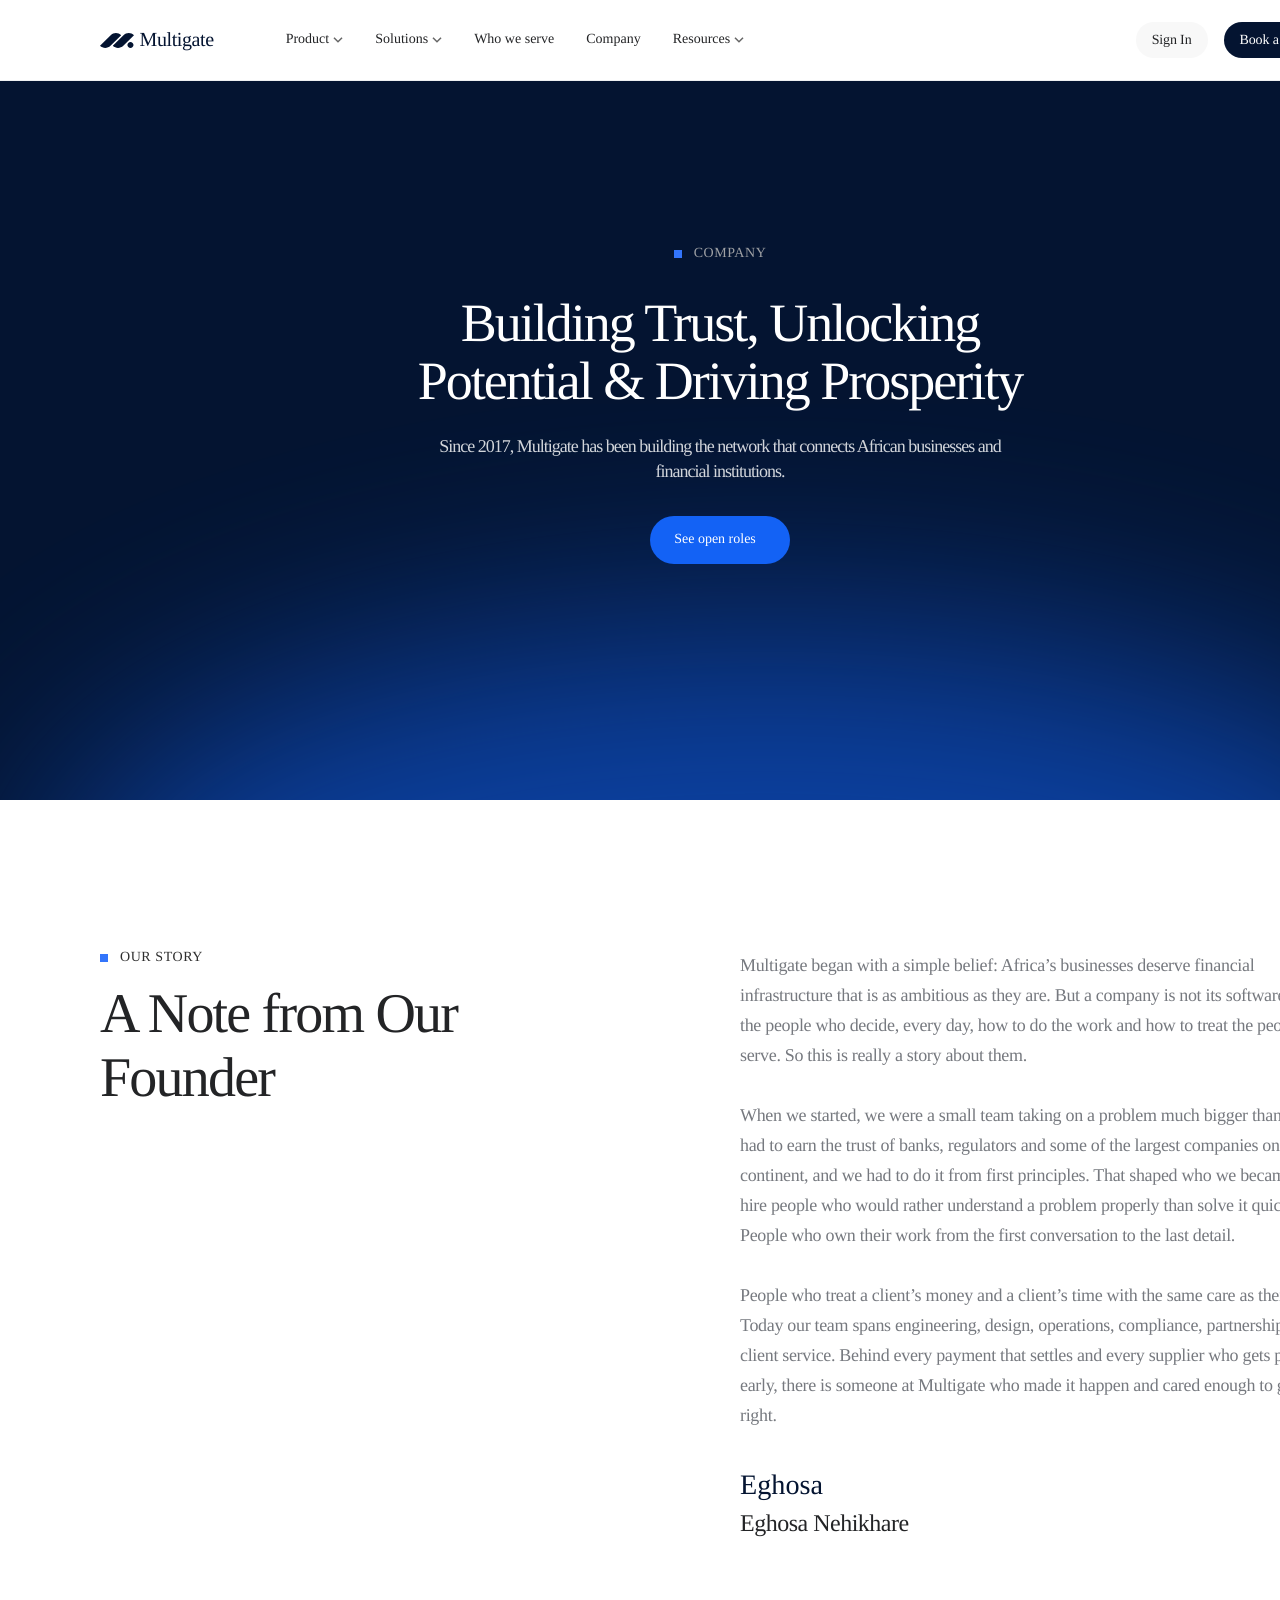
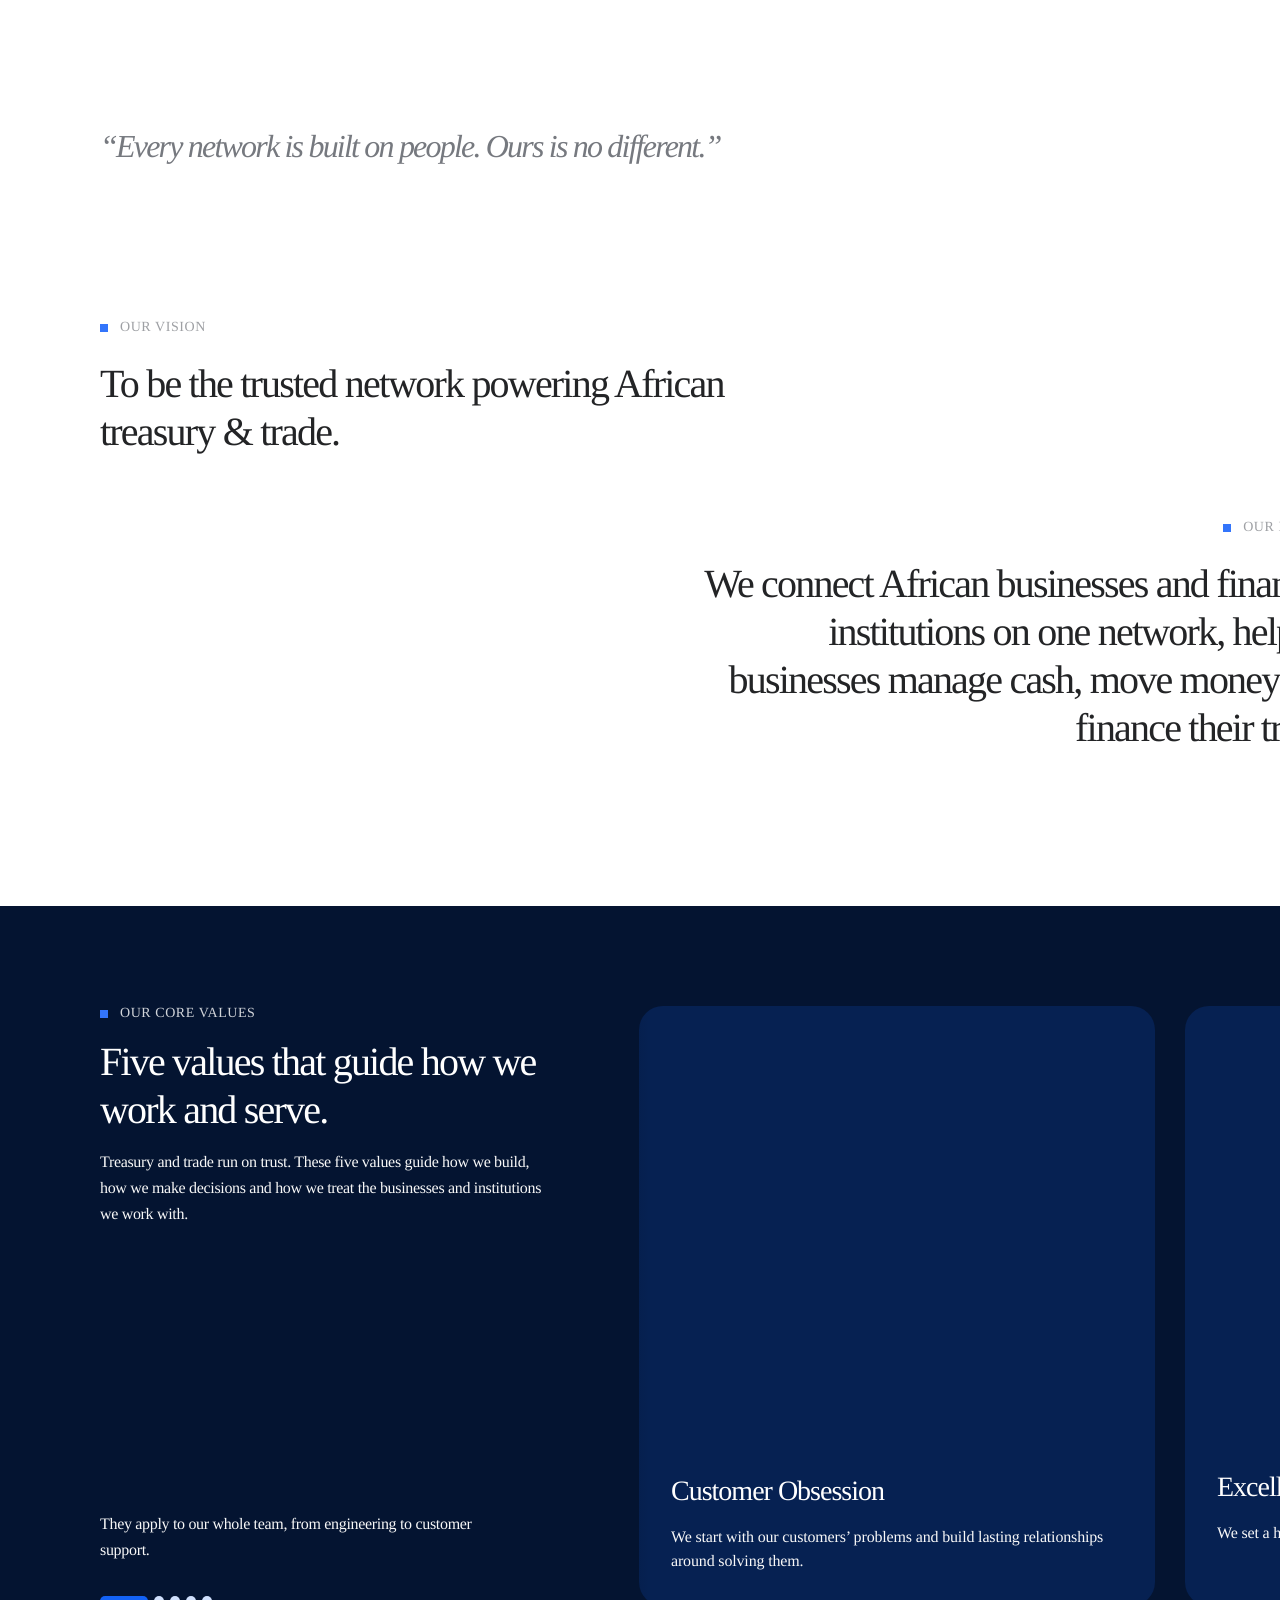
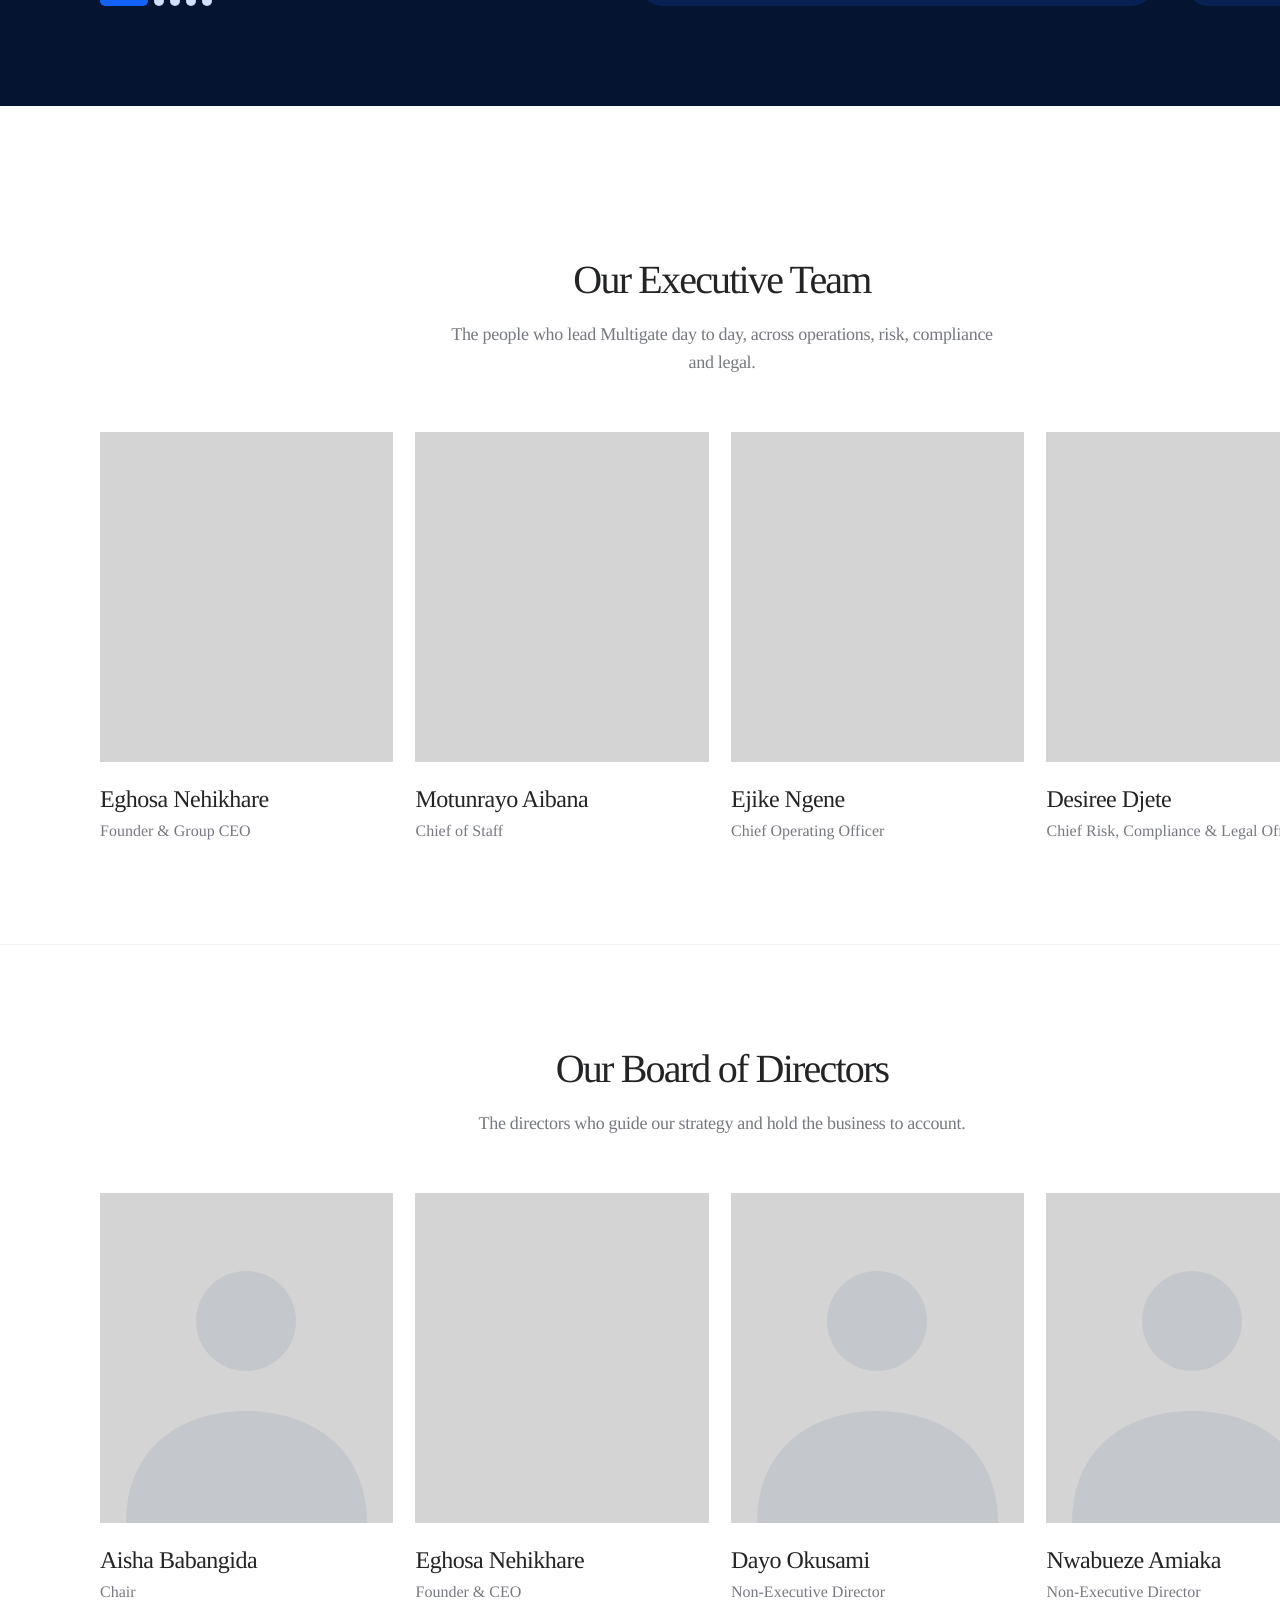
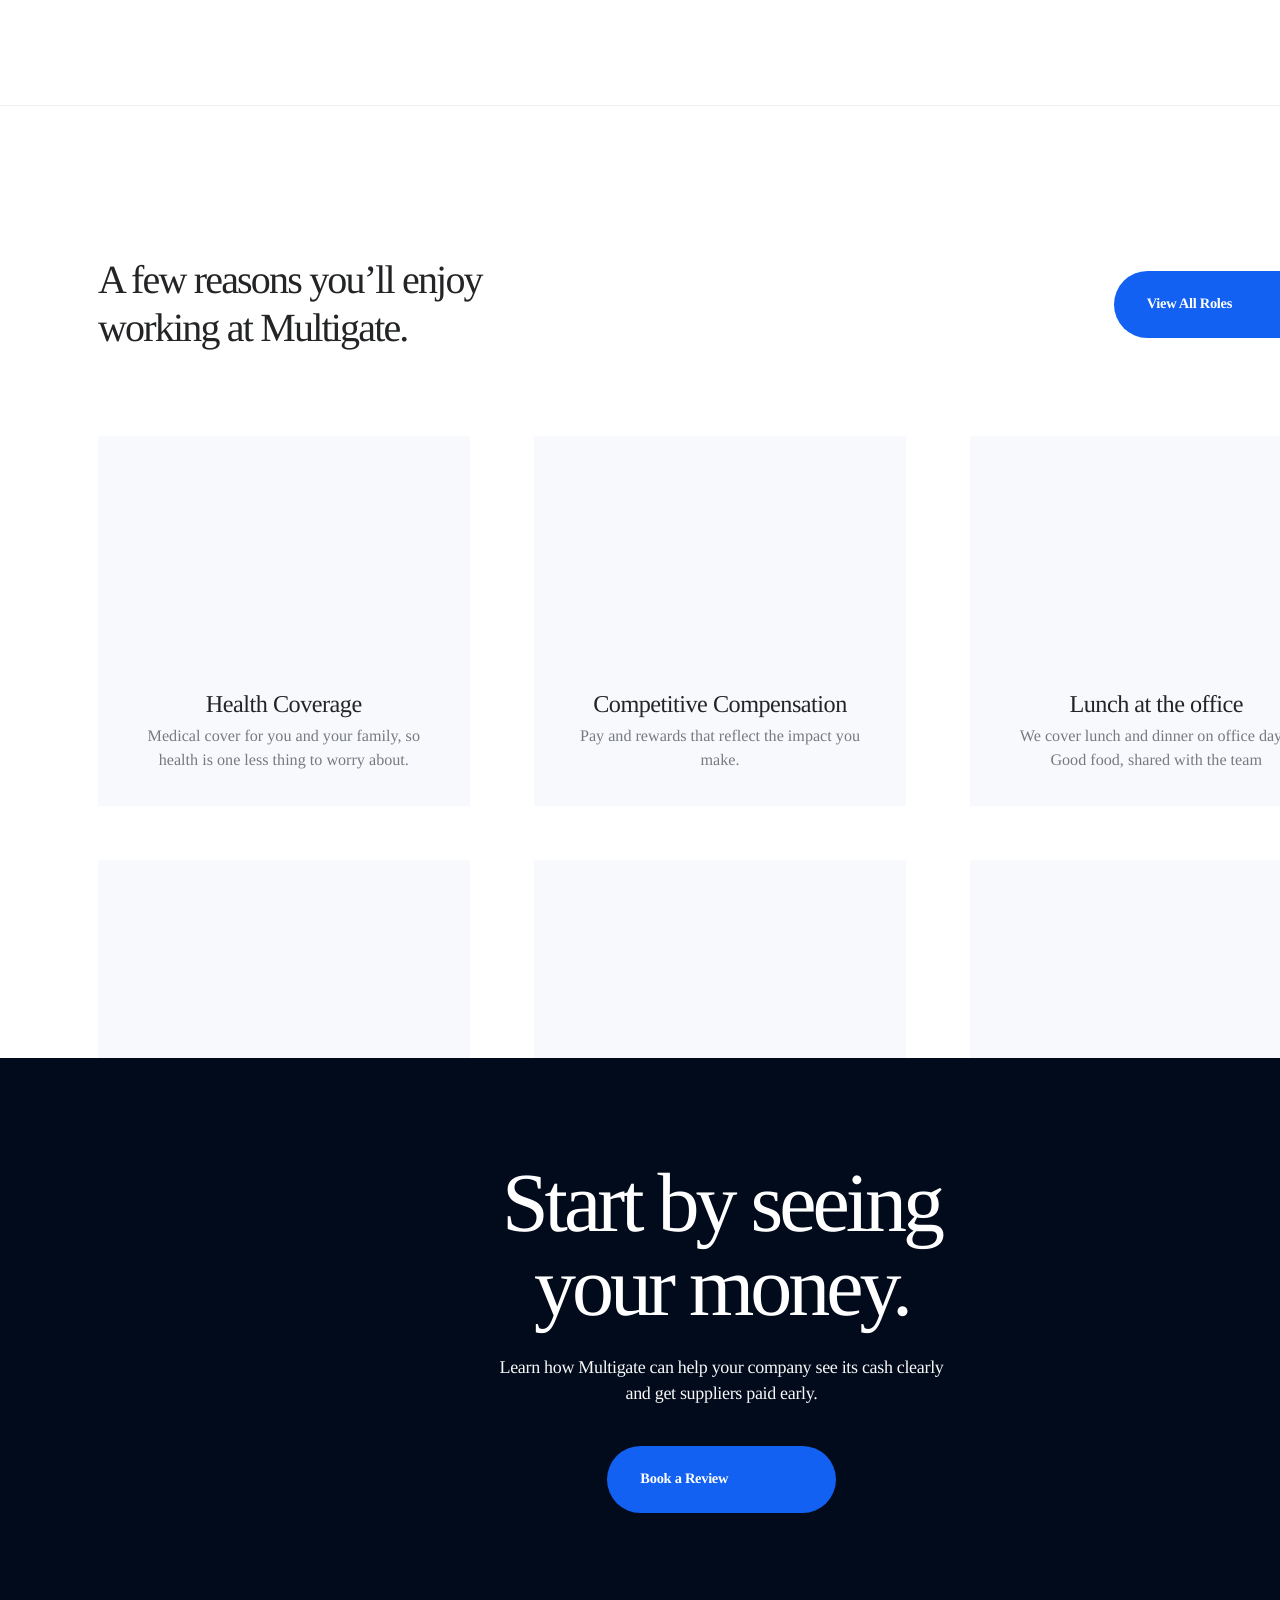
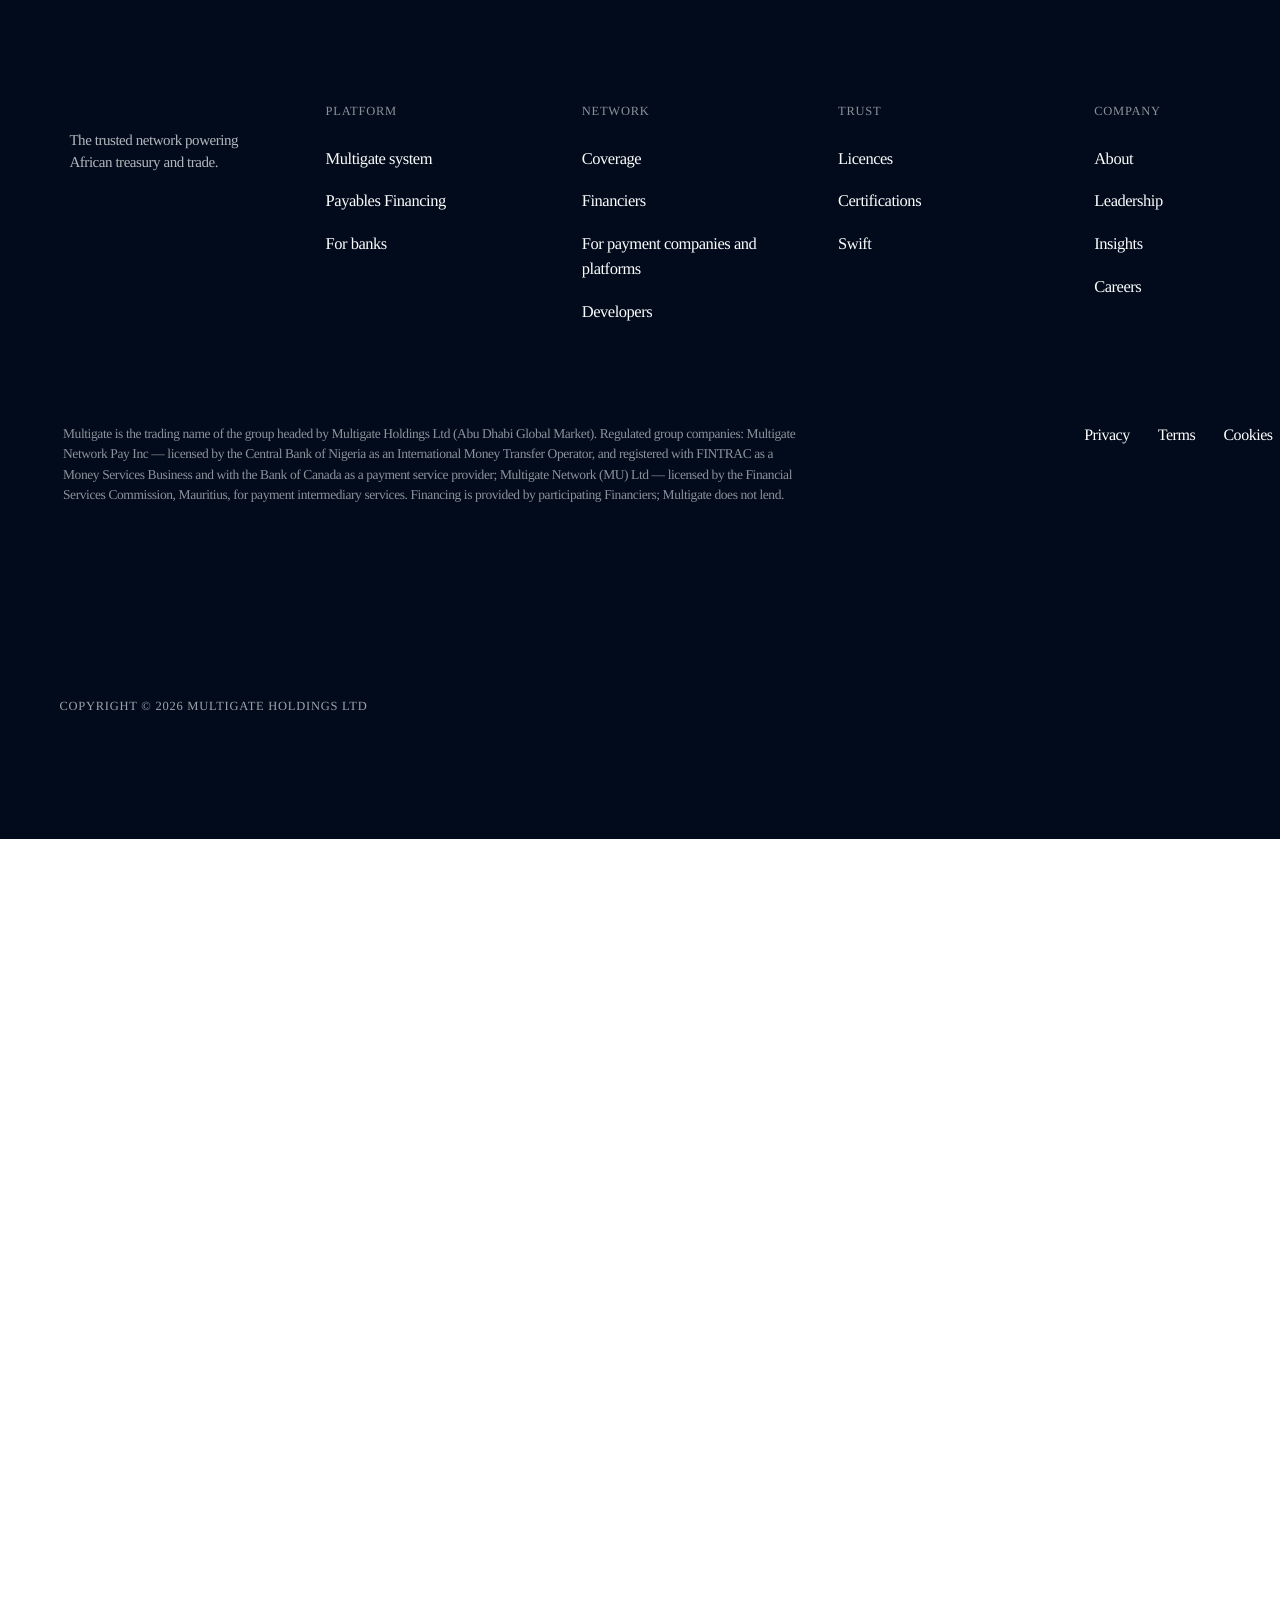
<file: about.html>
<!doctype html>
<html lang="en-GB">
<head>
<meta charset="utf-8">
<meta name="viewport" content="width=device-width, initial-scale=1">
<title>About Multigate | Building trust, unlocking potential</title>
<meta name="description" content="Since 2017, Multigate has been building the network that connects African businesses and financial institutions.">
<link rel="stylesheet" href="assets/pf/fonts.css">
<link rel="stylesheet" href="assets/pf/about.css">
<link rel="stylesheet" href="assets/pf/motion.css">
<link rel="stylesheet" href="assets/pf/mobile.css">
<link rel="stylesheet" href="assets/pf/about-mobile.css">
<script>document.documentElement.classList.add("pf-js")</script>
</head>
<body>
<section id="header" class="pf-sec" style="--h:800px;background:#041431"><div class="pf-in" style="height:800px"><div class="absolute bg-white border-b border-solid border-[#eff0f2] flex items-center justify-between left-0 px-[100px] py-[22px] top-0 w-[1440px] z-10" id="ab-nav">
<div class="flex gap-[40px] items-center shrink-0">
<a href="./" class="flex items-center pr-[16px] py-[8px] shrink-0"><div class="flex gap-[6px] items-center shrink-0"><div class="h-[15px] relative shrink-0 w-[33.5px]"><img alt="" class="absolute block inset-0 size-full" src="assets/pf/about/logo.svg"></div><p class="font-['DM_Sans'] fw-500 leading-none text-[20px] text-[#041431] tracking-[-0.4px] whitespace-nowrap">Multigate</p></div></a>
<div class="flex items-center shrink-0"><div class="flex gap-[4px] items-center px-[16px] py-[8px] relative rounded-[8px] shrink-0"><div class="flex flex-col font-['Inter'] fw-500 justify-center leading-[0] text-[14px] text-[#232426] whitespace-nowrap"><p class="leading-[20px]">Product</p></div><div class="flex flex-col h-[6px] items-start justify-center shrink-0 w-[10px]"><div class="h-[6px] relative shrink-0 w-[10px]"><img alt="" class="absolute block inset-0 size-full" src="assets/pf/about/chev.svg"></div></div></div><div class="flex gap-[4px] items-center px-[16px] py-[8px] relative rounded-[8px] shrink-0"><div class="flex flex-col font-['Inter'] fw-500 justify-center leading-[0] text-[14px] text-[#232426] whitespace-nowrap"><p class="leading-[20px]">Solutions</p></div><div class="flex flex-col h-[6px] items-start justify-center shrink-0 w-[10px]"><div class="h-[6px] relative shrink-0 w-[10px]"><img alt="" class="absolute block inset-0 size-full" src="assets/pf/about/chev.svg"></div></div></div><div class="flex gap-[4px] items-center px-[16px] py-[8px] relative rounded-[8px] shrink-0"><div class="flex flex-col font-['DM_Sans'] fw-500 justify-center leading-[0] text-[14px] text-[#232426] whitespace-nowrap"><p class="leading-[20px]">Who we serve</p></div></div><div class="flex gap-[4px] items-center px-[16px] py-[8px] relative rounded-[8px] shrink-0"><div class="flex flex-col font-['DM_Sans'] fw-500 justify-center leading-[0] text-[14px] text-[#232426] whitespace-nowrap"><p class="leading-[20px]">Company</p></div></div><div class="flex gap-[4px] items-center px-[16px] py-[8px] relative rounded-[8px] shrink-0"><div class="flex flex-col font-['DM_Sans'] fw-500 justify-center leading-[0] text-[14px] text-[#232426] whitespace-nowrap"><p class="leading-[20px]">Resources</p></div><div class="flex flex-col h-[6px] items-start justify-center shrink-0 w-[10px]"><div class="h-[6px] relative shrink-0 w-[10px]"><img alt="" class="absolute block inset-0 size-full" src="assets/pf/about/chev2.svg"></div></div></div></div></div>
<div class="flex gap-[16px] h-[36px] items-center justify-end pl-[62px] shrink-0 w-[250px]">
<a href="#" class="bg-[#f8f8f8] flex h-[36px] items-center justify-center px-[16px] rounded-[200px] shrink-0 font-['Inter'] fw-500 text-[14px] text-[#232426] tracking-[-0.14px] whitespace-nowrap">Sign In</a>
<a href="#" class="bg-[#041431] flex h-[36px] items-center justify-center px-[16px] rounded-[200px] shrink-0 font-['Inter'] fw-500 text-[14px] text-white tracking-[-0.14px] whitespace-nowrap">Book a Review</a></div></div>
<div class="absolute h-[579.6px] left-[43px] top-[627px] w-[1449px]"><div class="absolute inset-[-38.46%_-15.38%]"><img alt="" class="block size-full" src="assets/pf/about/glow-net.svg"></div></div>
<div class="absolute h-[245.215px] left-[331px] top-[734px] w-[713.354px]"><div class="absolute inset-[-59.09%_-20.31%]"><img alt="" class="block size-full" src="assets/pf/about/glow-gro.svg"></div></div>
<div class="absolute flex flex-col gap-[32px] items-center left-[380px] top-[246px] w-[680px]">
<div class="flex flex-col gap-[32px] items-center shrink-0 w-full">
<div class="flex gap-[12px] items-center px-[10px] shrink-0"><div class="bg-[#3375fb] shrink-0 size-[8px]"></div><p class="font-['JetBrains_Mono'] fw-500 leading-[normal] text-[14px] tracking-[0.56px] uppercase whitespace-nowrap text-[#9ea0a4]">Company</p></div>
<div class="flex flex-col gap-[24px] items-center leading-[0] shrink-0 text-center w-full">
<div class="flex flex-col font-['PT_Serif'] fw-400 justify-center min-w-full text-[54px] text-white tracking-[-2px]"><p class="leading-[58px]">Building Trust, Unlocking Potential &amp; Driving Prosperity</p></div>
<div class="flex flex-col font-['DM_Sans'] fw-500 justify-center text-[18px] text-[rgba(255,255,255,0.82)] tracking-[-1px] w-[590px]"><p class="leading-[1.4]">Since 2017, Multigate has been building the network that connects African businesses and financial institutions.</p></div>
</div></div>
<a href="#" class="bg-[#1362f5] flex gap-[12px] items-center justify-center overflow-clip pl-[24px] pr-[16px] py-[16px] rounded-[200px] shrink-0"><p class="font-['DM_Sans'] fw-500 leading-[normal] text-[14px] text-white whitespace-nowrap">See open roles</p><div class="relative shrink-0 size-[6px]"><img alt="" class="absolute block inset-0 size-full" src="assets/pf/about/arrow.svg"></div></a>
</div>
<div class="absolute h-[108px] left-[836px] top-[694px] w-[604px]"><img alt="" class="absolute block inset-0 size-full" src="assets/pf/about/curve.svg"></div>
<div class="absolute bg-white" style="left:1439px;top:694px;width:3200px;height:108px"></div></div></section>
<section id="story" class="pf-sec" style="--h:1706px;background:#fff"><div class="pf-in" style="height:1706px"><div class="absolute left-[100px] top-[150px] w-[1240px] flex flex-col gap-[150px] items-start">
<div class="flex h-[622px] items-start shrink-0 w-full">
<div class="flex flex-[1_0_0] flex-col gap-[16px] items-start min-w-px"><div class="flex gap-[12px] items-center shrink-0"><div class="bg-[#3375fb] shrink-0 size-[8px]"></div><p class="font-['JetBrains_Mono'] fw-500 leading-[normal] text-[14px] tracking-[0.56px] uppercase whitespace-nowrap text-[rgba(0,0,0,0.82)]">Our Story</p></div>
<div class="flex flex-col font-['PT_Serif'] fw-400 justify-center leading-[0] text-[56px] text-[#232426] tracking-[-1.8px] w-[372px]"><p class="leading-[64px]">A Note from Our Founder</p></div></div>
<div class="flex flex-col gap-[40px] items-start shrink-0 w-[600px]">
<div class="flex flex-col font-['DM_Sans'] fw-400 justify-center leading-[0] text-[18px] text-[#76797f] tracking-[-0.32px] w-full whitespace-pre-wrap">
<p class="leading-[30px] mb-0">Multigate began with a simple belief: Africa’s businesses deserve financial infrastructure that is as ambitious as they are. But a company is not its software. It’s the people who decide, every day, how to do the work and how to treat the people we serve. So this is really a story about them.</p><p class="leading-[30px] mb-0">&#8203;</p>
<p class="leading-[30px] mb-0">When we started, we were a small team taking on a problem much bigger than us. We had to earn the trust of banks, regulators and some of the largest companies on the continent, and we had to do it from first principles. That shaped who we became. We hire people who would rather understand a problem properly than solve it quickly. People who own their work from the first conversation to the last detail. </p><p class="leading-[30px] mb-0">&#8203;</p>
<p class="leading-[30px]">People who treat a client’s money and a client’s time with the same care as their own. Today our team spans engineering, design, operations, compliance, partnerships and client service. Behind every payment that settles and every supplier who gets paid early, there is someone at Multigate who made it happen and cared enough to get it right.</p></div>
<div class="flex flex-col gap-[4px] items-start whitespace-nowrap"><p class="font-['Allura'] fw-400 leading-[32px] text-[#041431] text-[28.206px]">Eghosa</p><div class="flex flex-col font-['PT_Serif'] fw-400 justify-center leading-[0] text-[24px] text-[#232426] tracking-[-0.5px]"><p class="leading-[36px]">Eghosa Nehikhare </p></div></div>
</div></div>
<div class="flex flex-col gap-[150px] items-start shrink-0 w-full">
<div class="flex flex-col font-['PT_Serif'] italic fw-400 justify-center leading-[0] text-[32px] text-[#76797f] tracking-[-1.8px] w-full"><p class="leading-[48px]">“Every network is built on people. Ours is no different.”</p></div>
<div class="flex flex-col gap-[64px] items-start shrink-0 w-full">
<div class="flex flex-col gap-[24px] items-start justify-center w-full"><div class="flex gap-[12px] items-center shrink-0"><div class="bg-[#3375fb] shrink-0 size-[8px]"></div><p class="font-['JetBrains_Mono'] fw-500 leading-[normal] text-[14px] tracking-[0.56px] uppercase whitespace-nowrap text-[#9ea0a4]">OUR VISION</p></div>
<div class="flex flex-col font-['PT_Serif'] fw-400 justify-center leading-[0] text-[40px] text-[#232426] tracking-[-1.8px] w-[652px]"><p class="leading-[48px]">To be the trusted network powering African treasury &amp; trade.</p></div></div>
<div class="flex flex-col gap-[24px] items-end justify-center w-full"><div class="flex gap-[12px] items-center shrink-0"><div class="bg-[#3375fb] shrink-0 size-[8px]"></div><p class="font-['JetBrains_Mono'] fw-500 leading-[normal] text-[14px] tracking-[0.56px] uppercase whitespace-nowrap text-[#9ea0a4]">OUR MISSION</p></div>
<div class="flex flex-col font-['PT_Serif'] fw-400 justify-center leading-[0] text-[40px] text-[#232426] text-right tracking-[-1.8px] w-[652px]"><p class="leading-[48px]">We connect African businesses and financial institutions on one network, helping businesses manage cash, move money and finance their trade.</p></div></div>
</div></div></div></div></section>
<section id="values" class="pf-sec" style="--h:800px;background:#041431"><div class="pf-in" style="height:800px"><div class="absolute left-[100px] top-[100px] w-[1340px] h-[600px] flex gap-[80px] items-center">
<div class="flex flex-col gap-[32px] items-start shrink-0 w-[459px] relative z-[3] pf-vl">
<div class="flex flex-col h-[558px] items-start justify-between shrink-0 w-full">
<div class="flex flex-col gap-[16px] items-start shrink-0 w-full"><div class="flex gap-[12px] items-center shrink-0"><div class="bg-[#3375fb] shrink-0 size-[8px]"></div><p class="font-['JetBrains_Mono'] fw-500 leading-[normal] text-[14px] tracking-[0.56px] uppercase whitespace-nowrap text-[rgba(255,255,255,0.82)]">Our core values</p></div>
<div class="flex flex-col font-['PT_Serif'] fw-400 justify-center leading-[0] text-[40px] text-white tracking-[-1.8px] w-[458px]"><p class="leading-[48px]">Five values that guide how we work and serve.</p></div>
<div class="flex flex-col font-['Inter'] fw-400 justify-center leading-[0] text-[16px] text-[#f8f8f8] tracking-[-0.32px] w-[458px]"><p class="leading-[26px]">Treasury and trade run on trust. These five values guide how we build, how we make decisions and how we treat the businesses and institutions we work with.</p></div></div>
<div class="flex flex-col items-start shrink-0 w-[458px]"><div class="flex flex-col font-['DM_Sans'] fw-400 justify-center leading-[0] text-[16px] text-[#f8f8f8] tracking-[-0.32px] w-[419px]"><p class="leading-[26px]">They apply to our whole team, from engineering to customer support.</p></div></div></div>
<div class="flex gap-[6px] items-center shrink-0 pf-vd"><div class="bg-[#1362f5] h-[10px] rounded-[900px] shrink-0 w-[48px]"></div><div class="bg-[#d0e0fd] rounded-[900px] shrink-0 size-[10px]"></div><div class="bg-[#d0e0fd] rounded-[900px] shrink-0 size-[10px]"></div><div class="bg-[#d0e0fd] rounded-[900px] shrink-0 size-[10px]"></div><div class="bg-[#d0e0fd] rounded-[900px] shrink-0 size-[10px]"></div></div></div>
<div class="flex gap-[30px] items-center shrink-0 pf-vt"><div class="bg-[#062152] h-[600px] overflow-clip relative rounded-[24px] shrink-0 w-[516px] pf-vc">
<div class="absolute bottom-0 flex flex-col gap-[16px] h-[132px] items-start left-0 pb-[32px] px-[32px] right-0">
<div class="flex flex-col font-['PT_Serif'] fw-400 justify-center leading-[0] text-[28px] text-white tracking-[-1px] w-full"><p class="leading-[36px] whitespace-nowrap">Customer Obsession</p></div>
<div class="flex flex-col font-['DM_Sans'] fw-400 justify-center leading-[0] text-[16px] text-[#f8f8f8] tracking-[-0.16px] w-full"><p class="leading-[24px]">We start with our customers’ problems and build lasting relationships around solving them.</p></div></div>
<div class="absolute inset-[16%_25.78%_42.81%_25.78%]"><div class="absolute inset-[-0.2%]"><img alt="" class="block size-full" src="assets/pf/about/v-customer.svg"></div></div></div><div class="bg-[#062152] h-[600px] overflow-clip relative rounded-[24px] shrink-0 w-[516px] pf-vc">
<div class="absolute bottom-0 flex flex-col gap-[16px] h-[136px] items-start left-0 pb-[32px] px-[32px] right-0">
<div class="flex flex-col font-['PT_Serif'] fw-400 justify-center leading-[0] text-[28px] text-white tracking-[-1px] w-full"><p class="leading-[36px] whitespace-nowrap">Excellence</p></div>
<div class="flex flex-col font-['DM_Sans'] fw-400 justify-center leading-[0] text-[16px] text-[#f8f8f8] tracking-[-0.16px] w-full"><p class="leading-[24px]">We set a high standard for our work and keep raising it.</p></div></div>
<div class="absolute left-[83px] overflow-clip size-[350px] top-[56px]"><div class="absolute inset-[9.67%_22.67%_7.95%_17.95%]"><div class="absolute inset-[-0.15%_-0.21%]"><img alt="" class="block size-full" src="assets/pf/about/v-excellence.svg"></div></div></div></div><div class="bg-[#062152] h-[600px] overflow-clip relative rounded-[24px] shrink-0 w-[516px] pf-vc">
<div class="absolute bottom-0 flex flex-col gap-[16px] items-start left-0 pb-[32px] px-[32px] right-0">
<div class="flex flex-col font-['PT_Serif'] fw-400 justify-center leading-[0] text-[28px] text-white tracking-[-1px] w-full"><p class="leading-[36px] whitespace-nowrap">Agility &amp; Innovation</p></div>
<div class="flex flex-col font-['DM_Sans'] fw-400 justify-center leading-[0] text-[16px] text-[#f8f8f8] tracking-[-0.16px] w-full"><p class="leading-[24px]">We adapt quickly and bring fresh ideas to hard problems, without losing precision.</p></div></div>
<div class="absolute left-[83px] overflow-clip size-[350px] top-[59px]"><div class="absolute inset-[9.42%_19.98%_7.1%_19.98%]"><div class="absolute inset-[-0.15%_-0.21%]"><img alt="" class="block size-full" src="assets/pf/about/v-agility.svg"></div></div></div></div><div class="bg-[#062152] h-[600px] overflow-clip relative rounded-[24px] shrink-0 w-[516px] pf-vc">
<div class="absolute bottom-0 flex flex-col gap-[16px] h-[132px] items-start left-0 pb-[32px] px-[32px] right-0">
<div class="flex flex-col font-['PT_Serif'] fw-400 justify-center leading-[0] text-[28px] text-white tracking-[-1px] w-full"><p class="leading-[36px] whitespace-nowrap">Trust &amp; Accountability</p></div>
<div class="flex flex-col font-['DM_Sans'] fw-400 justify-center leading-[0] text-[16px] text-[#f8f8f8] tracking-[-0.16px] w-full"><p class="leading-[24px]">We do what we say, act with integrity and own the outcome.</p></div></div>
<div class="absolute left-[108px] overflow-clip size-[300px] top-[85px]"><div class="absolute inset-[3.45%_10.85%_2.23%_1.48%]"><div class="absolute inset-[-0.13%_-0.14%]"><img alt="" class="block size-full" src="assets/pf/about/v-trust.svg"></div></div></div></div><div class="bg-[#062152] h-[600px] overflow-clip relative rounded-[24px] shrink-0 w-[516px] pf-vc">
<div class="absolute bottom-0 flex flex-col gap-[16px] items-start left-0 pb-[32px] px-[32px] right-0">
<div class="flex flex-col font-['PT_Serif'] fw-400 justify-center leading-[0] text-[28px] text-white tracking-[-1px] w-full"><p class="leading-[36px] whitespace-nowrap">Empowerment &amp; Ownership</p></div>
<div class="flex flex-col font-['DM_Sans'] fw-400 justify-center leading-[0] text-[16px] text-[#f8f8f8] tracking-[-0.16px] w-full"><p class="leading-[24px]">Our team members lead in their own areas and take ownership of the results.</p></div></div>
<div class="absolute left-[108px] overflow-clip size-[300px] top-[82px]"><div class="absolute inset-[7.23%_5.58%_-0.1%_9.23%]"><div class="absolute inset-[-0.13%_-0.15%]"><img alt="" class="block size-full" src="assets/pf/about/v-empower.svg"></div></div></div></div></div></div></div></section>
<section id="crew" class="pf-sec" style="--h:2552px;background:#fff"><div class="pf-in" style="height:2552px"><div class="absolute left-[100px] top-[150px] w-[1244px] flex flex-col gap-[150px] items-start pf-crewflow"><div class="relative w-[1244px] flex flex-col gap-[100px] items-center shrink-0 pf-team">
<div class="flex flex-col gap-[56px] items-center shrink-0 w-full pf-grp"><div class="flex flex-col gap-[16px] items-center text-center w-full"><p class="font-['PT_Serif'] fw-400 text-[40px] leading-[48px] text-[#232426] tracking-[-1.8px]">Our Executive Team</p><p class="font-['DM_Sans'] fw-400 text-[18px] leading-[28px] text-[#76797f] tracking-[-0.3px] max-w-[560px]">The people who lead Multigate day to day, across operations, risk, compliance and legal.</p></div>
<div class="flex gap-[22px] items-start shrink-0 w-full pf-leads"><div class="flex flex-col gap-[20px] items-start shrink-0 w-[293.491px]"><div class="bg-[#d4d4d4] h-[330.178px] overflow-clip relative shrink-0 w-full">
<div class="absolute h-[155.31px] left-[46.96px] top-[55.76px] w-[178.296px]"><div class="absolute inset-[-80%_-69.69%]"><img alt="" class="block size-full" src="assets/pf/about/ellipse.svg"></div></div>
<div class="absolute h-[526.083px] right-[-63.44px] top-0 w-[420.764px]"><img alt="Eghosa Nehikhare" class="absolute inset-0 object-cover pointer-events-none size-full" src="assets/pf/about/ceo.webp"></div></div>
<div class="flex flex-col gap-[2px] items-start whitespace-nowrap"><div class="flex flex-col font-['PT_Serif'] fw-400 justify-center leading-[0] text-[24px] text-[#232426] tracking-[-0.5px]"><p class="leading-[36px]">Eghosa Nehikhare</p></div>
<p class="font-['DM_Sans'] fw-400 leading-[24px] text-[16px] text-[#76797f]">Founder &amp; Group CEO</p></div></div><div class="flex flex-col gap-[20px] items-start shrink-0 w-[293.491px]"><div class="bg-[#d4d4d4] h-[330.178px] overflow-clip relative shrink-0 w-full">
<div class="absolute h-[155.31px] left-[46.96px] top-[55.76px] w-[178.296px]"><div class="absolute inset-[-80%_-69.69%]"><img alt="" class="block size-full" src="assets/pf/about/ellipse.svg"></div></div>
<div class="absolute h-[459.078px] right-[-14.67px] top-[-10.27px] w-[323.574px]"><img alt="Motunrayo Aibana" class="absolute inset-0 object-cover pointer-events-none size-full" src="assets/pf/about/cos.webp"></div></div>
<div class="flex flex-col gap-[2px] items-start whitespace-nowrap"><div class="flex flex-col font-['PT_Serif'] fw-400 justify-center leading-[0] text-[24px] text-[#232426] tracking-[-0.5px]"><p class="leading-[36px]">Motunrayo Aibana</p></div>
<p class="font-['DM_Sans'] fw-400 leading-[24px] text-[16px] text-[#76797f]">Chief of Staff</p></div></div><div class="flex flex-col gap-[20px] items-start shrink-0 w-[293.491px]"><div class="bg-[#d4d4d4] h-[330.178px] overflow-clip relative shrink-0 w-full">
<div class="absolute h-[155.31px] left-[46.96px] top-[55.76px] w-[178.296px]"><div class="absolute inset-[-80%_-69.69%]"><img alt="" class="block size-full" src="assets/pf/about/ellipse.svg"></div></div>
<div class="absolute h-[313.577px] right-[-19.59px] top-[16.88px] w-[318.223px]"><img alt="Ejike Ngene" class="absolute inset-0 object-cover pointer-events-none size-full" src="assets/pf/about/coo.webp"></div></div>
<div class="flex flex-col gap-[2px] items-start whitespace-nowrap"><div class="flex flex-col font-['PT_Serif'] fw-400 justify-center leading-[0] text-[24px] text-[#232426] tracking-[-0.5px]"><p class="leading-[36px]">Ejike Ngene</p></div>
<p class="font-['DM_Sans'] fw-400 leading-[24px] text-[16px] text-[#76797f]">Chief Operating Officer</p></div></div><div class="flex flex-col gap-[20px] items-start shrink-0 w-[293.491px]"><div class="bg-[#d4d4d4] h-[330.178px] overflow-clip relative shrink-0 w-full">
<div class="absolute h-[155.31px] left-[46.96px] top-[55.76px] w-[178.296px]"><div class="absolute inset-[-80%_-69.69%]"><img alt="" class="block size-full" src="assets/pf/about/ellipse.svg"></div></div>
<div class="absolute h-[393.941px] right-0 rounded-[10.277px] top-[-8.07px] w-[276.615px]"><img alt="Desiree Djete" class="absolute inset-0 object-cover pointer-events-none size-full" src="assets/pf/about/cro.webp"></div></div>
<div class="flex flex-col gap-[2px] items-start whitespace-nowrap"><div class="flex flex-col font-['PT_Serif'] fw-400 justify-center leading-[0] text-[24px] text-[#232426] tracking-[-0.5px]"><p class="leading-[36px]">Desiree Djete</p></div>
<p class="font-['DM_Sans'] fw-400 leading-[24px] text-[16px] text-[#76797f]">Chief Risk, Compliance &amp; Legal Officer</p></div></div></div></div>
<div class="h-px bg-[#eff0f2] shrink-0 pf-hr" style="width:3200px"></div>
<div class="flex flex-col gap-[56px] items-center shrink-0 w-full pf-grp"><div class="flex flex-col gap-[16px] items-center text-center w-full"><p class="font-['PT_Serif'] fw-400 text-[40px] leading-[48px] text-[#232426] tracking-[-1.8px]">Our Board of Directors</p><p class="font-['DM_Sans'] fw-400 text-[18px] leading-[28px] text-[#76797f] tracking-[-0.3px] max-w-[560px]">The directors who guide our strategy and hold the business to account.</p></div>
<div class="flex gap-[22px] items-start shrink-0 w-full pf-board"><div class="flex flex-col gap-[20px] items-start shrink-0 w-[293.491px]"><div class="bg-[#d4d4d4] h-[330.178px] overflow-clip relative shrink-0 w-full">
<div class="absolute h-[155.31px] left-[46.96px] top-[55.76px] w-[178.296px]"><div class="absolute inset-[-80%_-69.69%]"><img alt="" class="block size-full" src="assets/pf/about/ellipse.svg"></div></div><svg class="absolute inset-0 size-full" viewBox="0 0 293.491 330.178" preserveAspectRatio="xMidYMid slice"><circle cx="146" cy="128" r="50" fill="#c4c7cc"/><path d="M26 330.178C26 252 84 218 146 218C208 218 267 252 267 330.178Z" fill="#c4c7cc"/></svg></div>
<div class="flex flex-col gap-[2px] items-start whitespace-nowrap"><div class="flex flex-col font-['PT_Serif'] fw-400 justify-center leading-[0] text-[24px] text-[#232426] tracking-[-0.5px]"><p class="leading-[36px]">Aisha Babangida</p></div>
<p class="font-['DM_Sans'] fw-400 leading-[24px] text-[16px] text-[#76797f]">Chair</p></div></div><div class="flex flex-col gap-[20px] items-start shrink-0 w-[293.491px]"><div class="bg-[#d4d4d4] h-[330.178px] overflow-clip relative shrink-0 w-full">
<div class="absolute h-[155.31px] left-[46.96px] top-[55.76px] w-[178.296px]"><div class="absolute inset-[-80%_-69.69%]"><img alt="" class="block size-full" src="assets/pf/about/ellipse.svg"></div></div>
<div class="absolute h-[526.083px] right-[-63.44px] top-0 w-[420.764px]"><img alt="Eghosa Nehikhare" class="absolute inset-0 object-cover pointer-events-none size-full" src="assets/pf/about/ceo.webp"></div></div>
<div class="flex flex-col gap-[2px] items-start whitespace-nowrap"><div class="flex flex-col font-['PT_Serif'] fw-400 justify-center leading-[0] text-[24px] text-[#232426] tracking-[-0.5px]"><p class="leading-[36px]">Eghosa Nehikhare</p></div>
<p class="font-['DM_Sans'] fw-400 leading-[24px] text-[16px] text-[#76797f]">Founder &amp; CEO</p></div></div><div class="flex flex-col gap-[20px] items-start shrink-0 w-[293.491px]"><div class="bg-[#d4d4d4] h-[330.178px] overflow-clip relative shrink-0 w-full">
<div class="absolute h-[155.31px] left-[46.96px] top-[55.76px] w-[178.296px]"><div class="absolute inset-[-80%_-69.69%]"><img alt="" class="block size-full" src="assets/pf/about/ellipse.svg"></div></div><svg class="absolute inset-0 size-full" viewBox="0 0 293.491 330.178" preserveAspectRatio="xMidYMid slice"><circle cx="146" cy="128" r="50" fill="#c4c7cc"/><path d="M26 330.178C26 252 84 218 146 218C208 218 267 252 267 330.178Z" fill="#c4c7cc"/></svg></div>
<div class="flex flex-col gap-[2px] items-start whitespace-nowrap"><div class="flex flex-col font-['PT_Serif'] fw-400 justify-center leading-[0] text-[24px] text-[#232426] tracking-[-0.5px]"><p class="leading-[36px]">Dayo Okusami</p></div>
<p class="font-['DM_Sans'] fw-400 leading-[24px] text-[16px] text-[#76797f]">Non-Executive Director</p></div></div><div class="flex flex-col gap-[20px] items-start shrink-0 w-[293.491px]"><div class="bg-[#d4d4d4] h-[330.178px] overflow-clip relative shrink-0 w-full">
<div class="absolute h-[155.31px] left-[46.96px] top-[55.76px] w-[178.296px]"><div class="absolute inset-[-80%_-69.69%]"><img alt="" class="block size-full" src="assets/pf/about/ellipse.svg"></div></div><svg class="absolute inset-0 size-full" viewBox="0 0 293.491 330.178" preserveAspectRatio="xMidYMid slice"><circle cx="146" cy="128" r="50" fill="#c4c7cc"/><path d="M26 330.178C26 252 84 218 146 218C208 218 267 252 267 330.178Z" fill="#c4c7cc"/></svg></div>
<div class="flex flex-col gap-[2px] items-start whitespace-nowrap"><div class="flex flex-col font-['PT_Serif'] fw-400 justify-center leading-[0] text-[24px] text-[#232426] tracking-[-0.5px]"><p class="leading-[36px]">Nwabueze Amiaka</p></div>
<p class="font-['DM_Sans'] fw-400 leading-[24px] text-[16px] text-[#76797f]">Non-Executive Director</p></div></div></div></div>
<div class="h-px bg-[#eff0f2] shrink-0 pf-hr" style="width:3200px"></div></div><div class="relative -ml-[2px] w-[1245px] flex flex-col gap-[83.808px] items-start shrink-0">
<div class="flex items-center justify-between shrink-0 w-[1244px]"><div class="flex flex-col font-['PT_Serif'] fw-400 justify-center leading-[0] text-[40px] text-[#232426] tracking-[-1.8175px] w-[424.088px]"><p class="leading-[48px]">A few reasons you’ll enjoy working at Multigate.</p></div>
<a href="#" class="bg-[#1261f2] flex items-center justify-between overflow-clip pl-[33.072px] pr-[24.804px] py-[24.804px] rounded-[206.701px] shrink-0 w-[228.404px]"><p class="font-['DM_Sans'] fw-600 leading-[normal] text-[14.469px] text-white tracking-[-0.2894px] whitespace-nowrap">View All Roles</p><div class="relative shrink-0 size-[6.201px]"><img alt="" class="absolute block inset-0 size-full" src="assets/pf/about/p-arrow.svg"></div></a></div>
<div class="flex flex-col gap-[54.526px] items-start shrink-0 w-full"><div class="flex gap-[64.623px] items-center shrink-0 w-full"><div class="bg-[#f7f9fd] flex flex-col gap-[16.156px] items-center p-[32.311px] shrink-0 w-[371.582px] pf-perk"><div class="overflow-clip relative shrink-0 size-[201.946px]"><div class="absolute inset-[9.17%_8.71%]"><div class="absolute inset-[-0.77%_-0.76%]"><img alt="" class="block size-full" src="assets/pf/about/p-health.svg"></div></div></div>
<div class="flex flex-col gap-[2.019px] items-center text-center w-full"><div class="flex flex-col font-['PT_Serif'] fw-400 justify-center leading-[0] text-[24.234px] text-[#232426] tracking-[-0.5049px] whitespace-nowrap"><p class="leading-[36.35px]">Health Coverage</p></div>
<p class="font-['DM_Sans'] fw-400 leading-[24.234px] text-[16.156px] text-[#76797f] w-[306.959px]">Medical cover for you and your family, so health is one less thing to worry about.</p></div></div><div class="bg-[#f7f9fd] flex flex-col gap-[16.156px] items-center p-[32.311px] shrink-0 w-[371.582px] pf-perk"><div class="overflow-clip relative shrink-0 size-[201.946px]"><div class="absolute inset-[7.71%_13.25%]"><div class="absolute inset-[-0.74%_-0.85%]"><img alt="" class="block size-full" src="assets/pf/about/p-pay.svg"></div></div></div>
<div class="flex flex-col gap-[2.019px] items-center text-center w-full"><div class="flex flex-col font-['PT_Serif'] fw-400 justify-center leading-[0] text-[24.234px] text-[#232426] tracking-[-0.5049px] whitespace-nowrap"><p class="leading-[36.35px]">Competitive Compensation</p></div>
<p class="font-['DM_Sans'] fw-400 leading-[24.234px] text-[16.156px] text-[#76797f] w-[306.959px]">Pay and rewards that reflect the impact you make.</p></div></div><div class="bg-[#f7f9fd] flex flex-col gap-[23.224px] items-center p-[32.311px] shrink-0 w-[371.582px] pf-perk"><div class="overflow-clip relative shrink-0 h-[194.878px] w-[226.18px]"><div class="absolute inset-[24.87%_6.02%_5.7%_6.25%]"><div class="absolute inset-[-1.21%_-0.83%]"><img alt="" class="block size-full" src="assets/pf/about/p-meals.svg"></div></div></div>
<div class="flex flex-col gap-[2.019px] items-center text-center w-full"><div class="flex flex-col font-['PT_Serif'] fw-400 justify-center leading-[0] text-[24.234px] text-[#232426] tracking-[-0.5049px] whitespace-nowrap"><p class="leading-[36.35px]">Lunch at the office</p></div>
<p class="font-['DM_Sans'] fw-400 leading-[24.234px] text-[16.156px] text-[#76797f] w-[306.959px]">We cover lunch and dinner on office days. Good food, shared with the team</p></div></div></div><div class="flex gap-[64.623px] items-start shrink-0 w-full"><div class="bg-[#f7f9fd] flex flex-col gap-[16.156px] items-center p-[32.311px] shrink-0 w-[371.582px] pf-perk"><div class="overflow-clip relative shrink-0 size-[201.946px]"><div class="absolute inset-[18.42%_15.75%_16.38%_15.67%]"><div class="absolute inset-[-0.96%_-0.91%]"><img alt="" class="block size-full" src="assets/pf/about/p-time.svg"></div></div></div>
<div class="flex flex-col gap-[2.019px] items-center text-center w-full"><div class="flex flex-col font-['PT_Serif'] fw-400 justify-center leading-[0] text-[24.234px] text-[#232426] tracking-[-0.5049px] whitespace-nowrap"><p class="leading-[36.35px]">Time Off</p></div>
<p class="font-['DM_Sans'] fw-400 leading-[24.234px] text-[16.156px] text-[#76797f] w-[306.959px]">Paid leave and public holidays, so you can rest and come back refreshed.</p></div></div><div class="bg-[#f7f9fd] flex flex-col gap-[16.156px] items-center p-[32.311px] shrink-0 w-[371.582px] pf-perk"><div class="overflow-clip relative shrink-0 size-[201.946px]"><div class="absolute inset-[18.5%_8.96%_18.91%_9%]"><div class="absolute inset-[-1.08%_-0.82%]"><img alt="" class="block size-full" src="assets/pf/about/p-equip.svg"></div></div></div>
<div class="flex flex-col gap-[2.019px] items-center text-center w-full"><div class="flex flex-col font-['PT_Serif'] fw-400 justify-center leading-[0] text-[24.234px] text-[#232426] tracking-[-0.5049px] whitespace-nowrap"><p class="leading-[36.35px]">Equipment</p></div>
<p class="font-['DM_Sans'] fw-400 leading-[24.234px] text-[16.156px] text-[#76797f] w-[306.959px]">The equipment and tools you need to do your best work.</p></div></div><div class="bg-[#f7f9fd] flex flex-col gap-[23.224px] items-center p-[32.311px] shrink-0 w-[371.582px] pf-perk"><div class="overflow-clip relative shrink-0 h-[195.888px] w-[242.336px]"><div class="absolute inset-[14.36%_18.21%_14.41%_17.92%]"><div class="absolute inset-[-1.09%_-0.98%]"><img alt="" class="block size-full" src="assets/pf/about/p-learn.svg"></div></div></div>
<div class="flex flex-col gap-[2.019px] items-center text-center w-full"><div class="flex flex-col font-['PT_Serif'] fw-400 justify-center leading-[0] text-[24.234px] text-[#232426] tracking-[-0.5049px] whitespace-nowrap"><p class="leading-[36.35px]">Learning</p></div>
<p class="font-['DM_Sans'] fw-400 leading-[24.234px] text-[16.156px] text-[#76797f] w-[306.959px]">A learning budget for courses, books and events that help you grow.</p></div></div></div></div></div></div></div></section>
<section id="footer" class="pf-sec" style="--h:1381px;background:#020b1c"><div class="pf-in" style="height:1381px"><div class="relative size-full">
<div class="absolute inset-[0_-10.8%_-14.91%_0]"><img alt="" class="absolute block inset-0 max-w-none size-full" src="assets/pf/footer-6f353.svg" /></div><div class="absolute inset-[44.12%_97.83%_-18.01%_2.11%]"><img alt="" class="absolute block inset-0 max-w-none size-full" src="assets/pf/footer-38629.svg" /></div><div class="absolute inset-[44.12%_-8.7%_-18.01%_108.63%]"><img alt="" class="absolute block inset-0 max-w-none size-full" src="assets/pf/footer-38629.svg" /></div><div class="absolute inset-[95.08%_-8.63%_4.84%_2.17%]"><img alt="" class="absolute block inset-0 max-w-none size-full" src="assets/pf/footer-0b321.svg" /></div><div class="absolute inset-[44.12%_80.06%_26.76%_19.87%]"><img alt="" class="absolute block inset-0 max-w-none size-full" src="assets/pf/footer-33a95.svg" /></div><div class="absolute inset-[50.37%_94.71%_49.09%_4.81%]"><img alt="" class="absolute block inset-0 max-w-none size-full" src="assets/pf/footer-d513a.svg" /></div><div class="absolute inset-[44.12%_62.33%_26.76%_37.6%]"><img alt="" class="absolute block inset-0 max-w-none size-full" src="assets/pf/footer-33a95.svg" /></div><div class="absolute inset-[44.12%_44.61%_26.76%_55.33%]"><img alt="" class="absolute block inset-0 max-w-none size-full" src="assets/pf/footer-33a95.svg" /></div><div class="absolute inset-[44.12%_26.88%_26.76%_73.05%]"><img alt="" class="absolute block inset-0 max-w-none size-full" src="assets/pf/footer-33a95.svg" /></div><div class="absolute inset-[73.15%_-8.66%_26.78%_2.15%]"><img alt="" class="absolute block inset-0 max-w-none size-full" src="assets/pf/footer-8ec9f.svg" /></div><div class="absolute inset-[99.91%_-8.63%_0.01%_2.17%]"><img alt="" class="absolute block inset-0 max-w-none size-full" src="assets/pf/footer-0b321.svg" /></div><div class="absolute inset-[44.11%_0_55.82%_2.08%]"><img alt="" class="absolute block inset-0 max-w-none size-full" src="assets/pf/footer-ad2d3.svg" /></div><p class="absolute font-['Inter'] fw-400 font-normal leading-[22.5px] left-[69.4px] not-italic text-[15px] text-[rgba(255,255,255,0.7)] top-[671.5px] tracking-[-0.445px] w-[201.2px]">The trusted network powering African treasury and trade.</p><p class="absolute font-['JetBrains_Mono'] fw-400 font-normal leading-[18.8px] left-[325.6px] text-[12.5px] text-[rgba(255,255,255,0.55)] top-[644.3px] tracking-[0.75px] uppercase whitespace-nowrap">Platform</p><p class="absolute font-['Inter'] fw-400 font-normal leading-[24.8px] left-[325.6px] not-italic text-[#fcfcfc] text-[16.5px] top-[688.6px] tracking-[-0.481px] whitespace-nowrap">Multigate system</p><p class="absolute font-['Inter'] fw-400 font-normal leading-[24.8px] left-[325.6px] not-italic text-[#fcfcfc] text-[16.5px] top-[731.3px] tracking-[-0.481px] whitespace-nowrap">Payables Financing</p><p class="absolute font-['Inter'] fw-400 font-normal leading-[24.8px] left-[325.6px] not-italic text-[#fcfcfc] text-[16.5px] top-[774.1px] tracking-[-0.481px] whitespace-nowrap">For banks</p><p class="absolute font-['JetBrains_Mono'] fw-400 font-normal leading-[18.8px] left-[581.8px] text-[12.5px] text-[rgba(255,255,255,0.55)] top-[644.3px] tracking-[0.75px] uppercase whitespace-nowrap">Network</p><p class="absolute font-['Inter'] fw-400 font-normal leading-[24.8px] left-[581.8px] not-italic text-[#fcfcfc] text-[16.5px] top-[688.6px] tracking-[-0.481px] whitespace-nowrap">Coverage</p><p class="absolute font-['Inter'] fw-400 font-normal leading-[24.8px] left-[581.8px] not-italic text-[#fcfcfc] text-[16.5px] top-[731.3px] tracking-[-0.481px] whitespace-nowrap">Financiers</p><p class="absolute font-['Inter'] fw-400 font-normal leading-[24.8px] left-[581.8px] not-italic text-[#fcfcfc] text-[16.5px] top-[774.1px] tracking-[-0.481px] w-[201.2px]">For payment companies and platforms</p><p class="absolute font-['Inter'] fw-400 font-normal leading-[24.8px] left-[581.8px] not-italic text-[#fcfcfc] text-[16.5px] top-[841.6px] tracking-[-0.481px] whitespace-nowrap">Developers</p><p class="absolute font-['JetBrains_Mono'] fw-400 font-normal leading-[18.8px] left-[838px] text-[12.5px] text-[rgba(255,255,255,0.55)] top-[644.3px] tracking-[0.75px] uppercase whitespace-nowrap">Trust</p><p class="absolute font-['Inter'] fw-400 font-normal leading-[24.8px] left-[838px] not-italic text-[#fcfcfc] text-[16.5px] top-[688.6px] tracking-[-0.481px] whitespace-nowrap">Licences</p><p class="absolute font-['Inter'] fw-400 font-normal leading-[24.8px] left-[838px] not-italic text-[#fcfcfc] text-[16.5px] top-[731.3px] tracking-[-0.481px] whitespace-nowrap">Certifications</p><p class="absolute font-['Inter'] fw-400 font-normal leading-[24.8px] left-[838px] not-italic text-[#fcfcfc] text-[16.5px] top-[774.1px] tracking-[-0.481px] whitespace-nowrap">Swift</p><p class="absolute font-['JetBrains_Mono'] fw-400 font-normal leading-[18.8px] left-[1094.2px] text-[12.5px] text-[rgba(255,255,255,0.55)] top-[644.3px] tracking-[0.75px] uppercase whitespace-nowrap">Company</p><p class="absolute font-['Inter'] fw-400 font-normal leading-[24.8px] left-[1094.2px] not-italic text-[#fcfcfc] text-[16.5px] top-[688.6px] tracking-[-0.481px] whitespace-nowrap">About</p><p class="absolute font-['Inter'] fw-400 font-normal leading-[24.8px] left-[1094.2px] not-italic text-[#fcfcfc] text-[16.5px] top-[731.3px] tracking-[-0.481px] whitespace-nowrap">Leadership</p><p class="absolute font-['Inter'] fw-400 font-normal leading-[24.8px] left-[1094.2px] not-italic text-[#fcfcfc] text-[16.5px] top-[774.1px] tracking-[-0.481px] whitespace-nowrap">Insights</p><p class="absolute font-['Inter'] fw-400 font-normal leading-[24.8px] left-[1094.2px] not-italic text-[#fcfcfc] text-[16.5px] top-[816.8px] tracking-[-0.481px] whitespace-nowrap">Careers</p><p class="absolute font-['Inter'] fw-400 font-normal leading-[24px] left-[1084.2px] not-italic text-[16px] text-white top-[966px] tracking-[-0.469px] whitespace-pre">Privacy        Terms        Cookies</p><p class="absolute font-['Inter'] fw-400 font-normal leading-[20.3px] left-[63px] not-italic text-[13.5px] text-[rgba(255,255,255,0.55)] top-[966px] tracking-[-0.409px] w-[736px]">Multigate is the trading name of the group headed by Multigate Holdings Ltd (Abu Dhabi Global Market). Regulated group companies: Multigate Network Pay Inc — licensed by the Central Bank of Nigeria as an International Money Transfer Operator, and registered with FINTRAC as a Money Services Business and with the Bank of Canada as a payment service provider; Multigate Network (MU) Ltd — licensed by the Financial Services Commission, Mauritius, for payment intermediary services. Financing is provided by participating Financiers; Multigate does not lend.</p><div class="absolute content-stretch flex flex-col gap-[40px] items-center left-[432px] top-[104px] w-[579px]"><div class="content-stretch flex flex-col gap-[24px] items-center leading-[0] not-italic relative shrink-0 text-center w-full"><div class="flex flex-col font-['PT_Serif'] fw-400 justify-center min-w-full relative shrink-0 text-[84px] text-white tracking-[-4px] w-[min-content]"><p class="leading-[84px]">Start by seeing your money.</p></div><div class="flex flex-col font-['Inter'] fw-400 font-normal justify-center relative shrink-0 text-[18px] text-[#f8f8f8] tracking-[-0.32px] w-[469px]"><p class="leading-[26px]">Learn how Multigate can help your company see its cash clearly and get suppliers paid early.</p></div></div><div class="bg-[#1261f2] content-stretch flex items-center justify-between overflow-clip pl-[33.072px] pr-[24.804px] py-[24.804px] relative rounded-[206.701px] shrink-0 w-[228.404px]"><p class="font-['DM_Sans'] fw-600 font-semibold leading-[normal] relative shrink-0 text-[14.469px] text-white tracking-[-0.2894px] whitespace-nowrap" style="font-variation-settings:'opsz' 14">Book a Review</p><div class="relative shrink-0 size-[6.201px]"><img alt="" class="absolute block inset-0 max-w-none size-full" src="assets/pf/footer-9c081.svg" /></div></div></div><div class="absolute h-[520px] left-[72px] top-[1163px] w-[1300px]"><div class="absolute inset-[-34.62%_-15.38%_-42.31%_-15.38%]"><img alt="" class="block max-w-none size-full" src="assets/pf/footer-20e0b.svg" /></div></div><p class="absolute font-['JetBrains_Mono'] fw-400 font-normal leading-[16.9px] left-[59.4px] text-[12.5px] text-[rgba(255,255,255,0.62)] top-[1240px] tracking-[0.75px] uppercase whitespace-nowrap">Copyright © 2026 Multigate Holdings Ltd</p>
    </div></div></section>
<script src="assets/pf/pf.js"></script>
<script src="assets/pf/values3d.js"></script>
<script src="assets/pf/about.js"></script>
<script src="assets/pf/about-mobile.js"></script>
</body>
</html>
</file>
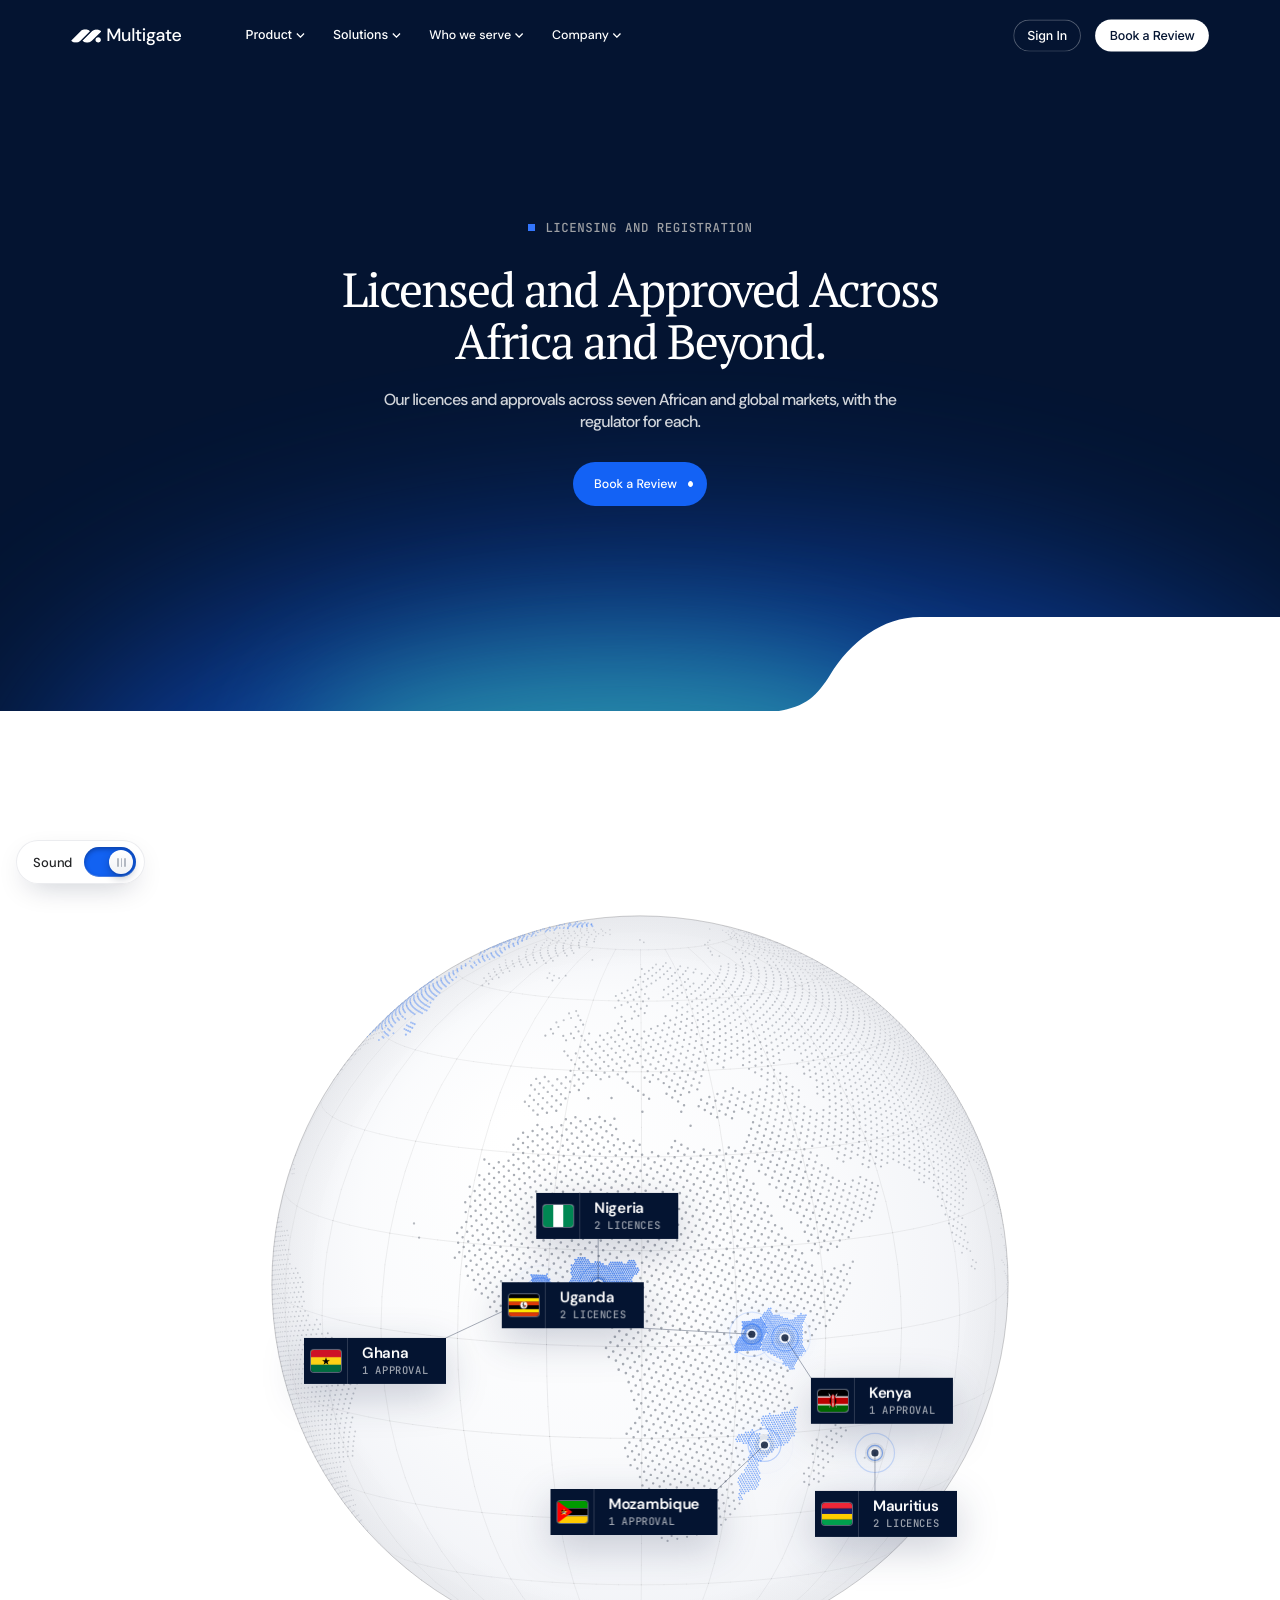
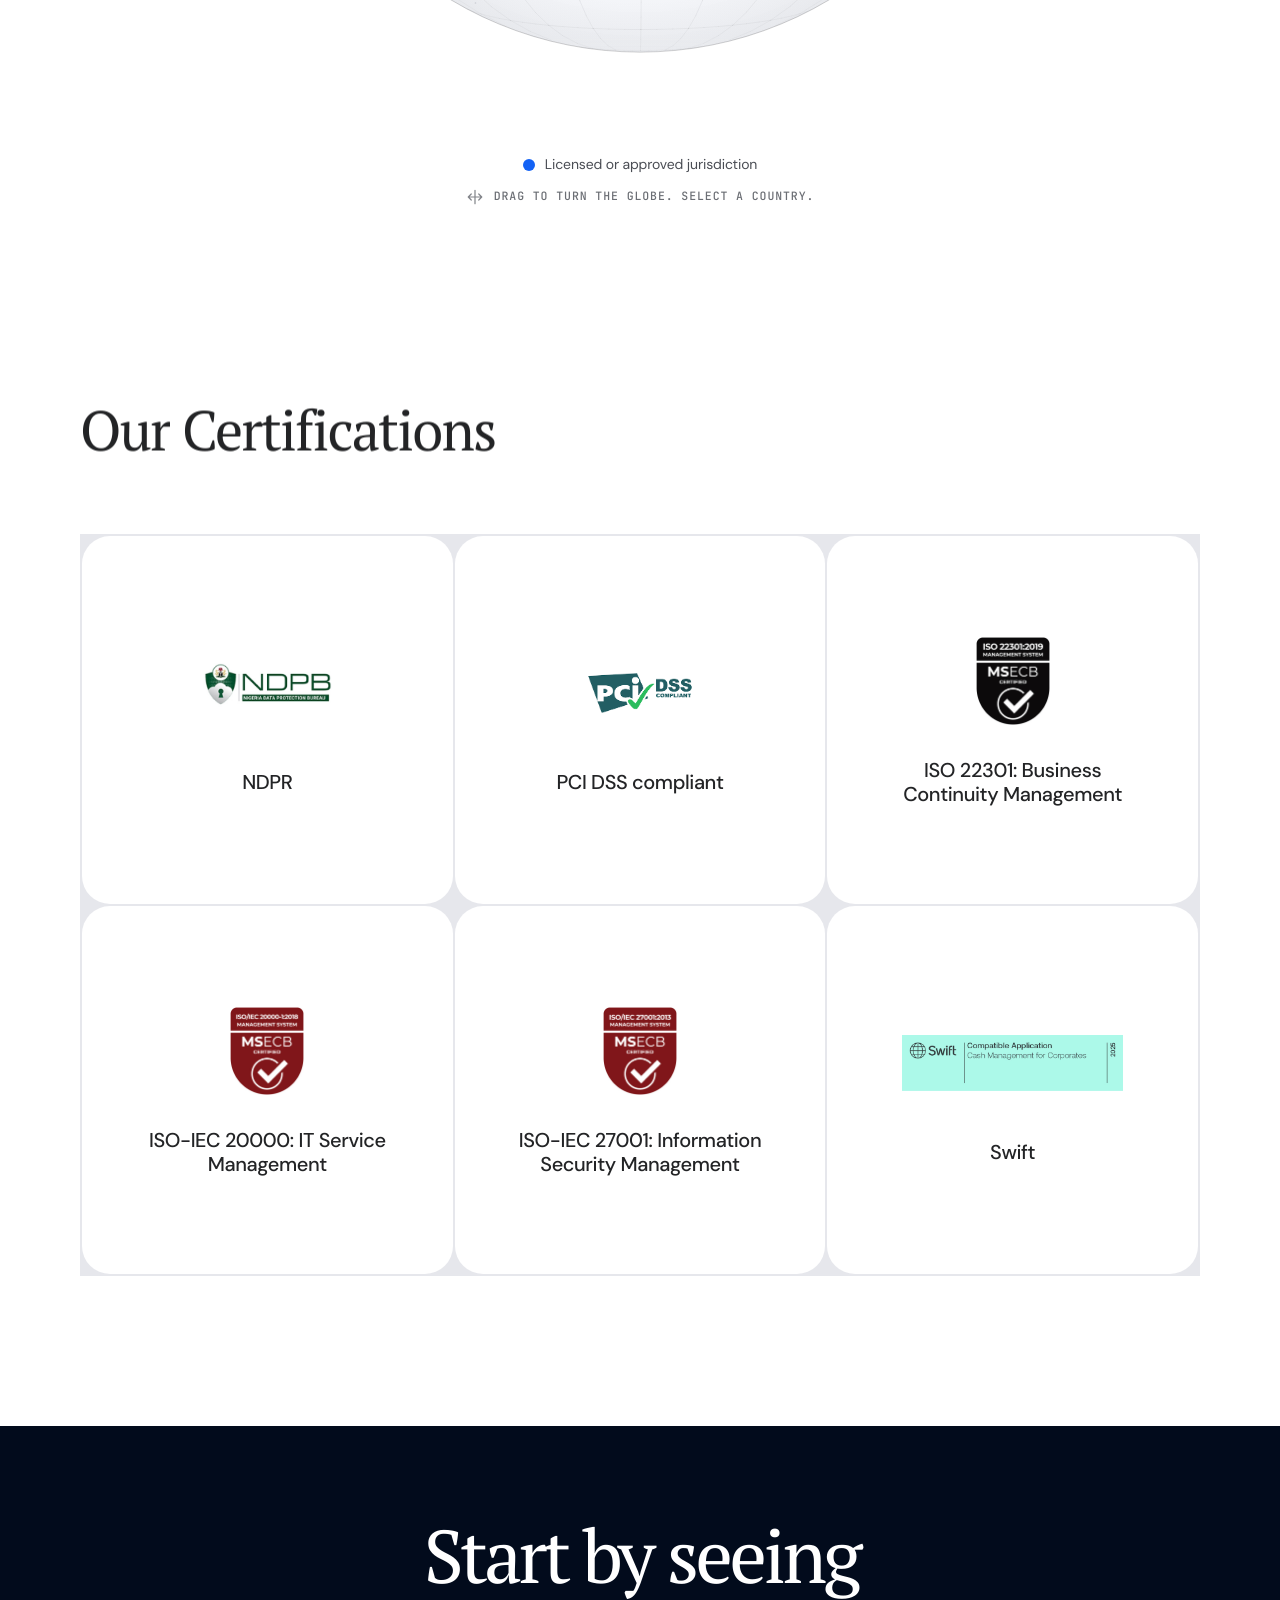
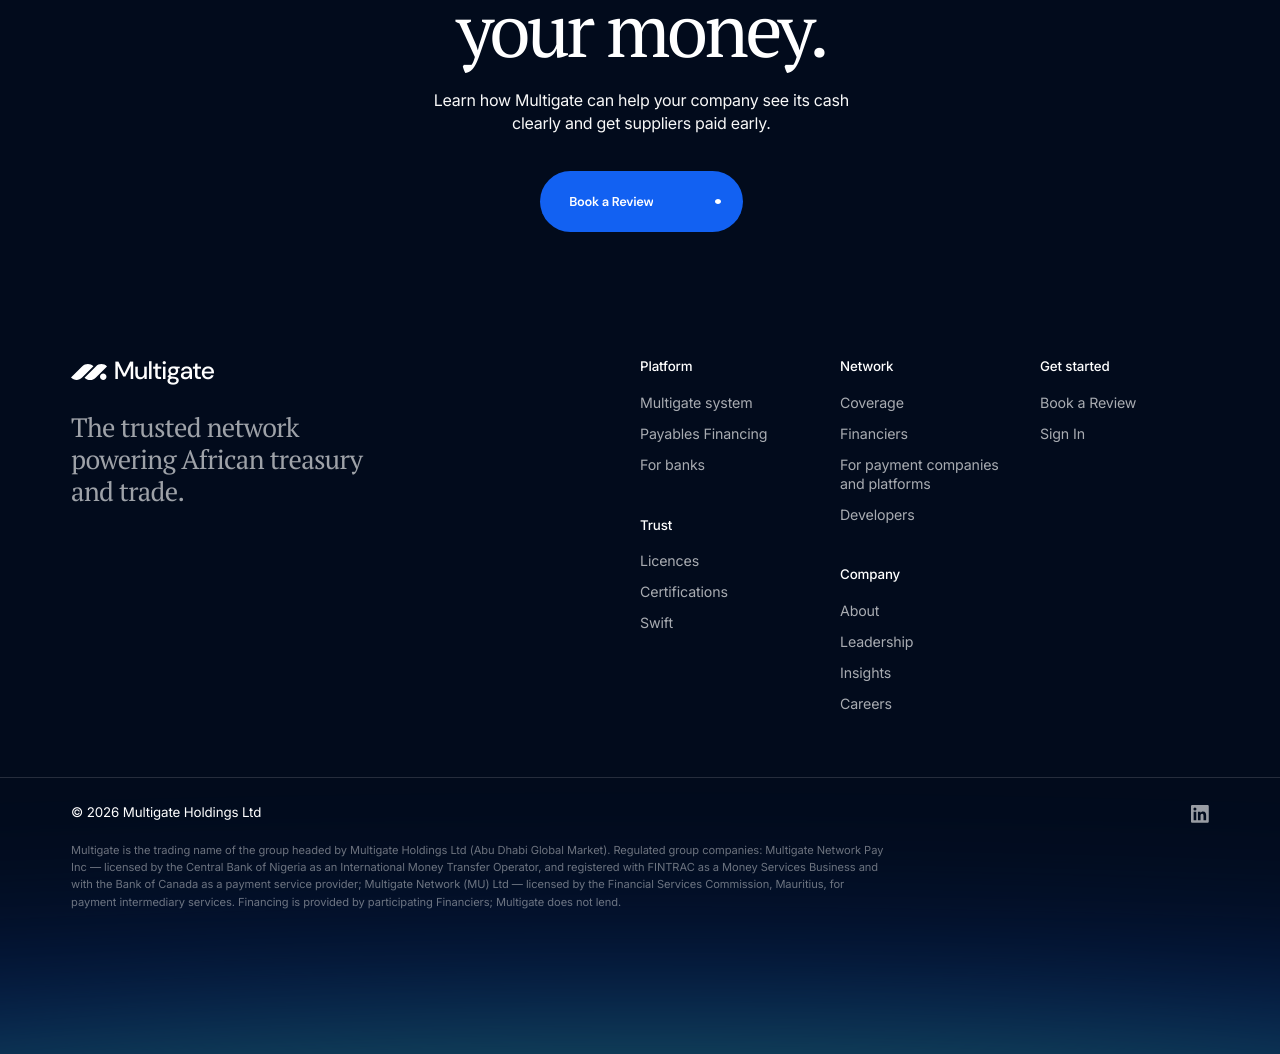
<file: licences.html>
<!doctype html>
<html lang="en-GB">
<head>
<meta charset="utf-8">
<meta name="viewport" content="width=device-width, initial-scale=1">
<title>Licences and approvals | Multigate</title>
<meta name="description" content="Our licences and approvals across seven African and global markets, with the regulator for each.">
<link rel="stylesheet" href="assets/pf/fonts.css">
<link rel="stylesheet" href="assets/pf/about.css">
<link rel="stylesheet" href="assets/pf/motion.css">
<link rel="stylesheet" href="assets/pf/mobile.css">
<link rel="stylesheet" href="assets/pf/about-mobile.css">
<link rel="stylesheet" href="assets/pf/licences.css">
<script>document.documentElement.classList.add("pf-js")</script>
</head>
<body>
<section id="header" class="pf-sec" style="--h:800px;background:#041431"><div class="pf-in" style="height:800px"><div class="absolute bg-white border-b border-solid border-[#eff0f2] flex items-center justify-between left-0 px-[100px] py-[22px] top-0 w-[1440px] z-10" id="ab-nav">
<div class="flex gap-[40px] items-center shrink-0">
<a href="./" class="flex items-center pr-[16px] py-[8px] shrink-0"><div class="flex gap-[6px] items-center shrink-0"><div class="h-[15px] relative shrink-0 w-[33.5px]"><img alt="" class="absolute block inset-0 size-full" src="assets/pf/about/logo.svg"></div><p class="font-['DM_Sans'] fw-500 leading-none text-[20px] text-[#041431] tracking-[-0.4px] whitespace-nowrap">Multigate</p></div></a>
<div class="flex items-center shrink-0"><div class="flex gap-[4px] items-center px-[16px] py-[8px] relative rounded-[8px] shrink-0"><div class="flex flex-col font-['Inter'] fw-500 justify-center leading-[0] text-[14px] text-[#232426] whitespace-nowrap"><p class="leading-[20px]">Product</p></div><div class="flex flex-col h-[6px] items-start justify-center shrink-0 w-[10px]"><div class="h-[6px] relative shrink-0 w-[10px]"><img alt="" class="absolute block inset-0 size-full" src="assets/pf/about/chev.svg"></div></div></div><div class="flex gap-[4px] items-center px-[16px] py-[8px] relative rounded-[8px] shrink-0"><div class="flex flex-col font-['Inter'] fw-500 justify-center leading-[0] text-[14px] text-[#232426] whitespace-nowrap"><p class="leading-[20px]">Solutions</p></div><div class="flex flex-col h-[6px] items-start justify-center shrink-0 w-[10px]"><div class="h-[6px] relative shrink-0 w-[10px]"><img alt="" class="absolute block inset-0 size-full" src="assets/pf/about/chev.svg"></div></div></div><div class="flex gap-[4px] items-center px-[16px] py-[8px] relative rounded-[8px] shrink-0"><div class="flex flex-col font-['DM_Sans'] fw-500 justify-center leading-[0] text-[14px] text-[#232426] whitespace-nowrap"><p class="leading-[20px]">Who we serve</p></div></div><div class="flex gap-[4px] items-center px-[16px] py-[8px] relative rounded-[8px] shrink-0"><div class="flex flex-col font-['DM_Sans'] fw-500 justify-center leading-[0] text-[14px] text-[#232426] whitespace-nowrap"><p class="leading-[20px]">Company</p></div></div><div class="flex gap-[4px] items-center px-[16px] py-[8px] relative rounded-[8px] shrink-0"><div class="flex flex-col font-['DM_Sans'] fw-500 justify-center leading-[0] text-[14px] text-[#232426] whitespace-nowrap"><p class="leading-[20px]">Resources</p></div><div class="flex flex-col h-[6px] items-start justify-center shrink-0 w-[10px]"><div class="h-[6px] relative shrink-0 w-[10px]"><img alt="" class="absolute block inset-0 size-full" src="assets/pf/about/chev2.svg"></div></div></div></div></div>
<div class="flex gap-[16px] h-[36px] items-center justify-end pl-[62px] shrink-0 w-[250px]">
<a href="#" class="bg-[#f8f8f8] flex h-[36px] items-center justify-center px-[16px] rounded-[200px] shrink-0 font-['Inter'] fw-500 text-[14px] text-[#232426] tracking-[-0.14px] whitespace-nowrap">Sign In</a>
<a href="#" class="bg-[#041431] flex h-[36px] items-center justify-center px-[16px] rounded-[200px] shrink-0 font-['Inter'] fw-500 text-[14px] text-white tracking-[-0.14px] whitespace-nowrap">Book a Review</a></div></div>
<div class="absolute h-[579.6px] left-[43px] top-[627px] w-[1449px]"><div class="absolute inset-[-38.46%_-15.38%]"><img alt="" class="block size-full" src="assets/pf/about/glow-net.svg"></div></div>
<div class="absolute h-[245.215px] left-[331px] top-[734px] w-[713.354px]"><div class="absolute inset-[-59.09%_-20.31%]"><img alt="" class="block size-full" src="assets/pf/about/glow-gro.svg"></div></div>
<div class="absolute flex flex-col gap-[32px] items-center left-[380px] top-[246px] w-[680px]">
<div class="flex flex-col gap-[32px] items-center shrink-0 w-full">
<div class="flex gap-[12px] items-center px-[10px] shrink-0"><div class="bg-[#3375fb] shrink-0 size-[8px]"></div><p class="font-['JetBrains_Mono'] fw-500 leading-[normal] text-[14px] tracking-[0.56px] uppercase whitespace-nowrap text-[#9ea0a4]">Licensing and Registration</p></div>
<div class="flex flex-col gap-[24px] items-center leading-[0] shrink-0 text-center w-full">
<div class="flex flex-col font-['PT_Serif'] fw-400 justify-center min-w-full text-[54px] text-white tracking-[-2px]"><p class="leading-[58px]">Licensed and Approved Across Africa and Beyond.</p></div>
<div class="flex flex-col font-['DM_Sans'] fw-500 justify-center text-[18px] text-[rgba(255,255,255,0.82)] tracking-[-1px] w-[590px]"><p class="leading-[1.4]">Our licences and approvals across seven African and global markets, with the regulator for each.</p></div>
</div></div>
<a href="#" class="bg-[#1362f5] flex gap-[12px] items-center justify-center overflow-clip pl-[24px] pr-[16px] py-[16px] rounded-[200px] shrink-0"><p class="font-['DM_Sans'] fw-500 leading-[normal] text-[14px] text-white whitespace-nowrap">Book a Review</p><div class="relative shrink-0 size-[6px]"><img alt="" class="absolute block inset-0 size-full" src="assets/pf/about/arrow.svg"></div></a>
</div>
<div class="absolute h-[108px] left-[836px] top-[694px] w-[604px]"><img alt="" class="absolute block inset-0 size-full" src="assets/pf/about/curve.svg"></div>
<div class="absolute bg-white" style="left:1439px;top:694px;width:3200px;height:108px"></div></div></section>
<section id="lmhero">
<div class="lg-stage" aria-label="Interactive globe of the jurisdictions where Multigate is licensed or approved"><canvas id="lg-canvas"></canvas><div class="lg-labels"></div>
<div class="lg-foot"><div class="lg-legend"><i></i>Licensed or approved jurisdiction</div><div class="lg-hint"><svg width="18" height="18" viewBox="0 0 24 24" fill="none" stroke="currentColor" stroke-width="1.6" stroke-linecap="round" stroke-linejoin="round"><path d="M12 3v18M3 12h18M7 8l-4 4 4 4M17 8l4 4-4 4"/></svg>Drag to turn the globe. Select a country.</div></div></div></div>
<div class="lm-chips" aria-label="Choose a country"></div>
<aside class="lp" id="lm-panel" aria-live="polite" aria-label="Licence details"></aside>
</section>
<section id="lm"><div class="lm-in"><h2 class="lm-h">Our Certifications</h2><div class="lc-grid"><div class="lc-c"><div class="lc-i"><img src="assets/pf/lic/cert-ndpr.png" alt="" style="width:130px;height:60px"></div><p>NDPR</p></div><div class="lc-c"><div class="lc-i"><img src="assets/pf/lic/cert-pcidss.png" alt="" style="width:108px;height:60px"></div><p>PCI DSS compliant</p></div><div class="lc-c"><div class="lc-i"><img src="assets/pf/lic/cert-iso22301.png" alt="" style="width:74px;height:88px"></div><p>ISO 22301: Business Continuity Management</p></div><div class="lc-c"><div class="lc-i"><img src="assets/pf/lic/cert-iso20000.png" alt="" style="width:74px;height:88px"></div><p>ISO-IEC 20000: IT Service Management</p></div><div class="lc-c"><div class="lc-i"><img src="assets/pf/lic/cert-iso27001.png" alt="" style="width:74px;height:88px"></div><p>ISO-IEC 27001: Information Security Management</p></div><div class="lc-c"><div class="lc-i"><img src="assets/pf/lic/cert-swift.png" alt="" style="width:221px;height:56px"></div><p>Swift</p></div></div></div></section>
<section id="footer" class="pf-sec" style="--h:1381px;background:#020b1c"><div class="pf-in" style="height:1381px"><div class="relative size-full">
<div class="absolute inset-[0_-10.8%_-14.91%_0]"><img alt="" class="absolute block inset-0 max-w-none size-full" src="assets/pf/footer-6f353.svg" /></div><div class="absolute inset-[44.12%_97.83%_-18.01%_2.11%]"><img alt="" class="absolute block inset-0 max-w-none size-full" src="assets/pf/footer-38629.svg" /></div><div class="absolute inset-[44.12%_-8.7%_-18.01%_108.63%]"><img alt="" class="absolute block inset-0 max-w-none size-full" src="assets/pf/footer-38629.svg" /></div><div class="absolute inset-[95.08%_-8.63%_4.84%_2.17%]"><img alt="" class="absolute block inset-0 max-w-none size-full" src="assets/pf/footer-0b321.svg" /></div><div class="absolute inset-[44.12%_80.06%_26.76%_19.87%]"><img alt="" class="absolute block inset-0 max-w-none size-full" src="assets/pf/footer-33a95.svg" /></div><div class="absolute inset-[50.37%_94.71%_49.09%_4.81%]"><img alt="" class="absolute block inset-0 max-w-none size-full" src="assets/pf/footer-d513a.svg" /></div><div class="absolute inset-[44.12%_62.33%_26.76%_37.6%]"><img alt="" class="absolute block inset-0 max-w-none size-full" src="assets/pf/footer-33a95.svg" /></div><div class="absolute inset-[44.12%_44.61%_26.76%_55.33%]"><img alt="" class="absolute block inset-0 max-w-none size-full" src="assets/pf/footer-33a95.svg" /></div><div class="absolute inset-[44.12%_26.88%_26.76%_73.05%]"><img alt="" class="absolute block inset-0 max-w-none size-full" src="assets/pf/footer-33a95.svg" /></div><div class="absolute inset-[73.15%_-8.66%_26.78%_2.15%]"><img alt="" class="absolute block inset-0 max-w-none size-full" src="assets/pf/footer-8ec9f.svg" /></div><div class="absolute inset-[99.91%_-8.63%_0.01%_2.17%]"><img alt="" class="absolute block inset-0 max-w-none size-full" src="assets/pf/footer-0b321.svg" /></div><div class="absolute inset-[44.11%_0_55.82%_2.08%]"><img alt="" class="absolute block inset-0 max-w-none size-full" src="assets/pf/footer-ad2d3.svg" /></div><p class="absolute font-['Inter'] fw-400 font-normal leading-[22.5px] left-[69.4px] not-italic text-[15px] text-[rgba(255,255,255,0.7)] top-[671.5px] tracking-[-0.445px] w-[201.2px]">The trusted network powering African treasury and trade.</p><p class="absolute font-['JetBrains_Mono'] fw-400 font-normal leading-[18.8px] left-[325.6px] text-[12.5px] text-[rgba(255,255,255,0.55)] top-[644.3px] tracking-[0.75px] uppercase whitespace-nowrap">Platform</p><p class="absolute font-['Inter'] fw-400 font-normal leading-[24.8px] left-[325.6px] not-italic text-[#fcfcfc] text-[16.5px] top-[688.6px] tracking-[-0.481px] whitespace-nowrap">Multigate system</p><p class="absolute font-['Inter'] fw-400 font-normal leading-[24.8px] left-[325.6px] not-italic text-[#fcfcfc] text-[16.5px] top-[731.3px] tracking-[-0.481px] whitespace-nowrap">Payables Financing</p><p class="absolute font-['Inter'] fw-400 font-normal leading-[24.8px] left-[325.6px] not-italic text-[#fcfcfc] text-[16.5px] top-[774.1px] tracking-[-0.481px] whitespace-nowrap">For banks</p><p class="absolute font-['JetBrains_Mono'] fw-400 font-normal leading-[18.8px] left-[581.8px] text-[12.5px] text-[rgba(255,255,255,0.55)] top-[644.3px] tracking-[0.75px] uppercase whitespace-nowrap">Network</p><p class="absolute font-['Inter'] fw-400 font-normal leading-[24.8px] left-[581.8px] not-italic text-[#fcfcfc] text-[16.5px] top-[688.6px] tracking-[-0.481px] whitespace-nowrap">Coverage</p><p class="absolute font-['Inter'] fw-400 font-normal leading-[24.8px] left-[581.8px] not-italic text-[#fcfcfc] text-[16.5px] top-[731.3px] tracking-[-0.481px] whitespace-nowrap">Financiers</p><p class="absolute font-['Inter'] fw-400 font-normal leading-[24.8px] left-[581.8px] not-italic text-[#fcfcfc] text-[16.5px] top-[774.1px] tracking-[-0.481px] w-[201.2px]">For payment companies and platforms</p><p class="absolute font-['Inter'] fw-400 font-normal leading-[24.8px] left-[581.8px] not-italic text-[#fcfcfc] text-[16.5px] top-[841.6px] tracking-[-0.481px] whitespace-nowrap">Developers</p><p class="absolute font-['JetBrains_Mono'] fw-400 font-normal leading-[18.8px] left-[838px] text-[12.5px] text-[rgba(255,255,255,0.55)] top-[644.3px] tracking-[0.75px] uppercase whitespace-nowrap">Trust</p><p class="absolute font-['Inter'] fw-400 font-normal leading-[24.8px] left-[838px] not-italic text-[#fcfcfc] text-[16.5px] top-[688.6px] tracking-[-0.481px] whitespace-nowrap">Licences</p><p class="absolute font-['Inter'] fw-400 font-normal leading-[24.8px] left-[838px] not-italic text-[#fcfcfc] text-[16.5px] top-[731.3px] tracking-[-0.481px] whitespace-nowrap">Certifications</p><p class="absolute font-['Inter'] fw-400 font-normal leading-[24.8px] left-[838px] not-italic text-[#fcfcfc] text-[16.5px] top-[774.1px] tracking-[-0.481px] whitespace-nowrap">Swift</p><p class="absolute font-['JetBrains_Mono'] fw-400 font-normal leading-[18.8px] left-[1094.2px] text-[12.5px] text-[rgba(255,255,255,0.55)] top-[644.3px] tracking-[0.75px] uppercase whitespace-nowrap">Company</p><p class="absolute font-['Inter'] fw-400 font-normal leading-[24.8px] left-[1094.2px] not-italic text-[#fcfcfc] text-[16.5px] top-[688.6px] tracking-[-0.481px] whitespace-nowrap">About</p><p class="absolute font-['Inter'] fw-400 font-normal leading-[24.8px] left-[1094.2px] not-italic text-[#fcfcfc] text-[16.5px] top-[731.3px] tracking-[-0.481px] whitespace-nowrap">Leadership</p><p class="absolute font-['Inter'] fw-400 font-normal leading-[24.8px] left-[1094.2px] not-italic text-[#fcfcfc] text-[16.5px] top-[774.1px] tracking-[-0.481px] whitespace-nowrap">Insights</p><p class="absolute font-['Inter'] fw-400 font-normal leading-[24.8px] left-[1094.2px] not-italic text-[#fcfcfc] text-[16.5px] top-[816.8px] tracking-[-0.481px] whitespace-nowrap">Careers</p><p class="absolute font-['Inter'] fw-400 font-normal leading-[24px] left-[1084.2px] not-italic text-[16px] text-white top-[966px] tracking-[-0.469px] whitespace-pre">Privacy        Terms        Cookies</p><p class="absolute font-['Inter'] fw-400 font-normal leading-[20.3px] left-[63px] not-italic text-[13.5px] text-[rgba(255,255,255,0.55)] top-[966px] tracking-[-0.409px] w-[736px]">Multigate is the trading name of the group headed by Multigate Holdings Ltd (Abu Dhabi Global Market). Regulated group companies: Multigate Network Pay Inc — licensed by the Central Bank of Nigeria as an International Money Transfer Operator, and registered with FINTRAC as a Money Services Business and with the Bank of Canada as a payment service provider; Multigate Network (MU) Ltd — licensed by the Financial Services Commission, Mauritius, for payment intermediary services. Financing is provided by participating Financiers; Multigate does not lend.</p><div class="absolute content-stretch flex flex-col gap-[40px] items-center left-[432px] top-[104px] w-[579px]"><div class="content-stretch flex flex-col gap-[24px] items-center leading-[0] not-italic relative shrink-0 text-center w-full"><div class="flex flex-col font-['PT_Serif'] fw-400 justify-center min-w-full relative shrink-0 text-[84px] text-white tracking-[-4px] w-[min-content]"><p class="leading-[84px]">Start by seeing your money.</p></div><div class="flex flex-col font-['Inter'] fw-400 font-normal justify-center relative shrink-0 text-[18px] text-[#f8f8f8] tracking-[-0.32px] w-[469px]"><p class="leading-[26px]">Learn how Multigate can help your company see its cash clearly and get suppliers paid early.</p></div></div><div class="bg-[#1261f2] content-stretch flex items-center justify-between overflow-clip pl-[33.072px] pr-[24.804px] py-[24.804px] relative rounded-[206.701px] shrink-0 w-[228.404px]"><p class="font-['DM_Sans'] fw-600 font-semibold leading-[normal] relative shrink-0 text-[14.469px] text-white tracking-[-0.2894px] whitespace-nowrap" style="font-variation-settings:'opsz' 14">Book a Review</p><div class="relative shrink-0 size-[6.201px]"><img alt="" class="absolute block inset-0 max-w-none size-full" src="assets/pf/footer-9c081.svg" /></div></div></div><div class="absolute h-[520px] left-[72px] top-[1163px] w-[1300px]"><div class="absolute inset-[-34.62%_-15.38%_-42.31%_-15.38%]"><img alt="" class="block max-w-none size-full" src="assets/pf/footer-20e0b.svg" /></div></div><p class="absolute font-['JetBrains_Mono'] fw-400 font-normal leading-[16.9px] left-[59.4px] text-[12.5px] text-[rgba(255,255,255,0.62)] top-[1240px] tracking-[0.75px] uppercase whitespace-nowrap">Copyright © 2026 Multigate Holdings Ltd</p>
    </div></div></section>
<script src="assets/pf/pf.js"></script>
<script src="assets/pf/licglobe.js"></script>
<script src="assets/pf/licences.js"></script>
<script src="assets/pf/lic-mobile.js"></script>
</body>
</html>
</file>
<file: assets/pf/fonts.css>
@font-face{font-family:"DM Sans";font-style:normal;font-weight:400;font-display:swap;src:url(../fonts/DMSans-normal-400.woff2) format("woff2")}
@font-face{font-family:"DM Sans";font-style:normal;font-weight:500;font-display:swap;src:url(../fonts/DMSans-normal-500.woff2) format("woff2")}
@font-face{font-family:"DM Sans";font-style:normal;font-weight:600;font-display:swap;src:url(../fonts/DMSans-normal-600.woff2) format("woff2")}
@font-face{font-family:"DM Sans";font-style:italic;font-weight:400;font-display:swap;src:url(../fonts/DMSans-italic-400.woff2) format("woff2")}
@font-face{font-family:"Inter";font-style:normal;font-weight:100 900;font-display:swap;src:url(../fonts/inter-latin.woff2) format("woff2")}
@font-face{font-family:"Inter Tight";font-style:normal;font-weight:100 900;font-display:swap;src:url(../fonts/inter-tight-latin.woff2) format("woff2")}
@font-face{font-family:"PT Serif";font-style:normal;font-weight:400;font-display:swap;src:url(../fonts/PTSerif-normal-400.woff2) format("woff2")}
@font-face{font-family:"PT Serif";font-style:normal;font-weight:700;font-display:swap;src:url(../fonts/PTSerif-normal-700.woff2) format("woff2")}
@font-face{font-family:"PT Serif";font-style:italic;font-weight:400;font-display:swap;src:url(../fonts/PTSerif-italic-400.woff2) format("woff2")}
@font-face{font-family:"JetBrains Mono";font-style:normal;font-weight:400;font-display:swap;src:url(../fonts/JetBrainsMono-normal-400.woff2) format("woff2")}
@font-face{font-family:"JetBrains Mono";font-style:normal;font-weight:500;font-display:swap;src:url(../fonts/JetBrainsMono-normal-500.woff2) format("woff2")}
@font-face{font-family:"Allura";font-style:normal;font-weight:400;font-display:swap;src:url(../fonts/Allura-Regular.ttf) format("truetype")}
</file>
<file: assets/pf/about.css>
*,:after,:before{--tw-border-spacing-x:0;--tw-border-spacing-y:0;--tw-translate-x:0;--tw-translate-y:0;--tw-rotate:0;--tw-skew-x:0;--tw-skew-y:0;--tw-scale-x:1;--tw-scale-y:1;--tw-pan-x: ;--tw-pan-y: ;--tw-pinch-zoom: ;--tw-scroll-snap-strictness:proximity;--tw-gradient-from-position: ;--tw-gradient-via-position: ;--tw-gradient-to-position: ;--tw-ordinal: ;--tw-slashed-zero: ;--tw-numeric-figure: ;--tw-numeric-spacing: ;--tw-numeric-fraction: ;--tw-ring-inset: ;--tw-ring-offset-width:0px;--tw-ring-offset-color:#fff;--tw-ring-color:rgba(59,130,246,.5);--tw-ring-offset-shadow:0 0 #0000;--tw-ring-shadow:0 0 #0000;--tw-shadow:0 0 #0000;--tw-shadow-colored:0 0 #0000;--tw-blur: ;--tw-brightness: ;--tw-contrast: ;--tw-grayscale: ;--tw-hue-rotate: ;--tw-invert: ;--tw-saturate: ;--tw-sepia: ;--tw-drop-shadow: ;--tw-backdrop-blur: ;--tw-backdrop-brightness: ;--tw-backdrop-contrast: ;--tw-backdrop-grayscale: ;--tw-backdrop-hue-rotate: ;--tw-backdrop-invert: ;--tw-backdrop-opacity: ;--tw-backdrop-saturate: ;--tw-backdrop-sepia: ;--tw-contain-size: ;--tw-contain-layout: ;--tw-contain-paint: ;--tw-contain-style: }::backdrop{--tw-border-spacing-x:0;--tw-border-spacing-y:0;--tw-translate-x:0;--tw-translate-y:0;--tw-rotate:0;--tw-skew-x:0;--tw-skew-y:0;--tw-scale-x:1;--tw-scale-y:1;--tw-pan-x: ;--tw-pan-y: ;--tw-pinch-zoom: ;--tw-scroll-snap-strictness:proximity;--tw-gradient-from-position: ;--tw-gradient-via-position: ;--tw-gradient-to-position: ;--tw-ordinal: ;--tw-slashed-zero: ;--tw-numeric-figure: ;--tw-numeric-spacing: ;--tw-numeric-fraction: ;--tw-ring-inset: ;--tw-ring-offset-width:0px;--tw-ring-offset-color:#fff;--tw-ring-color:rgba(59,130,246,.5);--tw-ring-offset-shadow:0 0 #0000;--tw-ring-shadow:0 0 #0000;--tw-shadow:0 0 #0000;--tw-shadow-colored:0 0 #0000;--tw-blur: ;--tw-brightness: ;--tw-contrast: ;--tw-grayscale: ;--tw-hue-rotate: ;--tw-invert: ;--tw-saturate: ;--tw-sepia: ;--tw-drop-shadow: ;--tw-backdrop-blur: ;--tw-backdrop-brightness: ;--tw-backdrop-contrast: ;--tw-backdrop-grayscale: ;--tw-backdrop-hue-rotate: ;--tw-backdrop-invert: ;--tw-backdrop-opacity: ;--tw-backdrop-saturate: ;--tw-backdrop-sepia: ;--tw-contain-size: ;--tw-contain-layout: ;--tw-contain-paint: ;--tw-contain-style: }/*! tailwindcss v3.4.17 | MIT License | https://tailwindcss.com*/*,:after,:before{box-sizing:border-box;border:0 solid #e5e7eb}:after,:before{--tw-content:""}:host,html{line-height:1.5;-webkit-text-size-adjust:100%;-moz-tab-size:4;-o-tab-size:4;tab-size:4;font-family:ui-sans-serif,system-ui,sans-serif,Apple Color Emoji,Segoe UI Emoji,Segoe UI Symbol,Noto Color Emoji;font-feature-settings:normal;font-variation-settings:normal;-webkit-tap-highlight-color:transparent}body{margin:0;line-height:inherit}hr{height:0;color:inherit;border-top-width:1px}abbr:where([title]){-webkit-text-decoration:underline dotted;text-decoration:underline dotted}h1,h2,h3,h4,h5,h6{font-size:inherit;font-weight:inherit}a{color:inherit;text-decoration:inherit}b,strong{font-weight:bolder}code,kbd,pre,samp{font-family:ui-monospace,SFMono-Regular,Menlo,Monaco,Consolas,Liberation Mono,Courier New,monospace;font-feature-settings:normal;font-variation-settings:normal;font-size:1em}small{font-size:80%}sub,sup{font-size:75%;line-height:0;position:relative;vertical-align:baseline}sub{bottom:-.25em}sup{top:-.5em}table{text-indent:0;border-color:inherit;border-collapse:collapse}button,input,optgroup,select,textarea{font-family:inherit;font-feature-settings:inherit;font-variation-settings:inherit;font-size:100%;font-weight:inherit;line-height:inherit;letter-spacing:inherit;color:inherit;margin:0;padding:0}button,select{text-transform:none}button,input:where([type=button]),input:where([type=reset]),input:where([type=submit]){-webkit-appearance:button;background-color:transparent;background-image:none}:-moz-focusring{outline:auto}:-moz-ui-invalid{box-shadow:none}progress{vertical-align:baseline}::-webkit-inner-spin-button,::-webkit-outer-spin-button{height:auto}[type=search]{-webkit-appearance:textfield;outline-offset:-2px}::-webkit-search-decoration{-webkit-appearance:none}::-webkit-file-upload-button{-webkit-appearance:button;font:inherit}summary{display:list-item}blockquote,dd,dl,figure,h1,h2,h3,h4,h5,h6,hr,p,pre{margin:0}fieldset{margin:0}fieldset,legend{padding:0}menu,ol,ul{list-style:none;margin:0;padding:0}dialog{padding:0}textarea{resize:vertical}input::-moz-placeholder,textarea::-moz-placeholder{opacity:1;color:#9ca3af}input::placeholder,textarea::placeholder{opacity:1;color:#9ca3af}[role=button],button{cursor:pointer}:disabled{cursor:default}audio,canvas,embed,iframe,img,object,svg,video{display:block;vertical-align:middle}img,video{max-width:100%;height:auto}[hidden]:where(:not([hidden=until-found])){display:none}.pointer-events-none{pointer-events:none}.absolute{position:absolute}.relative{position:relative}.inset-0{inset:0}.inset-\[-0\.13\%_-0\.14\%\]{inset:-.13% -.14%}.inset-\[-0\.13\%_-0\.15\%\]{inset:-.13% -.15%}.inset-\[-0\.15\%_-0\.21\%\]{inset:-.15% -.21%}.inset-\[-0\.2\%\]{inset:-.2%}.inset-\[-0\.74\%_-0\.85\%\]{inset:-.74% -.85%}.inset-\[-0\.77\%_-0\.76\%\]{inset:-.77% -.76%}.inset-\[-0\.96\%_-0\.91\%\]{inset:-.96% -.91%}.inset-\[-1\.08\%_-0\.82\%\]{inset:-1.08% -.82%}.inset-\[-1\.09\%_-0\.98\%\]{inset:-1.09% -.98%}.inset-\[-1\.21\%_-0\.83\%\]{inset:-1.21% -.83%}.inset-\[-34\.62\%_-15\.38\%_-42\.31\%_-15\.38\%\]{inset:-34.62% -15.38% -42.31% -15.38%}.inset-\[-38\.46\%_-15\.38\%\]{inset:-38.46% -15.38%}.inset-\[-59\.09\%_-20\.31\%\]{inset:-59.09% -20.31%}.inset-\[-80\%_-69\.69\%\]{inset:-80% -69.69%}.inset-\[0_-10\.8\%_-14\.91\%_0\]{inset:0 -10.8% -14.91% 0}.inset-\[14\.36\%_18\.21\%_14\.41\%_17\.92\%\]{inset:14.36% 18.21% 14.41% 17.92%}.inset-\[16\%_25\.78\%_42\.81\%_25\.78\%\]{inset:16% 25.78% 42.81% 25.78%}.inset-\[18\.42\%_15\.75\%_16\.38\%_15\.67\%\]{inset:18.42% 15.75% 16.38% 15.67%}.inset-\[18\.5\%_8\.96\%_18\.91\%_9\%\]{inset:18.5% 8.96% 18.91% 9%}.inset-\[24\.87\%_6\.02\%_5\.7\%_6\.25\%\]{inset:24.87% 6.02% 5.7% 6.25%}.inset-\[3\.45\%_10\.85\%_2\.23\%_1\.48\%\]{inset:3.45% 10.85% 2.23% 1.48%}.inset-\[44\.11\%_0_55\.82\%_2\.08\%\]{inset:44.11% 0 55.82% 2.08%}.inset-\[44\.12\%_-8\.7\%_-18\.01\%_108\.63\%\]{inset:44.12% -8.7% -18.01% 108.63%}.inset-\[44\.12\%_26\.88\%_26\.76\%_73\.05\%\]{inset:44.12% 26.88% 26.76% 73.05%}.inset-\[44\.12\%_44\.61\%_26\.76\%_55\.33\%\]{inset:44.12% 44.61% 26.76% 55.33%}.inset-\[44\.12\%_62\.33\%_26\.76\%_37\.6\%\]{inset:44.12% 62.33% 26.76% 37.6%}.inset-\[44\.12\%_80\.06\%_26\.76\%_19\.87\%\]{inset:44.12% 80.06% 26.76% 19.87%}.inset-\[44\.12\%_97\.83\%_-18\.01\%_2\.11\%\]{inset:44.12% 97.83% -18.01% 2.11%}.inset-\[50\.37\%_94\.71\%_49\.09\%_4\.81\%\]{inset:50.37% 94.71% 49.09% 4.81%}.inset-\[7\.23\%_5\.58\%_-0\.1\%_9\.23\%\]{inset:7.23% 5.58% -.1% 9.23%}.inset-\[7\.71\%_13\.25\%\]{inset:7.71% 13.25%}.inset-\[73\.15\%_-8\.66\%_26\.78\%_2\.15\%\]{inset:73.15% -8.66% 26.78% 2.15%}.inset-\[9\.17\%_8\.71\%\]{inset:9.17% 8.71%}.inset-\[9\.42\%_19\.98\%_7\.1\%_19\.98\%\]{inset:9.42% 19.98% 7.1% 19.98%}.inset-\[9\.67\%_22\.67\%_7\.95\%_17\.95\%\]{inset:9.67% 22.67% 7.95% 17.95%}.inset-\[95\.08\%_-8\.63\%_4\.84\%_2\.17\%\]{inset:95.08% -8.63% 4.84% 2.17%}.inset-\[99\.91\%_-8\.63\%_0\.01\%_2\.17\%\]{inset:99.91% -8.63% .01% 2.17%}.bottom-0{bottom:0}.left-0{left:0}.left-\[100px\]{left:100px}.left-\[1084\.2px\]{left:1084.2px}.left-\[108px\]{left:108px}.left-\[1094\.2px\]{left:1094.2px}.left-\[325\.6px\]{left:325.6px}.left-\[331px\]{left:331px}.left-\[380px\]{left:380px}.left-\[432px\]{left:432px}.left-\[43px\]{left:43px}.left-\[46\.96px\]{left:46.96px}.left-\[581\.8px\]{left:581.8px}.left-\[59\.4px\]{left:59.4px}.left-\[63px\]{left:63px}.left-\[69\.4px\]{left:69.4px}.left-\[72px\]{left:72px}.left-\[836px\]{left:836px}.left-\[838px\]{left:838px}.left-\[83px\]{left:83px}.right-0{right:0}.right-\[-14\.67px\]{right:-14.67px}.right-\[-19\.59px\]{right:-19.59px}.right-\[-63\.44px\]{right:-63.44px}.top-0{top:0}.top-\[-10\.27px\]{top:-10.27px}.top-\[-8\.07px\]{top:-8.07px}.top-\[100px\]{top:100px}.top-\[104px\]{top:104px}.top-\[1163px\]{top:1163px}.top-\[1240px\]{top:1240px}.top-\[150px\]{top:150px}.top-\[16\.88px\]{top:16.88px}.top-\[246px\]{top:246px}.top-\[55\.76px\]{top:55.76px}.top-\[56px\]{top:56px}.top-\[59px\]{top:59px}.top-\[627px\]{top:627px}.top-\[644\.3px\]{top:644.3px}.top-\[671\.5px\]{top:671.5px}.top-\[688\.6px\]{top:688.6px}.top-\[694px\]{top:694px}.top-\[731\.3px\]{top:731.3px}.top-\[734px\]{top:734px}.top-\[774\.1px\]{top:774.1px}.top-\[816\.8px\]{top:816.8px}.top-\[82px\]{top:82px}.top-\[841\.6px\]{top:841.6px}.top-\[85px\]{top:85px}.top-\[966px\]{top:966px}.z-10{z-index:10}.z-\[3\]{z-index:3}.-ml-\[2px\]{margin-left:-2px}.mb-0{margin-bottom:0}.block{display:block}.flex{display:flex}.size-\[10px\]{width:10px;height:10px}.size-\[201\.946px\]{width:201.946px;height:201.946px}.size-\[300px\]{width:300px;height:300px}.size-\[350px\]{width:350px;height:350px}.size-\[6\.201px\]{width:6.201px;height:6.201px}.size-\[6px\]{width:6px;height:6px}.size-\[8px\]{width:8px;height:8px}.size-full{width:100%;height:100%}.h-\[108px\]{height:108px}.h-\[10px\]{height:10px}.h-\[132px\]{height:132px}.h-\[136px\]{height:136px}.h-\[155\.31px\]{height:155.31px}.h-\[15px\]{height:15px}.h-\[194\.878px\]{height:194.878px}.h-\[195\.888px\]{height:195.888px}.h-\[245\.215px\]{height:245.215px}.h-\[313\.577px\]{height:313.577px}.h-\[330\.178px\]{height:330.178px}.h-\[36px\]{height:36px}.h-\[393\.941px\]{height:393.941px}.h-\[459\.078px\]{height:459.078px}.h-\[520px\]{height:520px}.h-\[526\.083px\]{height:526.083px}.h-\[558px\]{height:558px}.h-\[579\.6px\]{height:579.6px}.h-\[600px\]{height:600px}.h-\[622px\]{height:622px}.h-\[6px\]{height:6px}.h-px{height:1px}.w-\[10px\]{width:10px}.w-\[1240px\]{width:1240px}.w-\[1244px\]{width:1244px}.w-\[1245px\]{width:1245px}.w-\[1300px\]{width:1300px}.w-\[1340px\]{width:1340px}.w-\[1440px\]{width:1440px}.w-\[1449px\]{width:1449px}.w-\[178\.296px\]{width:178.296px}.w-\[201\.2px\]{width:201.2px}.w-\[226\.18px\]{width:226.18px}.w-\[228\.404px\]{width:228.404px}.w-\[242\.336px\]{width:242.336px}.w-\[250px\]{width:250px}.w-\[276\.615px\]{width:276.615px}.w-\[293\.491px\]{width:293.491px}.w-\[306\.959px\]{width:306.959px}.w-\[318\.223px\]{width:318.223px}.w-\[323\.574px\]{width:323.574px}.w-\[33\.5px\]{width:33.5px}.w-\[371\.582px\]{width:371.582px}.w-\[372px\]{width:372px}.w-\[419px\]{width:419px}.w-\[420\.764px\]{width:420.764px}.w-\[424\.088px\]{width:424.088px}.w-\[458px\]{width:458px}.w-\[459px\]{width:459px}.w-\[469px\]{width:469px}.w-\[48px\]{width:48px}.w-\[516px\]{width:516px}.w-\[579px\]{width:579px}.w-\[590px\]{width:590px}.w-\[600px\]{width:600px}.w-\[604px\]{width:604px}.w-\[652px\]{width:652px}.w-\[680px\]{width:680px}.w-\[713\.354px\]{width:713.354px}.w-\[736px\]{width:736px}.w-\[min-content\]{width:-moz-min-content;width:min-content}.w-full{width:100%}.min-w-full{min-width:100%}.min-w-px{min-width:1px}.max-w-\[560px\]{max-width:560px}.max-w-none{max-width:none}.flex-\[1_0_0\]{flex:1 0 0}.shrink-0{flex-shrink:0}.grow{flex-grow:1}.flex-col{flex-direction:column}.content-stretch{align-content:stretch}.items-start{align-items:flex-start}.items-end{align-items:flex-end}.items-center{align-items:center}.justify-end{justify-content:flex-end}.justify-center{justify-content:center}.justify-between{justify-content:space-between}.gap-\[100px\]{gap:100px}.gap-\[12px\]{gap:12px}.gap-\[150px\]{gap:150px}.gap-\[16\.156px\]{gap:16.156px}.gap-\[16px\]{gap:16px}.gap-\[2\.019px\]{gap:2.019px}.gap-\[20px\]{gap:20px}.gap-\[22px\]{gap:22px}.gap-\[23\.224px\]{gap:23.224px}.gap-\[24px\]{gap:24px}.gap-\[2px\]{gap:2px}.gap-\[30px\]{gap:30px}.gap-\[32px\]{gap:32px}.gap-\[40px\]{gap:40px}.gap-\[4px\]{gap:4px}.gap-\[54\.526px\]{gap:54.526px}.gap-\[56px\]{gap:56px}.gap-\[64\.623px\]{gap:64.623px}.gap-\[64px\]{gap:64px}.gap-\[6px\]{gap:6px}.gap-\[80px\]{gap:80px}.gap-\[83\.808px\]{gap:83.808px}.overflow-clip{overflow:clip}.whitespace-nowrap{white-space:nowrap}.whitespace-pre{white-space:pre}.whitespace-pre-wrap{white-space:pre-wrap}.rounded-\[10\.277px\]{border-radius:10.277px}.rounded-\[200px\]{border-radius:200px}.rounded-\[206\.701px\]{border-radius:206.701px}.rounded-\[24px\]{border-radius:24px}.rounded-\[8px\]{border-radius:8px}.rounded-\[900px\]{border-radius:900px}.border-b{border-bottom-width:1px}.border-solid{border-style:solid}.border-\[\#eff0f2\]{--tw-border-opacity:1;border-color:rgb(239 240 242/var(--tw-border-opacity,1))}.bg-\[\#041431\]{--tw-bg-opacity:1;background-color:rgb(4 20 49/var(--tw-bg-opacity,1))}.bg-\[\#062152\]{--tw-bg-opacity:1;background-color:rgb(6 33 82/var(--tw-bg-opacity,1))}.bg-\[\#1261f2\]{--tw-bg-opacity:1;background-color:rgb(18 97 242/var(--tw-bg-opacity,1))}.bg-\[\#1362f5\]{--tw-bg-opacity:1;background-color:rgb(19 98 245/var(--tw-bg-opacity,1))}.bg-\[\#3375fb\]{--tw-bg-opacity:1;background-color:rgb(51 117 251/var(--tw-bg-opacity,1))}.bg-\[\#d0e0fd\]{--tw-bg-opacity:1;background-color:rgb(208 224 253/var(--tw-bg-opacity,1))}.bg-\[\#d4d4d4\]{--tw-bg-opacity:1;background-color:rgb(212 212 212/var(--tw-bg-opacity,1))}.bg-\[\#eff0f2\]{--tw-bg-opacity:1;background-color:rgb(239 240 242/var(--tw-bg-opacity,1))}.bg-\[\#f7f9fd\]{--tw-bg-opacity:1;background-color:rgb(247 249 253/var(--tw-bg-opacity,1))}.bg-\[\#f8f8f8\]{--tw-bg-opacity:1;background-color:rgb(248 248 248/var(--tw-bg-opacity,1))}.bg-white{--tw-bg-opacity:1;background-color:rgb(255 255 255/var(--tw-bg-opacity,1))}.object-cover{-o-object-fit:cover;object-fit:cover}.p-\[32\.311px\]{padding:32.311px}.px-\[100px\]{padding-left:100px;padding-right:100px}.px-\[10px\]{padding-left:10px;padding-right:10px}.px-\[16px\]{padding-left:16px;padding-right:16px}.px-\[32px\]{padding-left:32px;padding-right:32px}.py-\[16px\]{padding-top:16px;padding-bottom:16px}.py-\[22px\]{padding-top:22px;padding-bottom:22px}.py-\[24\.804px\]{padding-top:24.804px;padding-bottom:24.804px}.py-\[8px\]{padding-top:8px;padding-bottom:8px}.pb-\[32px\]{padding-bottom:32px}.pl-\[24px\]{padding-left:24px}.pl-\[33\.072px\]{padding-left:33.072px}.pl-\[62px\]{padding-left:62px}.pr-\[16px\]{padding-right:16px}.pr-\[24\.804px\]{padding-right:24.804px}.text-center{text-align:center}.text-right{text-align:right}.font-\[\'Allura\'\]{font-family:Allura}.font-\[\'DM_Sans\'\]{font-family:DM Sans}.font-\[\'Inter\'\]{font-family:Inter}.font-\[\'JetBrains_Mono\'\]{font-family:JetBrains Mono}.font-\[\'PT_Serif\'\]{font-family:"PT Serif"}.text-\[12\.5px\]{font-size:12.5px}.text-\[13\.5px\]{font-size:13.5px}.text-\[14\.469px\]{font-size:14.469px}.text-\[14px\]{font-size:14px}.text-\[15px\]{font-size:15px}.text-\[16\.156px\]{font-size:16.156px}.text-\[16\.5px\]{font-size:16.5px}.text-\[16px\]{font-size:16px}.text-\[18px\]{font-size:18px}.text-\[20px\]{font-size:20px}.text-\[24\.234px\]{font-size:24.234px}.text-\[24px\]{font-size:24px}.text-\[28\.206px\]{font-size:28.206px}.text-\[28px\]{font-size:28px}.text-\[32px\]{font-size:32px}.text-\[40px\]{font-size:40px}.text-\[54px\]{font-size:54px}.text-\[56px\]{font-size:56px}.text-\[84px\]{font-size:84px}.font-normal{font-weight:400}.font-semibold{font-weight:600}.uppercase{text-transform:uppercase}.italic{font-style:italic}.not-italic{font-style:normal}.leading-\[0\]{line-height:0}.leading-\[1\.4\]{line-height:1.4}.leading-\[16\.9px\]{line-height:16.9px}.leading-\[18\.8px\]{line-height:18.8px}.leading-\[20\.3px\]{line-height:20.3px}.leading-\[20px\]{line-height:20px}.leading-\[22\.5px\]{line-height:22.5px}.leading-\[24\.234px\]{line-height:24.234px}.leading-\[24\.8px\]{line-height:24.8px}.leading-\[24px\]{line-height:24px}.leading-\[26px\]{line-height:26px}.leading-\[28px\]{line-height:28px}.leading-\[30px\]{line-height:30px}.leading-\[32px\]{line-height:32px}.leading-\[36\.35px\]{line-height:36.35px}.leading-\[36px\]{line-height:36px}.leading-\[48px\]{line-height:48px}.leading-\[58px\]{line-height:58px}.leading-\[64px\]{line-height:64px}.leading-\[84px\]{line-height:84px}.leading-\[normal\]{line-height:normal}.leading-none{line-height:1}.tracking-\[-0\.14px\]{letter-spacing:-.14px}.tracking-\[-0\.16px\]{letter-spacing:-.16px}.tracking-\[-0\.2894px\]{letter-spacing:-.2894px}.tracking-\[-0\.32px\]{letter-spacing:-.32px}.tracking-\[-0\.3px\]{letter-spacing:-.3px}.tracking-\[-0\.409px\]{letter-spacing:-.409px}.tracking-\[-0\.445px\]{letter-spacing:-.445px}.tracking-\[-0\.469px\]{letter-spacing:-.469px}.tracking-\[-0\.481px\]{letter-spacing:-.481px}.tracking-\[-0\.4px\]{letter-spacing:-.4px}.tracking-\[-0\.5049px\]{letter-spacing:-.5049px}.tracking-\[-0\.5px\]{letter-spacing:-.5px}.tracking-\[-1\.8175px\]{letter-spacing:-1.8175px}.tracking-\[-1\.8px\]{letter-spacing:-1.8px}.tracking-\[-1px\]{letter-spacing:-1px}.tracking-\[-2px\]{letter-spacing:-2px}.tracking-\[-4px\]{letter-spacing:-4px}.tracking-\[0\.56px\]{letter-spacing:.56px}.tracking-\[0\.75px\]{letter-spacing:.75px}.text-\[\#041431\]{--tw-text-opacity:1;color:rgb(4 20 49/var(--tw-text-opacity,1))}.text-\[\#232426\]{--tw-text-opacity:1;color:rgb(35 36 38/var(--tw-text-opacity,1))}.text-\[\#76797f\]{--tw-text-opacity:1;color:rgb(118 121 127/var(--tw-text-opacity,1))}.text-\[\#9ea0a4\]{--tw-text-opacity:1;color:rgb(158 160 164/var(--tw-text-opacity,1))}.text-\[\#f8f8f8\]{--tw-text-opacity:1;color:rgb(248 248 248/var(--tw-text-opacity,1))}.text-\[\#fcfcfc\]{--tw-text-opacity:1;color:rgb(252 252 252/var(--tw-text-opacity,1))}.text-\[rgba\(0\2c 0\2c 0\2c 0\.82\)\]{color:rgba(0,0,0,.82)}.text-\[rgba\(255\2c 255\2c 255\2c 0\.55\)\]{color:hsla(0,0%,100%,.55)}.text-\[rgba\(255\2c 255\2c 255\2c 0\.62\)\]{color:hsla(0,0%,100%,.62)}.text-\[rgba\(255\2c 255\2c 255\2c 0\.7\)\]{color:hsla(0,0%,100%,.7)}.text-\[rgba\(255\2c 255\2c 255\2c 0\.82\)\]{color:hsla(0,0%,100%,.82)}.text-white{--tw-text-opacity:1;color:rgb(255 255 255/var(--tw-text-opacity,1))}body,html{margin:0;background:#fff;-webkit-font-smoothing:antialiased;text-rendering:geometricPrecision}body{font-family:DM Sans,system-ui,sans-serif;overflow-x:hidden}.fw-100{font-weight:100}.fw-200{font-weight:200}.fw-300{font-weight:300}.fw-400{font-weight:400}.fw-500{font-weight:500}.fw-600{font-weight:600}.fw-700{font-weight:700}.fw-800{font-weight:800}.pf-sec{width:100%;overflow:clip}.pf-in,.pf-sec{position:relative}.pf-in{width:1440px;margin:0 auto;transform-origin:0 0}img{max-width:none}#mission{margin-top:-1px;z-index:1}#mission .pf-in{box-shadow:0 -1px 0 #091832}.pf-vl:before{right:0;width:3000px;background:#041431}.pf-vl:after,.pf-vl:before{content:"";position:absolute;top:-100px;bottom:-100px;z-index:-1}.pf-vl:after{left:100%;width:90px;background:linear-gradient(90deg,#041431,rgba(4,20,49,0));pointer-events:none}.pf-board img,.pf-leads img{transition:transform 1.1s cubic-bezier(.2,.7,.2,1);transform-origin:50% 100%}.pf-board>div:hover img,.pf-leads>div:hover img{transform:scale(1.035)}.pf-perk{transition:transform .7s cubic-bezier(.2,.7,.2,1),background-color .5s}.pf-perk:hover{transform:translateY(-6px);background-color:#eef4ff}.pf-perk img{transition:transform .9s cubic-bezier(.2,.7,.2,1)}.pf-perk:hover img{transform:translateY(-5px) scale(1.03)}.pf-people>div p:first-child{transition:color .3s}.pf-people>div:hover p:first-child{color:#1362f5}.pf-seg{position:relative;display:inline-grid;grid-template-columns:1fr 1fr;padding:4px;border-radius:999px;background:#f1f3f6}.pf-seg:before{content:"";position:absolute;top:4px;bottom:4px;left:4px;width:calc(50% - 4px);border-radius:999px;background:#fff;box-shadow:0 1px 2px rgba(4,20,49,.1),0 6px 16px -6px rgba(4,20,49,.22);transition:transform .55s cubic-bezier(.2,.7,.2,1)}.pf-seg[data-on="1"]:before{transform:translateX(100%)}.pf-seg button{position:relative;z-index:1;height:46px;min-width:236px;padding:0 24px;border:0;background:none;font:500 15px/1 DM Sans,sans-serif;letter-spacing:-.01em;color:#76797f;cursor:pointer;transition:color .3s;border-radius:999px;white-space:nowrap}.pf-seg button:hover{color:#232426}.pf-seg button[aria-selected=true]{color:#041431}.pf-seg button:focus-visible{outline:2px solid #1362f5;outline-offset:2px}.pf-panels{position:relative;transition:height .65s cubic-bezier(.2,.7,.2,1)}.pf-panel{position:absolute;left:0;top:0;width:100%;opacity:0;visibility:hidden;pointer-events:none;transition:opacity .3s,visibility 0s .3s}.pf-panel.on{opacity:1;visibility:visible;pointer-events:auto;transition:opacity .5s .12s,visibility 0s}
</file>
<file: assets/pf/motion.css>
/* Motion layer for the Multigate landing page. Layout is untouched: everything here is additive. */
html.pf-js { scroll-behavior: auto; }
.pf-sec { will-change: auto; }
.pf-veil { position: absolute; inset: 0; background: #020a1a; opacity: 0; pointer-events: none; z-index: 40; }

/* Word-by-word headline reveal */
.pf-w { display: inline-block; overflow: hidden; vertical-align: top; padding-bottom: .2em; margin-bottom: -.2em; }
.pf-wi { display: inline-block; will-change: transform; }

/* Fixed navigation (moved out of the hero) */
#pf-nav { position: fixed; top: 0; left: 0; right: 0; z-index: 80; background: #fff; border-bottom: 1px solid #eff0f2; transition: transform .55s cubic-bezier(.2,.7,.2,1), background-color .4s, backdrop-filter .4s, border-color .4s; }
#pf-nav.stuck { background: rgba(255,255,255,.82); -webkit-backdrop-filter: saturate(1.6) blur(18px); backdrop-filter: saturate(1.6) blur(18px); border-bottom-color: #eff0f2; }
#pf-nav.hide { transform: translateY(-101%); }
#pf-nav.dark.stuck { background: rgba(4,20,49,.72); border-bottom-color: rgba(255,255,255,.08); }
#pf-nav.dark .pf-navin p, #pf-nav.dark .pf-navin div { color: #fff; }
#pf-nav.dark .pf-navin img { filter: brightness(0) invert(1); }
#pf-nav .pf-navin p, #pf-nav .pf-navin div { transition: color .4s; }

/* Buttons: text roll + liquid fill from the pointer */
.pf-btn { position: relative; isolation: isolate; cursor: pointer; transition: transform .45s cubic-bezier(.2,.7,.2,1); }
.pf-btn::before { content: ""; position: absolute; left: var(--x, 50%); top: var(--y, 50%); width: 0; height: 0; border-radius: 50%; background: var(--hf, #041431); transform: translate(-50%, -50%); transition: width .6s cubic-bezier(.2,.7,.2,1), height .6s cubic-bezier(.2,.7,.2,1); z-index: -1; }
.pf-btn.hov::before { width: var(--d, 600px); height: var(--d, 600px); }
.pf-btn.hov p, .pf-btn.hov div { color: #fff !important; }
.pf-btn p, .pf-btn div { transition: color .35s; }
.rl { display: inline-block; overflow: hidden; position: relative; vertical-align: top; }
.rl-a, .rl-b { display: block; transition: transform .55s cubic-bezier(.2,.7,.2,1); }
.rl-b { position: absolute; left: 0; top: 0; transform: translateY(115%); }
.pf-btn.hov .rl-a { transform: translateY(-115%); }
.pf-btn.hov .rl-b { transform: translateY(0); }
.pf-btn [class*="size-[6"] { transition: transform .5s cubic-bezier(.2,.7,.2,1); }
.pf-btn.hov [class*="size-[6"] { transform: scale(1.7); }
.pf-circ { cursor: pointer; transition: background-color .3s, transform .3s, opacity .3s; }
.pf-circ:hover { background: #041431 !important; }
.pf-circ:hover img { filter: invert(1) brightness(2); }
.pf-circ:active { transform: scale(.93); }

/* Logo grid + news hover */
.pf-logo { transition: opacity .4s, filter .4s; }
.pf-cell:hover .pf-logo { opacity: 1 !important; filter: none; }
.pf-news { cursor: pointer; }
.pf-news .pf-img { transition: transform .9s cubic-bezier(.2,.7,.2,1); }
.pf-news:hover .pf-img { transform: scale(1.06); }
.pf-card { transition: transform .6s cubic-bezier(.2,.7,.2,1), box-shadow .6s; }

/* Side navigation + progress */
#pf-bar { position: fixed; left: 0; top: 0; height: 3px; width: 100%; z-index: 90; background: linear-gradient(90deg, #1362f5, #3dd5ff); transform-origin: 0 50%; transform: scaleX(0); pointer-events: none; }
#pf-dots { position: fixed; right: 18px; top: 50%; transform: translateY(-50%); z-index: 85; display: flex; flex-direction: column; gap: 14px; }
#pf-dots button { position: relative; width: 10px; height: 10px; padding: 0; border-radius: 50%; border: 1.5px solid #9ea0a4; background: transparent; cursor: pointer; transition: transform .3s, background-color .3s, border-color .3s; }
#pf-dots button.on { background: #1362f5; border-color: #1362f5; transform: scale(1.35); }
#pf-dots button span { position: absolute; right: 22px; top: 50%; transform: translate(6px, -50%); white-space: nowrap; font: 500 11px/1 "JetBrains Mono", monospace; letter-spacing: .06em; text-transform: uppercase; color: #232426; background: #fff; padding: 6px 9px; border-radius: 6px; box-shadow: 0 6px 20px rgba(4,20,49,.15); opacity: 0; pointer-events: none; transition: opacity .25s, transform .25s; }
#pf-dots button:hover span { opacity: 1; transform: translate(0, -50%); }
#pf-dots.dark button { border-color: rgba(255,255,255,.6); }
#pf-dots.dark button.on { background: #3dd5ff; border-color: #3dd5ff; }
@media (max-width: 900px) { #pf-dots { display: none; } }

canvas.pf-gl { position: absolute; pointer-events: none; }
video.pf-vid { position: absolute; object-fit: cover; }
@media (prefers-reduced-motion: reduce) { #pf-bar { display: none; } }

/* auto-scrolling licence strip */
.pf-mq { display: flex; align-items: center; gap: 20px; width: max-content; animation: pfmq 55s linear infinite; will-change: transform; }
.pf-mq > * { flex: none; }
@keyframes pfmq { to { transform: translateX(-33.3333%); } }
@keyframes pffloat { 50% { transform: translateY(-12px) rotate(1.2deg); } }
.pf-sdot { cursor: pointer; position: relative; }
.pf-sdot::after { content: ""; position: absolute; inset: -9px -3px; }
/* logos reveal their true brand colour on hover */
.pf-logo [class*="mix-blend"] { transition: opacity .45s; }
.pf-cell:hover .pf-logo [class*="mix-blend"] { opacity: 0 !important; }
.pf-cell { transition: background-color .4s; }
.pf-cell:hover > div { background: #fff; }

/* booking dialog */
.pf-book { border: 0; padding: 0; width: min(560px, calc(100vw - 24px)); max-height: calc(100vh - 24px); border-radius: 24px; background: #fff; color: #041431; box-shadow: 0 40px 120px -20px rgba(4,20,49,.55); font-family: "DM Sans", system-ui, sans-serif; overflow: auto; }
.pf-book::backdrop { background: rgba(2,10,26,.62); -webkit-backdrop-filter: blur(6px); backdrop-filter: blur(6px); }
.pf-book[open] { animation: pfpop .35s cubic-bezier(.2,.7,.2,1); }
@keyframes pfpop { from { opacity: 0; transform: translateY(14px) scale(.97); } }
.pf-bk-x { position: absolute; top: 14px; right: 14px; margin: 0; }
.pf-bk-x button { width: 40px; height: 40px; border-radius: 50%; border: 1px solid #eff0f2; background: #fff; font-size: 22px; line-height: 1; cursor: pointer; color: #041431; }
.pf-bk-in { padding: clamp(24px, 5vw, 44px); }
.pf-bk-eyebrow { display: flex; align-items: center; gap: 12px; margin: 0 0 14px; font: 500 13px/1 "JetBrains Mono", monospace; letter-spacing: .04em; text-transform: uppercase; color: #9ea0a4; }
.pf-bk-eyebrow i { width: 8px; height: 8px; background: #3375fb; display: block; }
.pf-book h2 { margin: 0 0 10px; font: 400 clamp(30px, 5vw, 40px)/1.08 "PT Serif", Georgia, serif; letter-spacing: -.03em; padding-right: 40px; }
.pf-bk-lead { margin: 0 0 24px; color: #76797f; font-size: 16px; line-height: 1.5; }
.pf-bk-f label { display: grid; gap: 7px; margin-bottom: 16px; font-size: 13.5px; font-weight: 500; }
.pf-bk-f input[type=text], .pf-bk-f input[type=email], .pf-bk-f input:not([type]) { width: 100%; font: inherit; font-size: 16px; padding: 13px 14px; border: 1px solid #d9dde5; border-radius: 12px; background: #fff; color: #041431; transition: border-color .2s, box-shadow .2s; box-sizing: border-box; }
.pf-bk-f input:focus { outline: none; border-color: #1362f5; box-shadow: 0 0 0 3px rgba(19,98,245,.18); }
.pf-bk-f fieldset { border: 0; padding: 0; margin: 0 0 20px; }
.pf-bk-f legend { font-size: 13.5px; font-weight: 500; margin-bottom: 10px; padding: 0; }
.pf-chips { display: flex; flex-wrap: wrap; gap: 8px; }
.pf-chips label { position: relative; margin: 0; display: block; }
.pf-chips input { position: absolute; inset: 0; opacity: 0; cursor: pointer; width: 100%; height: 100%; }
.pf-chips span { display: inline-block; padding: 9px 15px; border: 1px solid #d9dde5; border-radius: 999px; font-size: 14px; font-weight: 400; transition: background-color .2s, color .2s, border-color .2s; }
.pf-chips input:checked + span { background: #041431; color: #fff; border-color: #041431; }
.pf-chips input:focus-visible + span { outline: 2px solid #1362f5; outline-offset: 2px; }
.pf-bk-go { width: 100%; height: 54px; border: 0; border-radius: 999px; background: #1261f2; color: #fff; font: 600 15px "DM Sans", sans-serif; cursor: pointer; transition: background-color .25s, transform .15s; }
.pf-bk-go:hover { background: #041431; } .pf-bk-go:active { transform: scale(.98); }
.pf-bk-err { margin: 14px 0 0; font-size: 13.5px; color: #b3261e; }
.pf-bk-done { text-align: center; padding: 28px 0 8px; }
.pf-bk-done p { color: #76797f; max-width: 360px; margin: 0 auto 26px; line-height: 1.5; }
.pf-bk-done h2 { padding: 0; }
.pf-bk-tick { width: 64px; height: 64px; border-radius: 50%; background: #e8f0ff; color: #1362f5; display: grid; place-items: center; font-size: 28px; margin: 0 auto 20px; }
.pf-bk-close { height: 48px; padding: 0 26px; border-radius: 999px; border: 1px solid #d9dde5; background: #fff; font: 500 15px "DM Sans", sans-serif; cursor: pointer; }

/* footer links */
.pf-fl { color: #fff; font-family: "Inter", system-ui, sans-serif; }
.pf-ftop { display: flex; justify-content: space-between; gap: 40px; }
.pf-fbrand { width: 340px; flex: none; }
.pf-flogo { display: flex; align-items: center; gap: 8px; margin-bottom: 22px; }
.pf-flogo img { width: 33.5px; height: 15px; filter: brightness(0) invert(1); }
.pf-flogo span { font: 500 20px/1 "DM Sans", sans-serif; letter-spacing: -.02em; color: #fff; }
.pf-fbrand > p { margin: 0 0 28px; max-width: 260px; font-size: 15px; line-height: 1.5; color: rgba(255,255,255,.62); letter-spacing: -.01em; }
.pf-news-f { display: flex; align-items: center; width: 320px; height: 52px; padding: 5px 5px 5px 18px; border: 1px solid rgba(255,255,255,.16); border-radius: 999px; background: rgba(255,255,255,.03); transition: border-color .3s, background-color .3s; }
.pf-news-f:focus-within { border-color: rgba(255,255,255,.5); background: rgba(255,255,255,.06); }
.pf-news-f.bad { border-color: #ff6b6b; }
.pf-news-f input { flex: 1; min-width: 0; background: none; border: 0; outline: 0; color: #fff; font: 400 15px "Inter", sans-serif; }
.pf-news-f input::placeholder { color: rgba(255,255,255,.45); }
.pf-news-f button { width: 42px; height: 42px; border-radius: 50%; border: 0; background: #1261f2; color: #fff; font-size: 17px; cursor: pointer; transition: background-color .3s, transform .3s; }
.pf-news-f button:hover { background: #fff; color: #041431; transform: translateX(2px); }
.pf-news-ok { margin: 0 !important; font-size: 15px !important; color: #9fffb7 !important; }
.pf-fcols { display: grid; grid-template-columns: repeat(4, 190px); gap: 0 28px; }
.pf-fc h5 { margin: 0 0 20px; font: 400 12.5px/1 "JetBrains Mono", monospace; letter-spacing: .06em; text-transform: uppercase; color: rgba(255,255,255,.5); }
.pf-fc a { display: block; width: fit-content; padding: 7px 0; font-size: 16px; line-height: 1.4; letter-spacing: -.01em; color: rgba(255,255,255,.66); text-decoration: none; transition: color .3s, transform .3s; }
.pf-fl:hover .pf-fc a { color: rgba(255,255,255,.26); }
.pf-fl .pf-fc:hover a { color: rgba(255,255,255,.72); }
.pf-fl .pf-fc a:hover { color: #fff; transform: translateX(3px); }
.pf-fbadges { display: flex; gap: 10px; flex-wrap: wrap; margin-top: 56px; }
.pf-fbadges span { padding: 8px 14px; border: 1px solid rgba(255,255,255,.16); border-radius: 999px; font: 400 11.5px/1 "JetBrains Mono", monospace; letter-spacing: .05em; text-transform: uppercase; color: rgba(255,255,255,.6); }
.pf-flegal { margin: 28px 0 0; max-width: 780px; font-size: 13.5px; line-height: 1.55; color: rgba(255,255,255,.5); letter-spacing: -.01em; }
.pf-fbot { display: flex; align-items: center; justify-content: space-between; gap: 24px; margin-top: 36px; padding-top: 24px; font: 400 12.5px/1 "JetBrains Mono", monospace; letter-spacing: .06em; text-transform: uppercase; color: rgba(255,255,255,.55); }
.pf-fl2 { display: flex; gap: 28px; }
.pf-fl2 a { color: rgba(255,255,255,.72); text-decoration: none; text-transform: none; font: 400 15px "Inter", sans-serif; letter-spacing: -.01em; transition: color .3s; }
.pf-fl2 a:hover { color: #fff; }
.pf-fl:hover .pf-fl2 a { color: rgba(255,255,255,.4); } .pf-fl .pf-fl2:hover a { color: rgba(255,255,255,.72); } .pf-fl .pf-fl2 a:hover { color: #fff; }

/* menu dims to grey except the hovered item */
.pf-menu:hover .pf-mi { opacity: .38; }
.pf-menu .pf-mi { transition: opacity .3s; }
.pf-menu .pf-mi:hover { opacity: 1; }

/* sound toggle: recessed track, white knob with grip, brand-blue when on */
#pf-sound { position: fixed; left: 16px; bottom: 16px; z-index: 88; display: flex; align-items: center; gap: 12px; height: 44px; padding: 0 8px 0 16px; border-radius: 999px; border: 1px solid rgba(4,20,49,.08); background: rgba(255,255,255,.9); -webkit-backdrop-filter: blur(12px); backdrop-filter: blur(12px); box-shadow: 0 10px 30px -12px rgba(4,20,49,.3); color: #232426; cursor: pointer; transition: transform .2s; }
#pf-sound:active { transform: scale(.97); }
#pf-sound:focus-visible { outline: 2px solid #1262f2; outline-offset: 3px; }
.pfs-l { font: 500 13px/1 "DM Sans", sans-serif; letter-spacing: -.01em; }
.pfs-t { position: relative; width: 52px; height: 30px; border-radius: 999px; background: #d9dce2; box-shadow: inset 0 2px 4px rgba(4,20,49,.22), inset 0 -1px 0 rgba(255,255,255,.6); transition: background-color .45s cubic-bezier(.2,.7,.2,1); }
.pfs-k { position: absolute; left: 3px; top: 3px; width: 24px; height: 24px; border-radius: 50%; background: linear-gradient(180deg, #fff, #f1f2f5); box-shadow: 0 4px 8px rgba(4,20,49,.28), 0 1px 2px rgba(4,20,49,.2); display: flex; align-items: center; justify-content: center; gap: 2px; transition: transform .5s cubic-bezier(.34,1.45,.5,1); }
.pfs-k i { width: 1.5px; height: 9px; border-radius: 1px; background: rgba(4,20,49,.28); }
#pf-sound.on .pfs-t { background: #1262f2; box-shadow: inset 0 2px 5px rgba(2,22,70,.45), inset 0 -1px 0 rgba(255,255,255,.25); }
#pf-sound.on .pfs-k { transform: translateX(22px); }
@media (max-width: 700px) { #pf-sound { display: none; } }

/* use-case cards */
.pf-uc { cursor: pointer; outline: none; transition: background-color .4s; }
.pf-uc:hover, .pf-uc:focus-visible { background-color: #0a2a63 !important; }
.pf-arr { position: absolute; right: 32px; top: 18px; width: 24px; height: 0; opacity: 0; transform: translateX(-12px); transition: opacity .35s, transform .5s cubic-bezier(.2,.7,.2,1); pointer-events: none; }
.pf-uc:hover .pf-arr, .pf-uc:focus-visible .pf-arr { opacity: 1; transform: none; }

/* news titles: underline draws in on hover (no colour change) */
.pf-ul { background: linear-gradient(currentColor, currentColor) 0 100% / 0 1.5px no-repeat; transition: background-size .55s cubic-bezier(.2,.7,.2,1); -webkit-box-decoration-break: clone; box-decoration-break: clone; padding-bottom: 3px; }
.pf-news:hover .pf-ul { background-size: 100% 1.5px; }

/* problem cards */
.pf-pc { transition: transform .7s cubic-bezier(.2,.7,.2,1); will-change: transform; }
.pf-pc:hover { transform: translateY(-8px); }

/* problem cards: dragging must never select or highlight content */
.pf-pc, .pf-pc * { -webkit-user-select: none; user-select: none; -webkit-user-drag: none; }
.pf-pc img { pointer-events: none; }

/* footer v2: logo + tagline left, grouped columns right, full-width rule, copyright and socials below */
.pf-fbrand { width: 440px; }
.pf-ftag { margin: 0 0 30px !important; max-width: 340px !important; font: 400 26px/1.2 "PT Serif", Georgia, serif !important; letter-spacing: -.02em !important; color: rgba(255,255,255,.55) !important; }
.pf-fcols { grid-template-columns: repeat(4, 170px); gap: 0 24px; }
.pf-fc h5 { margin: 0 0 14px; font: 500 15px/1.3 "Inter", sans-serif; letter-spacing: -.01em; text-transform: none; color: #fff; }
.pf-fc a { padding: 6px 0; font-size: 15px; }
.pf-fbadges { margin-top: 64px; }
.pf-frule { position: relative; height: 1px; margin-top: 44px; }
.pf-frule::before { content: ""; position: absolute; left: -3000px; width: 7440px; top: 0; height: 1px; background: rgba(255,255,255,.14); }
.pf-fbot { margin-top: 28px; padding-top: 0; font: 400 14px/1 "Inter", sans-serif; letter-spacing: -.01em; text-transform: none; color: rgba(255,255,255,.7); }
.pf-fsoc { display: flex; gap: 18px; align-items: center; }
.pf-fsoc a { display: grid; place-items: center; color: rgba(255,255,255,.6); transition: color .3s, transform .3s; }
.pf-fsoc a:hover { color: #fff; transform: translateY(-2px); }
.pf-fl:hover .pf-fsoc a { color: rgba(255,255,255,.35); } .pf-fl .pf-fsoc:hover a { color: rgba(255,255,255,.6); } .pf-fl .pf-fsoc a:hover { color: #fff; }

/* footer v3: matches the reference exactly */
.pf2 { top: 600px !important; }
.pf2-top { position: relative; height: 470px; }
.pf2-logo { position: absolute; left: 0; top: 0; display: flex; align-items: center; gap: 8px; }
.pf2-logo img { width: 40px; height: 18px; filter: brightness(0) invert(1); }
.pf2-logo span { font: 500 28px/1 "DM Sans", sans-serif; letter-spacing: -.03em; color: #fff; }
.pf2-tag { position: absolute; left: 247px; top: 0; margin: 0; width: 330px; font: 400 30px/1.2 "DM Sans", sans-serif; letter-spacing: -.025em; color: rgba(255,255,255,.62); }
.pf2-c { position: absolute; top: 0; width: 200px; }
.pf2-g { margin-bottom: 40px; }
.pf2-g h5 { margin: 0 0 14px !important; font: 500 15px/1.3 "Inter", sans-serif !important; letter-spacing: -.01em; text-transform: none; color: #fff !important; }
.pf2 .pf-fc a { display: block; padding: 7px 0; font-size: 16px; line-height: 1.3; }
.pf2 .pf-frule { margin-top: 0; }
.pf2-bot { display: flex; justify-content: space-between; align-items: center; margin-top: 30px; font: 400 15px/1 "Inter", sans-serif; letter-spacing: -.01em; color: #fff; }
.pf2-legal { margin: 22px 0 0; max-width: 920px; font: 400 12.5px/1.55 "Inter", sans-serif; letter-spacing: -.005em; color: rgba(255,255,255,.42); }

/* tagline sits directly under the logo, in PT Serif */
.pf2-tag { left: 0 !important; top: 58px !important; width: 360px !important; font: 400 30px/1.2 "PT Serif", Georgia, serif !important; letter-spacing: -.025em !important; }

.pf-cell:hover.pf-gp img, .pf-gp:hover img { filter: none !important; }

/* customer logos: one shared box, never stretched; grey until hovered */
.pf-lg { position: absolute; inset: 0; display: grid; place-items: center; }
.pf-lg img { display: block; width: auto; height: auto; max-width: 132px; max-height: 46px; object-fit: contain; filter: grayscale(1); opacity: .5; transition: filter .5s cubic-bezier(.2,.7,.2,1), opacity .5s cubic-bezier(.2,.7,.2,1), transform .5s cubic-bezier(.2,.7,.2,1); -webkit-user-drag: none; }
.pf-cell:hover .pf-lg img { filter: grayscale(0); opacity: 1; transform: scale(1.04); }

/* mega menu */
#pf-ind { position: fixed; top: 0; left: 0; width: 28px; height: 3px; background: #1262f2; border-radius: 0 0 3px 3px; z-index: 86; opacity: 0; transition: left .4s cubic-bezier(.2,.7,.2,1), opacity .3s; pointer-events: none; }
#pf-mbd { position: fixed; left: 0; right: 0; bottom: 0; z-index: 78; background: rgba(4,20,49,.34); -webkit-backdrop-filter: blur(3px); backdrop-filter: blur(3px); opacity: 0; visibility: hidden; transition: opacity .35s, visibility .35s; }
#pf-mbd.open { opacity: 1; visibility: visible; }
#pf-mega { position: fixed; left: 0; right: 0; z-index: 79; background: #fff; border-bottom: 1px solid #eff0f2; box-shadow: 0 30px 60px -28px rgba(4,20,49,.28); clip-path: inset(0 0 100% 0); opacity: 0; visibility: hidden; transition: clip-path .5s cubic-bezier(.2,.7,.2,1), opacity .25s, visibility .5s; }
#pf-mega.open { clip-path: inset(0 0 0 0); opacity: 1; visibility: visible; }
.pfm-in { width: 1440px; margin: 0 auto; padding: 34px 80px 44px; display: grid; grid-template-columns: 1fr 380px; gap: 60px; box-sizing: border-box; transition: opacity .2s, transform .3s cubic-bezier(.2,.7,.2,1); font-family: "DM Sans", system-ui, sans-serif; color: #232426; }
.pfm-sec { display: grid; grid-template-columns: 170px 1fr; padding: 4px 0; border-bottom: 1px solid #eff0f2; }
.pfm-sec:last-child { border-bottom: 0; }
.pfm-l { padding-top: 22px; font: 400 12.5px/1 "JetBrains Mono", monospace; letter-spacing: .06em; text-transform: uppercase; color: #9ea0a4; }
.pfm-items { display: grid; grid-template-columns: 1fr 1fr; gap: 0 32px; }
.pfm-it { display: flex; align-items: flex-start; gap: 14px; padding: 16px 12px; margin: 0 -12px; border-radius: 12px; text-decoration: none; color: inherit; transition: background-color .25s; }
.pfm-it:hover { background: #f6f8fb; }
.pfm-ico { flex: none; width: 36px; height: 36px; border-radius: 10px; border: 1px solid #eff0f2; display: grid; place-items: center; color: #232426; background: #fff; transition: color .25s, border-color .25s; }
.pfm-it:hover .pfm-ico { color: #1262f2; border-color: #d0e0fd; }
.pfm-tx { flex: 1; display: grid; gap: 3px; }
.pfm-tx b { font: 500 16px/1.25 "DM Sans", sans-serif; letter-spacing: -.01em; }
.pfm-tx i { font: 400 14px/1.4 "DM Sans", sans-serif; font-style: normal; color: #76797f; }
.pfm-ar { flex: none; margin-top: 3px; color: #232426; opacity: .55; transition: transform .35s cubic-bezier(.2,.7,.2,1), opacity .25s; }
.pfm-it:hover .pfm-ar { transform: translateX(4px); opacity: 1; }
.pfm-feat { display: block; text-decoration: none; color: inherit; }
.pfm-fl { font: 400 12.5px/1 "JetBrains Mono", monospace; letter-spacing: .06em; text-transform: uppercase; color: #9ea0a4; margin: 6px 0 16px; }
.pfm-card { position: relative; height: 226px; border-radius: 14px; overflow: hidden; background: radial-gradient(120% 120% at 80% 10%, #0b2d6e 0%, #062152 45%, #041431 100%); }
.pfm-card img { position: absolute; right: -10px; top: 14px; height: 190px; width: auto; filter: brightness(1.9) saturate(1.2); transition: transform .8s cubic-bezier(.2,.7,.2,1); }
.pfm-feat:hover .pfm-card img { transform: scale(1.06) rotate(-2deg); }
.pfm-ft { position: absolute; left: 20px; top: 18px; width: 190px; font: 400 26px/1.1 "PT Serif", Georgia, serif; letter-spacing: -.03em; color: #fff; }
.pfm-go { position: absolute; left: 0; bottom: 0; width: 42px; height: 42px; display: grid; place-items: center; background: #1262f2; color: #fff; transition: width .4s cubic-bezier(.2,.7,.2,1); }
.pfm-feat:hover .pfm-go { width: 56px; }
.pfm-feat p { margin: 18px 0 0; font: 500 15px/1.35 "DM Sans", sans-serif; letter-spacing: -.01em; color: #232426; }
@keyframes pfmin { from { opacity: 0; transform: translateY(10px); } }
#pf-nav.menu { background: #fff !important; border-bottom-color: transparent !important; }

/* mega menu v2: quiet columns with thin dividers, plain links, numbered */
#pf-mbd { background: rgba(4,20,49,.08); -webkit-backdrop-filter: none; backdrop-filter: none; }
#pf-mega { box-shadow: 0 24px 40px -30px rgba(4,20,49,.22); border-bottom: 1px solid #e6e8ec; }
.pfm-in { display: grid; grid-template-columns: repeat(5, 1fr); gap: 0; padding: 20px 80px 44px; }
.pfm-col { position: relative; min-height: 268px; padding: 0 14px 0 14px; border-left: 1px solid #e8eaee; display: flex; flex-direction: column; }
.pfm-col:last-child { border-right: 1px solid #e8eaee; }
.pfm-cl { font: 400 12.5px/1 "DM Sans", sans-serif; letter-spacing: -.005em; color: #76797f; margin: 4px 0 34px; }
.pfm-cs { display: grid; gap: 0; align-content: start; }
.pfm-lk { display: block; width: fit-content; padding: 4px 0; font: 400 16px/1.4 "DM Sans", sans-serif; letter-spacing: -.01em; color: #111; text-decoration: none; transition: color .25s, transform .3s cubic-bezier(.2,.7,.2,1); }
.pfm-in:hover .pfm-lk { color: #a3a7af; }
.pfm-in .pfm-lk:hover { color: #111; transform: translateX(3px); }
.pfm-cn { margin-top: auto; padding-top: 24px; font: 400 10.5px/1 "JetBrains Mono", monospace; letter-spacing: .04em; color: #9ea0a4; }
#pf-nav.menu .pf-mi:not([aria-expanded="true"]) { opacity: .4; }
#pf-nav.menu .pf-mi { transition: opacity .3s; }

/* mega menu type sizes */
.pfm-cl { font-size: 10px; line-height: 10px; }
.pfm-lk { font-size: 14px; line-height: 20px; letter-spacing: -1px; }
.pfm-cn { font-size: 8px; line-height: 8px; }

/* mega menu type sizes (revised) */
.pfm-cl { font-size: 11px; line-height: 10px; }
.pfm-lk { font-size: 14px; line-height: 20px; letter-spacing: -.5px; }
.pfm-cl { letter-spacing: -.05px; }

/* nav over a navy surface: transparent at the top, ghost "Sign In", white "Book a Review" */
#pf-nav.dark:not(.stuck) { background: transparent; border-bottom-color: transparent; }
#pf-nav.dark .pf-navin [class*="rounded-[200px]"]:first-child { background: transparent !important; box-shadow: inset 0 0 0 1px rgba(255,255,255,.32); }
#pf-nav.dark .pf-navin [class*="rounded-[200px]"]:first-child, #pf-nav.dark .pf-navin [class*="rounded-[200px]"]:first-child * { color: #fff !important; }
#pf-nav.dark .pf-navin [class*="rounded-[200px]"]:last-child { background: #fff !important; }
#pf-nav.dark .pf-navin [class*="rounded-[200px]"]:last-child, #pf-nav.dark .pf-navin [class*="rounded-[200px]"]:last-child * { color: #041431 !important; }
</file>
<file: assets/pf/mobile.css>
/* Phone layout (under 768px). Desktop is untouched: everything here is inside the media query. */
.pm { display: none; }
@media (max-width: 767px) {
  #header, #mission, #footer, #content, #scrollh, #scrollv, .pf-pin, #pf-nav, #pf-mega, #pf-mbd, #pf-ind, #pf-sound, #pf-dots { display: none !important; }
  .pm { display: block; }
  html, body { overflow-x: hidden; }

  /* animation helpers */
  .pm-rv { opacity: 0; transform: translateY(18px); transition: opacity .8s cubic-bezier(.2,.7,.2,1), transform .8s cubic-bezier(.2,.7,.2,1); transition-delay: var(--d, 0ms); }
  .pm-rv.in { opacity: 1; transform: none; }
  @keyframes pmup { from { opacity: 0; transform: translateY(22px); } to { opacity: 1; transform: none; } }

  /* ---------- nav ---------- */
  #pm-nav { position: fixed; top: 0; left: 0; right: 0; height: 60px; z-index: 90; display: flex; align-items: center; justify-content: space-between; padding: 0 12px 0 20px; box-sizing: border-box; background: rgba(255,255,255,.88); -webkit-backdrop-filter: saturate(1.6) blur(16px); backdrop-filter: saturate(1.6) blur(16px); border-bottom: 1px solid #eff0f2; transition: transform .45s cubic-bezier(.2,.7,.2,1); }
  #pm-nav.hide { transform: translateY(-101%); }
  .pm-logo { display: flex; align-items: center; gap: 6px; color: #041431; text-decoration: none; }
  .pm-logo img { width: 30px; height: 13.5px; display: block; }
  .pm-logo span { font: 500 18px/1 "DM Sans", sans-serif; letter-spacing: -.03em; }
  .pm-right { display: flex; align-items: center; gap: 8px; }
  .pm-bookbtn { height: 40px; padding: 0 16px; border-radius: 999px; border: 0; background: #041431; color: #fff; font: 500 13.5px/1 "DM Sans", sans-serif; cursor: pointer; }
  .pm-burger { width: 44px; height: 44px; border-radius: 50%; border: 1px solid #eff0f2; background: #fff; position: relative; padding: 0; cursor: pointer; }
  .pm-burger i { position: absolute; left: 14px; right: 14px; height: 1.6px; border-radius: 2px; background: #041431; transition: transform .4s cubic-bezier(.2,.7,.2,1), top .4s cubic-bezier(.2,.7,.2,1); }
  .pm-burger i:nth-child(1) { top: 17px; } .pm-burger i:nth-child(2) { top: 25px; }
  .pm-burger[aria-expanded="true"] i:nth-child(1) { top: 21px; transform: rotate(45deg); }
  .pm-burger[aria-expanded="true"] i:nth-child(2) { top: 21px; transform: rotate(-45deg); }

  /* ---------- full-screen menu sheet ---------- */
  #pm-sheet { position: fixed; top: 60px; left: 0; right: 0; bottom: 0; z-index: 89; background: #fff; overflow-y: auto; -webkit-overflow-scrolling: touch; padding: 6px 20px 40px; opacity: 0; visibility: hidden; transform: translateY(-10px); transition: opacity .3s, transform .45s cubic-bezier(.2,.7,.2,1), visibility .45s; }
  #pm-sheet.open { opacity: 1; visibility: visible; transform: none; }
  .pm-acc { border-bottom: 1px solid #eff0f2; }
  .pm-acc > button { width: 100%; min-height: 64px; display: flex; align-items: center; justify-content: space-between; background: none; border: 0; padding: 0; text-align: left; font: 400 26px/1 "PT Serif", Georgia, serif; letter-spacing: -.035em; color: #041431; cursor: pointer; }
  .pm-acc > button svg { flex: none; transition: transform .4s cubic-bezier(.2,.7,.2,1); }
  .pm-acc.open > button svg { transform: rotate(180deg); }
  .pm-pan { display: grid; grid-template-rows: 0fr; transition: grid-template-rows .45s cubic-bezier(.2,.7,.2,1); }
  .pm-acc.open .pm-pan { grid-template-rows: 1fr; }
  .pm-pan > div { overflow: hidden; }
  .pm-pan-in { padding: 2px 0 18px; }
  .pm-sl { margin: 12px 0 2px; font: 400 11.5px/1 "JetBrains Mono", monospace; letter-spacing: .06em; text-transform: uppercase; color: #9ea0a4; }
  .pm-link { display: block; padding: 12px 0; text-decoration: none; color: #232426; }
  .pm-link b { display: block; font: 500 16px/1.3 "DM Sans", sans-serif; letter-spacing: -.01em; }
  .pm-link i { display: block; margin-top: 2px; font: 400 14px/1.4 "DM Sans", sans-serif; font-style: normal; color: #76797f; }
  .pm-cta { display: grid; gap: 10px; margin-top: 26px; }
  .pm-cta button { height: 54px; border-radius: 999px; border: 0; font: 500 16px/1 "DM Sans", sans-serif; cursor: pointer; }
  .pm-cta .a { background: #f1f2f4; color: #232426; } .pm-cta .b { background: #041431; color: #fff; }

  /* ---------- shared pill button ---------- */
  .pm-pill { display: flex; align-items: center; justify-content: center; gap: 12px; width: 100%; max-width: 380px; height: 56px; margin: 0 auto; border: 0; border-radius: 999px; background: #1362f5; color: #fff; font: 500 16px/1 "DM Sans", sans-serif; cursor: pointer; transition: transform .2s, background-color .3s; -webkit-tap-highlight-color: transparent; }
  .pm-pill:active { transform: scale(.97); background: #0f4fcc; }
  .pm-dot { width: 6px; height: 6px; border-radius: 50%; background: #fff; display: block; }

  /* ---------- hero ---------- */
  #pm-hero { position: relative; overflow: hidden; min-height: max(660px, 100svh); box-sizing: border-box; display: flex; flex-direction: column; justify-content: flex-end; padding: 0 20px 132px; background: linear-gradient(180deg, #fff 0, #fff 24%, #eef4ff 60%, #c7dcff 100%); }
  .pm-hg { position: absolute; left: 50%; top: 28px; width: 150vw; max-width: none; height: auto; opacity: .85; pointer-events: none; animation: pmdrift 24s ease-in-out infinite alternate; will-change: transform; }
  @keyframes pmdrift { from { transform: translateX(-53%) translateY(0); } to { transform: translateX(-47%) translateY(12px); } }
  .pm-hfade { position: absolute; left: 0; right: 0; bottom: 0; height: 74%; pointer-events: none; background: linear-gradient(180deg, rgba(255,255,255,0) 0, rgba(250,252,255,.96) 36%, rgba(214,229,255,.96) 100%); }
  .pm-ht { position: relative; z-index: 2; }
  .pm-ht h1 { margin: 0 0 16px; font: 400 40px/1.06 "PT Serif", Georgia, serif; letter-spacing: -.045em; text-align: center; color: #000; animation: pmup .9s cubic-bezier(.2,.7,.2,1) .15s both; }
  .pm-ht p { margin: 0 auto 28px; max-width: 340px; font: 500 16.5px/1.45 "DM Sans", sans-serif; letter-spacing: -.02em; text-align: center; color: #666; animation: pmup .9s cubic-bezier(.2,.7,.2,1) .3s both; }
  .pm-ht .pm-pill { animation: pmup .9s cubic-bezier(.2,.7,.2,1) .45s both; }
  .pm-curve { position: absolute; right: 0; bottom: -1px; width: 74vw; height: auto; display: block; z-index: 1; pointer-events: none; }

  /* ---------- mission ---------- */
  #pm-mission { background: #041431; color: #fff; text-align: center; padding: 64px 20px 0; overflow: hidden; }
  .pm-eyebrow { display: flex; align-items: center; justify-content: center; gap: 10px; margin-bottom: 18px; font: 500 12px/1 "JetBrains Mono", monospace; letter-spacing: .04em; text-transform: uppercase; color: #9ea0a4; }
  .pm-eyebrow i { width: 7px; height: 7px; background: #3375fb; display: block; }
  #pm-mission h2 { margin: 0 auto 30px; max-width: 350px; font: 400 30px/1.12 "PT Serif", Georgia, serif; letter-spacing: -.04em; }
  #pm-mission canvas { display: block; width: calc(100% + 40px); margin: 44px -20px 0; height: 250px; }

  /* ---------- footer ---------- */
  #pm-footer { position: relative; overflow: hidden; background: #020b1c; color: #fff; padding: 76px 20px 40px; }
  #pm-footer::after { content: ""; position: absolute; left: -30%; right: -30%; bottom: -140px; height: 300px; pointer-events: none; background: radial-gradient(ellipse at 50% 100%, rgba(30,110,255,.34), rgba(30,110,255,0) 68%); }
  #pm-footer > * { position: relative; z-index: 1; }
  .pm-fcta { text-align: center; margin-bottom: 76px; }
  .pm-fcta h2 { margin: 0 0 18px; font: 400 46px/1.02 "PT Serif", Georgia, serif; letter-spacing: -.06em; }
  .pm-fcta p { margin: 0 auto 30px; max-width: 320px; font: 400 16px/1.5 "Inter", sans-serif; letter-spacing: -.01em; color: #f8f8f8; }
  .pm-flogo { display: flex; align-items: center; gap: 8px; }
  .pm-flogo img { width: 36px; height: 16px; filter: brightness(0) invert(1); }
  .pm-flogo span { font: 500 24px/1 "DM Sans", sans-serif; letter-spacing: -.03em; }
  .pm-ftag { margin: 16px 0 34px; font: 400 26px/1.2 "PT Serif", Georgia, serif; letter-spacing: -.025em; color: rgba(255,255,255,.6); max-width: 300px; }
  .pm-fa { border-top: 1px solid rgba(255,255,255,.14); }
  .pm-fa:last-of-type { border-bottom: 1px solid rgba(255,255,255,.14); }
  .pm-fa > button { width: 100%; min-height: 60px; display: flex; align-items: center; justify-content: space-between; background: none; border: 0; padding: 0; text-align: left; font: 500 16px/1 "Inter", sans-serif; letter-spacing: -.01em; color: #fff; cursor: pointer; }
  .pm-fa > button svg { flex: none; transition: transform .4s cubic-bezier(.2,.7,.2,1); }
  .pm-fa.open > button svg { transform: rotate(45deg); }
  .pm-fa .pm-pan-in { padding: 0 0 14px; }
  .pm-fa a { display: block; padding: 12px 0; font: 400 16px/1.3 "Inter", sans-serif; letter-spacing: -.01em; color: rgba(255,255,255,.68); text-decoration: none; }
  .pm-fbot { display: flex; align-items: center; justify-content: space-between; margin-top: 30px; font: 400 14px/1 "Inter", sans-serif; letter-spacing: -.01em; color: rgba(255,255,255,.72); }
  .pm-fsoc { display: flex; gap: 6px; }
  .pm-fsoc a { width: 44px; height: 44px; display: grid; place-items: center; color: rgba(255,255,255,.7); }
  .pm-flegal { margin: 22px 0 0; font: 400 12.5px/1.55 "Inter", sans-serif; letter-spacing: -.005em; color: rgba(255,255,255,.42); }

  /* ---------- middle sections ---------- */
  .pm-strip { background: #f2f3f4; height: 58px; }
  .pm-strip-v { height: 100%; overflow: hidden; display: flex; align-items: center; -webkit-mask-image: linear-gradient(90deg, transparent 0, #000 7%, #000 93%, transparent 100%); mask-image: linear-gradient(90deg, transparent 0, #000 7%, #000 93%, transparent 100%); }
  .pm-strip-t { display: flex; align-items: center; gap: 20px; width: max-content; animation: pmmq 70s linear infinite; }
  .pm-strip-t span { flex: none; font: 400 11.5px/14px "JetBrains Mono", monospace; letter-spacing: .05em; text-transform: uppercase; white-space: nowrap; color: #041431; }
  .pm-strip-t span.m { color: #404a60; }
  .pm-strip-t i { flex: none; width: 6px; height: 6px; background: #137bf5; display: block; }
  @keyframes pmmq { to { transform: translateX(-33.3333%); } }

  #pm-prob { background: #fff; padding: 72px 0 60px; }
  #pm-sn { background: linear-gradient(180deg, #fff 0, #e9f0ff 100%); }
  #pm-sol { padding: 64px 20px 24px; }
  #pm-net { padding: 64px 0 84px; }
  #pm-prob .pm-eyebrow, #pm-sol .pm-eyebrow { margin-bottom: 18px; }
  .pm-h { margin: 0 auto 14px; max-width: 350px; padding: 0 20px; text-align: center; font: 400 30px/1.12 "PT Serif", Georgia, serif; letter-spacing: -.04em; color: #232426; }
  .pm-sub { margin: 0 auto 36px; max-width: 340px; padding: 0 20px; text-align: center; font: 500 16px/1.5 "DM Sans", sans-serif; letter-spacing: -.01em; color: #76797f; }
  #pm-sol .pm-h, #pm-sol .pm-sub { padding: 0; }
  .pm-h.left, .pm-sub.left { text-align: left; max-width: none; margin-left: 0; margin-right: 0; }
  #pm-net .pm-h.left { color: #041431; font-size: 32px; }
  #pm-net .pm-sub.left { margin-bottom: 30px; font-weight: 400; font-size: 16px; color: #5f6573; }
  .pm-car { display: flex; gap: 12px; overflow-x: auto; scroll-snap-type: x mandatory; scroll-padding-left: 20px; padding: 0 20px 6px; -webkit-overflow-scrolling: touch; scrollbar-width: none; }
  .pm-car::-webkit-scrollbar { display: none; }
  .pm-item { flex: none; scroll-snap-align: start; }
  .pm-dots { display: flex; justify-content: center; gap: 6px; margin-top: 20px; }
  .pm-dots i { width: 9px; height: 9px; border-radius: 9px; background: #d0e0fd; cursor: pointer; transition: width .45s cubic-bezier(.2,.7,.2,1), background-color .3s; }
  .pm-dots i.on { width: 34px; background: #1362f5; }
  .pm-arrows { display: flex; gap: 8px; padding: 0 20px; margin-top: 22px; }
  .pm-arrows button { width: 48px; height: 48px; border-radius: 50%; border: 1px solid #cad4e4; background: #fff; color: #041431; display: grid; place-items: center; cursor: pointer; transition: background-color .3s, color .3s, transform .2s; }
  .pm-arrows button:active { transform: scale(.93); background: #041431; color: #fff; }

  .pm-sc { background: #fff; border-radius: 24px; padding: 26px 20px 20px; margin-bottom: 20px; box-shadow: 0 22px 56px -14px rgba(4,20,49,.2), 0 3px 12px rgba(4,20,49,.07); }
  .pm-sl2 { font: 600 13px/1 "DM Sans", sans-serif; color: #76797f; margin-bottom: 14px; }
  .pm-sc h3 { margin: 0 0 12px; font: 400 29px/1.12 "PT Serif", Georgia, serif; letter-spacing: -.04em; color: #232426; }
  .pm-sc p { margin: 0; font: 500 15px/1.5 "DM Sans", sans-serif; letter-spacing: -.01em; color: #76797f; }
  .pm-pill.sm { display: inline-flex; width: auto; height: 48px; padding: 0 26px; margin: 22px 0 22px; font-size: 14.5px; background: #1261f2; }
  .pm-vis { border-radius: 16px; overflow: hidden; background: #f5f6f8; }
  @media (hover: none) { .pf-pc:hover { transform: none; } .pf-cell:hover .pf-lg img { transform: none; } }
  /* Payments & FX map: the country sub-labels are too small to read on a phone and collide with the city names */
  #pm-scards [class*="text-[4.784px]"] { display: none; }

  /* ---------- who it's built for ---------- */
  #pm-who { background: #041431; color: #fff; padding: 76px 0 60px; }
  .pm-eyebrow.l { justify-content: flex-start; padding: 0 20px; }
  .pm-eyebrow.w { color: rgba(255,255,255,.82); }
  .pm-h.w { color: #fff; font-size: 32px; }
  .pm-sub.w { color: #f8f8f8; font-weight: 400; margin-bottom: 34px; }
  .pm-note { margin: 30px 0 0; padding: 0 20px; font: 400 15px/1.5 "DM Sans", sans-serif; letter-spacing: -.01em; color: rgba(248,248,248,.9); }
  #pm-who .pm-dots { margin-top: 22px; }
  #pm-who .pm-dots i { background: rgba(208,224,253,.35); }
  #pm-who .pm-dots i.on { background: #1362f5; }
  .pm-uc { width: 310px !important; height: 440px !important; cursor: default; }
  .pm-uc > [class*="bottom-0"] { padding: 0 24px 26px !important; }
  .pm-uc [class*="text-[16px]"] { font-size: 15px !important; }
  .pm-uc .pf-arr { display: none; }
  .pm-uc .pf-uvis { left: 50% !important; top: 168px !important; translate: none !important; transform: translate(-50%, -50%) scale(.56) !important; }

  /* ---------- trusted across the network ---------- */
  #pm-trust { background: #fff; padding: 76px 20px 28px; }
  #pm-trust .pm-h { padding: 0; margin-bottom: 36px; }
  #pm-trust .pm-eyebrow { margin-bottom: 18px; }
  .pm-lgrid { display: grid; grid-template-columns: 1fr 1fr; border: 1px solid #e8e8e8; border-radius: 16px; overflow: hidden; }
  .pm-lc { height: 108px; display: grid; place-items: center; background: #fff; border-right: 1px solid #e8e8e8; border-bottom: 1px solid #e8e8e8; cursor: pointer; -webkit-tap-highlight-color: transparent; }
  .pm-lc:nth-child(2n) { border-right: 0; } .pm-lc:nth-last-child(-n+2) { border-bottom: 0; }
  .pm-lc img { display: block; max-width: 112px; max-height: 40px; width: auto; height: auto; object-fit: contain; filter: grayscale(1); opacity: .5; transition: filter .6s cubic-bezier(.2,.7,.2,1), opacity .6s cubic-bezier(.2,.7,.2,1); }
  .pm-lc.on img { filter: none; opacity: 1; }
  .pm-tm { position: relative; height: 380px; margin-top: 16px; border-radius: 16px; overflow: hidden; background: #0b1a38; color: #fff; }
  .pm-tm-img { position: absolute; inset: 0; background-size: cover; background-position: 64% 26%; }
  .pm-tm-g { position: absolute; inset: 0; background: linear-gradient(180deg, rgba(2,10,26,.12) 46%, rgba(2,10,26,.95) 96%); }
  .pm-tm-t { position: absolute; left: 22px; right: 22px; bottom: 24px; }
  .pm-tm-q { display: flex; align-items: baseline; gap: 10px; margin-bottom: 10px; }
  .pm-tm-q b { font: 400 54px/1 "DM Sans", sans-serif; letter-spacing: -.03em; }
  .pm-tm-q span { font: 300 16px/1.3 "Inter", sans-serif; opacity: .85; }
  .pm-tm-n { display: flex; flex-wrap: wrap; gap: 4px 10px; font: 500 14px/1.3 "DM Sans", sans-serif; }
  .pm-tm-n span { color: rgba(255,255,255,.85); } .pm-tm-n em { font-style: normal; color: rgba(255,255,255,.6); }

  /* ---------- news ---------- */
  #pm-news { background: #fff; padding: 56px 0 76px; }
  #pm-news .pm-h.left { font-size: 32px; margin-bottom: 22px; }
  #pm-news .pm-pill.sm { margin: 0 20px 34px; }
}
@media (max-width: 767px) and (prefers-reduced-motion: reduce) { .pm-hg { animation: none; transform: translateX(-50%); } .pm-ht h1, .pm-ht p, .pm-ht .pm-pill { animation: none; } .pm-rv { opacity: 1; transform: none; transition: none; } }
</file>
<file: assets/pf/about-mobile.css>
/* About page, phone layout (under 768px). Builds on mobile.css (nav sheet, pill button, footer, reveal helper). */
@media (max-width: 767px) {
  #story, #crew { display: none !important; }
  #ab-hero, #ab-story, #ab-values, #ab-team, #ab-perks { display: block; box-sizing: border-box; position: relative; }

  .ab-eb { display: flex; align-items: center; gap: 10px; font: 500 12px/1 "JetBrains Mono", monospace; letter-spacing: .06em; text-transform: uppercase; color: #6b6e74; }
  .ab-eb i { width: 8px; height: 8px; background: #3375fb; display: block; flex: none; }
  .ab-eb.lt { color: rgba(255,255,255,.82); }
  .ab-h { margin: 14px 0 0; font: 400 34px/1.14 "PT Serif", Georgia, serif; letter-spacing: -.04em; color: #232426; }
  .ab-h.lt { color: #fff; }

  /* ---------- hero ---------- */
  #ab-hero { background: #041431; min-height: max(640px, 92svh); padding: 150px 20px 150px; overflow: hidden; display: flex; flex-direction: column; justify-content: center; }
  .ab-glow { position: absolute; left: 50%; bottom: -60px; width: 220vw; max-width: none; height: auto; transform: translateX(-50%); pointer-events: none; opacity: .95; }
  .ab-ht { position: relative; z-index: 2; text-align: center; }
  .ab-ht .ab-eb { justify-content: center; margin-bottom: 22px; animation: pmup .8s cubic-bezier(.2,.7,.2,1) .05s both; }
  .ab-ht h1 { margin: 0 0 18px; font: 400 38px/1.1 "PT Serif", Georgia, serif; letter-spacing: -.045em; color: #fff; animation: pmup .9s cubic-bezier(.2,.7,.2,1) .15s both; }
  .ab-ht p { margin: 0 auto 30px; max-width: 330px; font: 500 16.5px/1.45 "DM Sans", sans-serif; letter-spacing: -.02em; color: rgba(255,255,255,.82); animation: pmup .9s cubic-bezier(.2,.7,.2,1) .3s both; }
  .ab-ht .pm-pill { text-decoration: none; animation: pmup .9s cubic-bezier(.2,.7,.2,1) .45s both; }
  .ab-curve { position: absolute; right: 0; bottom: -1px; width: 74vw; height: auto; display: block; z-index: 1; pointer-events: none; }

  /* ---------- story ---------- */
  #ab-story { background: #fff; padding: 64px 20px 72px; }
  .ab-copy { margin-top: 28px; }
  .ab-copy p { margin: 0 0 20px; font: 400 16.5px/1.65 "DM Sans", sans-serif; letter-spacing: -.015em; color: #76797f; }
  .ab-sig { margin-top: 28px; display: flex; flex-direction: column; gap: 2px; }
  .ab-sig span { font: 400 30px/1.1 "Allura", cursive; color: #041431; }
  .ab-sig b { font: 400 21px/1.3 "PT Serif", Georgia, serif; letter-spacing: -.02em; color: #232426; }
  .ab-q { margin: 64px 0 0; font: italic 400 27px/1.3 "PT Serif", Georgia, serif; letter-spacing: -.05em; color: #76797f; }
  .ab-mv { margin-top: 56px; }
  .ab-mvt { margin: 16px 0 0; font: 400 28px/1.22 "PT Serif", Georgia, serif; letter-spacing: -.045em; color: #232426; }

  /* ---------- core values ---------- */
  #ab-values { background: #041431; padding: 68px 0 64px; overflow: hidden; }
  #ab-values > .ab-eb, #ab-values > .ab-h, .ab-vp, .ab-vn { margin-left: 20px; margin-right: 20px; }
  .ab-vp { margin-top: 18px; margin-bottom: 30px; font: 400 16px/1.55 "DM Sans", sans-serif; letter-spacing: -.01em; color: #f8f8f8; }
  .ab-vs { display: flex; gap: 14px; overflow-x: auto; scroll-snap-type: x mandatory; padding: 0 20px; scroll-padding: 0 20px; -webkit-overflow-scrolling: touch; scrollbar-width: none; }
  .ab-vs::-webkit-scrollbar { display: none; }
  .ab-vc { flex: 0 0 80vw; max-width: 340px; height: 440px; box-sizing: border-box; scroll-snap-align: start; background: #062152; border-radius: 22px; padding: 0 22px 26px; display: flex; flex-direction: column; justify-content: flex-end; overflow: hidden; }
  .ab-vi { flex: 1; min-height: 0; display: flex; align-items: center; justify-content: center; padding: 28px 8px 16px; }
  .ab-vi img { max-width: 100%; max-height: 100%; width: auto; height: auto; object-fit: contain; display: block; }
  .ab-vc h3 { margin: 0 0 10px; font: 400 24px/1.2 "PT Serif", Georgia, serif; letter-spacing: -.035em; color: #fff; }
  .ab-vc p { margin: 0; font: 400 15px/1.5 "DM Sans", sans-serif; letter-spacing: -.01em; color: #f8f8f8; }
  .ab-dots { display: flex; gap: 6px; align-items: center; margin: 22px 20px 0; }
  .ab-dots button { width: 10px; height: 10px; padding: 0; border: 0; border-radius: 900px; background: #d0e0fd; cursor: pointer; transition: width .45s cubic-bezier(.2,.7,.2,1), background-color .3s; }
  .ab-dots button.on { width: 48px; background: #1362f5; }
  .ab-vn { margin-top: 26px; margin-bottom: 0; font: 400 15px/1.55 "DM Sans", sans-serif; letter-spacing: -.01em; color: rgba(248,248,248,.85); }

  /* ---------- team ---------- */
  #ab-team { background: #fff; padding: 84px 20px 24px; }
  #ab-team .ab-eb { justify-content: center; }
  #ab-team .ab-h { text-align: center; margin-bottom: 30px; }
  .ab-seg { position: relative; display: grid; grid-template-columns: 1fr 1fr; padding: 4px; border-radius: 999px; background: #f1f3f6; margin: 0 0 30px; }
  .ab-seg::before { content: ""; position: absolute; top: 4px; bottom: 4px; left: 4px; width: calc(50% - 4px); border-radius: 999px; background: #fff; box-shadow: 0 1px 2px rgba(4,20,49,.10), 0 6px 16px -6px rgba(4,20,49,.22); transition: transform .5s cubic-bezier(.2,.7,.2,1); }
  .ab-seg[data-on="1"]::before { transform: translateX(100%); }
  .ab-seg button { position: relative; z-index: 1; height: 46px; padding: 0 6px; border: 0; background: none; border-radius: 999px; font: 500 14px/1 "DM Sans", sans-serif; letter-spacing: -.01em; color: #76797f; white-space: nowrap; cursor: pointer; transition: color .3s; }
  .ab-seg button[aria-selected="true"] { color: #041431; }
  .ab-pan { display: none; }
  .ab-pan.on { display: block; animation: pmup .55s cubic-bezier(.2,.7,.2,1) both; }
  .ab-gh { margin: 0 0 12px; font: 400 32px/1.15 "PT Serif", Georgia, serif; letter-spacing: -.04em; color: #232426; text-align: center; }
  .ab-gp { margin: 0 auto 30px; max-width: 320px; font: 400 16px/1.55 "DM Sans", sans-serif; letter-spacing: -.01em; color: #76797f; text-align: center; }
  .ab-gh2 { margin-top: 0; }
  .ab-hr { height: 1px; margin: 64px -20px; background: #eff0f2; }
  .ab-hr2 { margin-bottom: 0; }
  .ab-leads { display: grid; grid-template-columns: 1fr 1fr; gap: 26px 12px; }
  .ab-ph { position: relative; width: 100%; aspect-ratio: 293.491 / 330.178; overflow: hidden; background: #d4d4d4; }
  .ab-phz { position: absolute; left: 0; top: 0; width: 293.491px; height: 330.178px; transform-origin: 0 0; }
  .ab-ld h3 { margin: 12px 0 0; font: 400 18px/1.25 "PT Serif", Georgia, serif; letter-spacing: -.03em; color: #232426; }
  .ab-ld p { margin: 3px 0 0; font: 400 13.5px/1.35 "DM Sans", sans-serif; color: #76797f; }
  .ab-ppl { display: grid; grid-template-columns: 1fr 1fr; gap: 22px 14px; margin-top: 48px; padding-top: 36px; border-top: 1px solid #eff0f2; }
  .ab-ppl b { display: block; font: 500 15.5px/1.25 "DM Sans", sans-serif; letter-spacing: -.01em; color: #232426; }
  .ab-ppl span { display: block; margin-top: 3px; font: 400 13.5px/1.35 "DM Sans", sans-serif; color: #76797f; }

  /* ---------- perks ---------- */
  #ab-perks { background: #fff; padding: 56px 20px 80px; }
  #ab-perks .ab-h { margin-top: 0; }
  #ab-perks .pm-pill { margin: 26px 0 0; max-width: none; text-decoration: none; }
  .ab-pk { display: grid; gap: 12px; margin-top: 32px; }
  .ab-pc { display: flex; align-items: center; gap: 18px; padding: 18px 18px 18px 14px; background: #f7f9fd; }
  .ab-pi { flex: none; width: 92px; height: 92px; display: flex; align-items: center; justify-content: center; }
  .ab-pi img { max-width: 100%; max-height: 100%; width: auto; height: auto; display: block; }
  .ab-pc h3 { margin: 0 0 4px; font: 400 20px/1.2 "PT Serif", Georgia, serif; letter-spacing: -.03em; color: #232426; }
  .ab-pc p { margin: 0; font: 400 14.5px/1.45 "DM Sans", sans-serif; color: #76797f; }

  #pm-nav { transition: transform .45s cubic-bezier(.2,.7,.2,1), background-color .4s, border-color .4s; }
  #pm-nav.onhero { background: transparent; -webkit-backdrop-filter: none; backdrop-filter: none; border-bottom-color: transparent; }
  #pm-nav.onhero .pm-logo { color: #fff; }
  #pm-nav.onhero .pm-logo img { filter: brightness(0) invert(1); }
  #pm-nav.onhero .pm-bookbtn { background: #fff; color: #041431; }
  #pm-nav.onhero .pm-burger { background: rgba(255,255,255,.1); border-color: rgba(255,255,255,.28); }
  #pm-nav.onhero .pm-burger i { background: #fff; }
}
</file>
<file: assets/pf/licences.css>
/* Licences page: an immersive dotted globe on the section background (no card), a dark detail panel, and the list underneath. */

/* ---------- the globe section ---------- */
#lmhero { position: relative; background: #fff; overflow: hidden; color: #232426; }
#lmhero::before { content: none; }
.lg-stage { position: absolute; inset: 0; touch-action: pan-y; cursor: grab; }
.lg-stage.drag { cursor: grabbing; }
.lg-stage.hov { cursor: pointer; }
#lg-canvas { position: absolute; left: 0; top: 0; width: 100%; height: 100%; display: block; }
.lg-labels { position: absolute; inset: 0; pointer-events: none; }

.lg-chip { position: absolute; left: 0; top: 0; display: flex; align-items: stretch; height: 46px; padding: 0; border: 0; background: none; cursor: pointer; pointer-events: auto; opacity: 0; will-change: transform, opacity; filter: drop-shadow(0 12px 20px rgba(14,29,68,.22)); font: inherit; text-align: left; }
.lg-chip:focus-visible { outline: 2px solid #1362f5; outline-offset: 3px; }
.lg-cb { width: 44px; display: grid; place-items: center; background: #041431; border-right: 1px solid rgba(255,255,255,.16); transition: background .3s; }
.lg-cb img { width: 30px; height: 22.5px; border-radius: 3px; object-fit: cover; display: block; box-shadow: 0 0 0 1px rgba(255,255,255,.35); }
.lg-cn { display: flex; flex-direction: column; justify-content: center; gap: 4px; padding: 0 18px 0 14px; background: #041431; color: #fff; transition: background .3s; }
.lg-cn b { font: 600 15px/1 "DM Sans", sans-serif; letter-spacing: -.02em; white-space: nowrap; }
.lg-cn small { font: 500 10.5px/1 "JetBrains Mono", monospace; letter-spacing: .06em; text-transform: uppercase; color: rgba(255,255,255,.62); white-space: nowrap; }
.lg-chip:hover .lg-cn, .lg-chip.hov .lg-cn, .lg-chip:hover .lg-cb, .lg-chip.hov .lg-cb { background: #12294f; }
.lg-chip.sel .lg-cb { background: #fff; border-right-color: rgba(4,20,49,.25); }
.lg-chip.sel .lg-cn { background: #fff; color: #041431; box-shadow: inset 0 0 0 1px #041431; }
.lg-chip.sel .lg-cn small { color: #6b6e74; }

.lg-hint { position: absolute; left: 50%; bottom: 26px; transform: translateX(-50%); z-index: 3; display: flex; align-items: center; gap: 10px; padding: 0; border: 0; background: none; font: 500 11.5px/1 "JetBrains Mono", monospace; letter-spacing: .08em; text-transform: uppercase; color: #6b6e74; pointer-events: none; transition: opacity .6s, transform .6s; white-space: nowrap; }
.lg-hint svg { flex: none; opacity: .85; }
#lmhero.used .lg-hint { opacity: 0; transform: translate(-50%, 8px); }
.lg-legend { position: absolute; left: 80px; bottom: 30px; z-index: 3; display: flex; align-items: center; gap: 10px; font: 400 14px/1 "DM Sans", sans-serif; letter-spacing: -.01em; color: #4a4d54; pointer-events: none; }
.lg-legend i { width: 12px; height: 12px; border-radius: 50%; background: #1362f5; display: block; }


/* ---------- detail panel: flat, hairline, instrument-like ---------- */
.lp { position: absolute; top: 176px; right: 56px; width: 440px; max-height: calc(100% - 250px); box-sizing: border-box; padding: 18px 28px 22px; display: flex; flex-direction: column; background: #fff; border: 1px solid rgba(35,36,38,.22); border-radius: 2px; color: #232426; opacity: 0; visibility: hidden; clip-path: inset(0 0 100% 0); transition: opacity .3s, clip-path .7s cubic-bezier(.2,.7,.2,1), visibility 0s .7s; z-index: 5; overflow: hidden; }
.lp.open { opacity: 1; visibility: visible; clip-path: inset(0 0 0 0); transition: opacity .3s .15s, clip-path 1s cubic-bezier(.2,.7,.2,1) .2s, visibility 0s; }
.lp-top { display: flex; align-items: center; justify-content: space-between; flex: none; padding-bottom: 16px; }
.lp-idx { font: 500 12px/1 "JetBrains Mono", monospace; letter-spacing: .06em; color: #232426; }
.lp-idx i { font-style: normal; color: #9ea0a4; }
.lp-x { display: flex; align-items: center; gap: 8px; height: 30px; padding: 0 10px; border: 1px solid rgba(35,36,38,.3); background: none; color: #232426; font: 500 11px/1 "JetBrains Mono", monospace; letter-spacing: .08em; text-transform: uppercase; cursor: pointer; transition: background .25s, color .25s; }
.lp-x:hover { background: #232426; color: #fff; }
.lp-sil { position: relative; flex: none; height: 122px; background: #f6f7f9; border: 1px solid rgba(35,36,38,.12); }
.lp-sil canvas { position: absolute; left: 0; top: 0; display: block; }
.lp-fl { position: absolute; left: 14px; top: 14px; width: 34px; height: 25.5px; box-shadow: 0 0 0 1px rgba(35,36,38,.22); }
.lp-fl img { display: block; width: 100%; height: 100%; object-fit: cover; }
.lp-iso { position: absolute; right: 14px; top: 17px; font: 500 11px/1 "JetBrains Mono", monospace; letter-spacing: .12em; color: #6b6e74; }
.lp-c { position: absolute; width: 9px; height: 9px; border: 0 solid #232426; }
.lp-c.tl { left: -5px; top: -5px; border-width: 1px 0 0 1px; } .lp-c.tr { right: -5px; top: -5px; border-width: 1px 1px 0 0; }
.lp-c.bl { left: -5px; bottom: -5px; border-width: 0 0 1px 1px; } .lp-c.br { right: -5px; bottom: -5px; border-width: 0 1px 1px 0; }
.lp-body { flex: 1; min-height: 0; overflow-y: auto; margin: 18px -28px 0; padding: 0 28px; scrollbar-width: thin; scrollbar-color: #d5d7dc transparent; }
.lp-body.more { -webkit-mask-image: linear-gradient(#000 calc(100% - 30px), transparent); mask-image: linear-gradient(#000 calc(100% - 30px), transparent); }
.lp-t { margin: 0; font: 400 46px/1 "PT Serif", Georgia, serif; letter-spacing: -.05em; color: #232426; }
.lp-eb { display: flex; align-items: center; gap: 10px; margin: 12px 0 0; font: 500 12px/1 "JetBrains Mono", monospace; letter-spacing: .06em; text-transform: uppercase; color: #6b6e74; }
.lp-eb i { width: 7px; height: 7px; background: #1362f5; display: block; }
.lp-list { position: relative; margin-top: 18px; }
.lp-list::before { content: ""; position: absolute; left: 0; right: 0; top: 0; height: 1px; background: #232426; transform-origin: 0 50%; transform: scaleX(0); }
.lp-it { display: grid; grid-template-columns: 34px 1fr; padding: 15px 0 17px; border-bottom: 1px solid rgba(35,36,38,.14); }
.lp-n { font: 500 12px/1.5 "JetBrains Mono", monospace; letter-spacing: .04em; color: #9ea0a4; }
.lp-ty { margin: 0; display: flex; align-items: center; gap: 8px; font: 500 11px/1.5 "JetBrains Mono", monospace; letter-spacing: .08em; text-transform: uppercase; color: #1362f5; }
.lp-ty i { width: 7px; height: 7px; background: #1362f5; display: block; }
.lp-ty i.ap { background: none; border: 1px solid #232426; box-sizing: border-box; }
.lp-ty:has(i.ap) { color: #4a4d54; }
.lp-it h4 { margin: 8px 0 0; font: 500 17px/1.3 "DM Sans", sans-serif; letter-spacing: -.02em; color: #232426; }
.lp-it dl { margin: 12px 0 0; display: grid; }
.lp-it dl > div { display: grid; grid-template-columns: 92px 1fr; gap: 14px; padding: 8px 0; border-top: 1px solid rgba(35,36,38,.12); }
.lp-it dt { padding-top: 2px; font: 500 10.5px/1.5 "JetBrains Mono", monospace; letter-spacing: .08em; text-transform: uppercase; color: #8a8e96; }
.lp-it dd { margin: 0; font: 400 14.5px/1.45 "DM Sans", sans-serif; letter-spacing: -.01em; color: #3a3d44; }
.lp-nv { flex: none; display: flex; justify-content: space-between; gap: 12px; margin-top: 18px; }
.lp-b { flex: 0 1 auto; position: relative; display: flex; align-items: center; gap: 14px; height: 44px; padding: 0 14px; border: 1px solid #232426; background: none; color: #232426; font: 500 12px/1 "JetBrains Mono", monospace; letter-spacing: .08em; text-transform: uppercase; cursor: pointer; transition: background .25s, color .25s; }
.lp-b::before, .lp-b::after { content: ""; position: absolute; top: 50%; width: 5px; height: 1px; background: #232426; }
.lp-b::before { left: -6px; } .lp-b::after { right: -6px; }
.lp-b:hover { background: #232426; color: #fff; }
.lp-b i { font-style: normal; max-width: 140px; overflow: hidden; text-overflow: ellipsis; white-space: nowrap; }
.lp.open .lp-top { animation: lprise .7s cubic-bezier(.2,.7,.2,1) .35s both; }
.lp.open .lp-sil { animation: lprise .8s cubic-bezier(.2,.7,.2,1) .45s both; }
.lp.open .lp-t { animation: lprise .8s cubic-bezier(.2,.7,.2,1) .6s both; }
.lp.open .lp-eb { animation: lprise .8s cubic-bezier(.2,.7,.2,1) .68s both; }
.lp.open .lp-list::before { animation: lpline 1.1s cubic-bezier(.65,0,.35,1) .75s forwards; }
.lp.open .lp-it { animation: lprise .8s cubic-bezier(.2,.7,.2,1) .85s both; }
.lp.open .lp-it:nth-child(2) { animation-delay: .97s; }
.lp.open .lp-nv { animation: lprise .8s cubic-bezier(.2,.7,.2,1) 1.05s both; }
@keyframes lprise { from { opacity: 0; transform: translateY(14px); } to { opacity: 1; transform: none; } }
@keyframes lpline { to { transform: scaleX(1); } }

#lmhero.wide .lp { top: 53%; right: max(56px, calc((100vw - 1440px) / 2 + 56px)); transform: translate(24px, -50%); max-height: calc(100% - 150px); }
#lmhero.wide .lp.open { transform: translateY(-50%); }
@media (max-width: 1199px) { .lp { width: 380px; padding: 18px 22px 20px; right: 28px; } .lp-body { margin: 18px -22px 0; padding: 0 22px; } .lp-t { font-size: 40px; } .lp-sil { height: 120px; } .lp-it dl > div { grid-template-columns: 80px 1fr; gap: 10px; } .lp-b i { max-width: 90px; } #lmhero.wide .lp { right: 28px; } }
@media (max-width: 767px) {
  .lp { position: static; order: 4; width: auto; max-height: none; margin: 18px 20px 44px; padding: 18px 18px 20px; display: none; opacity: 1; visibility: visible; transform: none; clip-path: none; transition: none; }
  .lp.open { display: flex; animation: lprise .6s cubic-bezier(.2,.7,.2,1) both; }
  .lp-body { margin: 20px -18px 0; padding: 0 18px; overflow: visible; }
  .lp-t { font-size: 40px; }
  .lp-sil { height: 136px; }
  .lp-it dl > div { grid-template-columns: 84px 1fr; }
  .lp-b { font-size: 11.5px; padding: 0 12px; }
  .lp-b i { max-width: 84px; }
}

.lm-chips { display: none; }

/* ---------- the list underneath ---------- */
#lm { position: relative; background: #fff; padding: 110px 0 150px; overflow: clip; }
.lm-in { max-width: 1440px; margin: 0 auto; padding: 0 80px; box-sizing: border-box; }
.lm-h { margin: 0; font: 400 56px/64px "PT Serif", Georgia, serif; letter-spacing: -.032em; color: #232426; max-width: 640px; }
.lm-sub { margin: 20px 0 0; max-width: 560px; font: 400 18px/28px "DM Sans", sans-serif; letter-spacing: -.02em; color: #76797f; }
.lm-list { margin-top: 56px; }
.lm-tb { width: 100%; border-collapse: collapse; }
.lm-tb th { padding: 0 24px 16px 0; text-align: left; font: 500 12px/1 "JetBrains Mono", monospace; letter-spacing: .06em; text-transform: uppercase; color: #9ea0a4; border-bottom: 1px solid #232426; }
.lm-tb td { padding: 24px 24px 24px 0; vertical-align: top; border-bottom: 1px solid #eef1f7; font: 400 16px/1.45 "DM Sans", sans-serif; letter-spacing: -.01em; color: #3a3d44; }
.lm-tb td.c { width: 22%; font: 500 18px/1.3 "DM Sans", sans-serif; color: #232426; }
.lm-tb td.c div { display: flex; align-items: center; gap: 14px; }
.lm-tb td.c img { width: 40px; height: 30px; border-radius: 5px; object-fit: cover; box-shadow: 0 0 0 1px rgba(14,29,68,.12); }
.lm-tb tr.cont td.c div { visibility: hidden; }
.lm-tb td b { font-weight: 500; color: #232426; }
.lm-tb td small { display: block; margin-top: 8px; font: 500 11px/1 "JetBrains Mono", monospace; letter-spacing: .06em; text-transform: uppercase; color: #1362f5; }
.lm-tb td small.ap { color: #8a8d93; }
.lm-tb tbody tr { transition: background .3s; }
.lm-tb tbody tr:hover { background: #f8faff; }

@media (max-width: 1199px) {
  .lm-in { padding: 0 40px; }
  .lm-h { font-size: 44px; line-height: 52px; }
  .lg-legend { left: 40px; }
  .lp { width: 350px; right: 28px; top: 150px; padding: 20px 22px 16px; }
}

@media (max-width: 767px) {
  #lmhero { display: flex; flex-direction: column; }
    .lg-h { font-size: 38px; line-height: 1.08; margin-top: 22px; }
  .lg-stage { position: relative; inset: auto; height: 440px; order: 2; margin-top: -10px; }
  .lg-legend { display: none; }
  .lg-chip { height: 36px; }
  .lg-cb { width: 36px; }
  .lg-cb img { width: 24px; height: 18px; }
  .lg-cn { display: none; }
  .lg-chip:not(.sel) { display: none; }
  .lm-chips { display: flex; order: 3; gap: 8px; margin: 6px 0 0; padding: 4px 20px 6px; overflow-x: auto; scrollbar-width: none; -webkit-overflow-scrolling: touch; }
  .lm-chips::-webkit-scrollbar { display: none; }
  .lm-chips button { flex: none; display: flex; align-items: center; gap: 10px; height: 44px; padding: 0 16px 0 8px; border-radius: 999px; border: 1px solid #e3e8f2; background: #fff; font: 500 14px/1 "DM Sans", sans-serif; letter-spacing: -.01em; color: #232426; cursor: pointer; transition: background .25s, color .25s; }
  .lm-chips button img { width: 28px; height: 21px; border-radius: 4px; object-fit: cover; box-shadow: 0 0 0 1px rgba(14,29,68,.12); }
  .lm-chips button.sel { background: #041431; border-color: #041431; color: #fff; }
  .lp { position: static; order: 4; width: auto; max-height: none; margin: 14px 20px 40px; padding: 22px 20px 18px; display: none; opacity: 1; visibility: visible; transform: none; transition: none; }
  .lp.open { display: flex; animation: lpin .55s cubic-bezier(.2,.7,.2,1) both; }
  #lm { padding: 64px 0 80px; }
  .lm-in { padding: 0 20px; }
  .lm-h { font-size: 34px; line-height: 1.14; max-width: none; }
  .lm-sub { font-size: 16px; line-height: 1.55; margin-top: 14px; }
  .lm-list { margin-top: 32px; }
  .lm-tb thead { display: none; }
  .lm-tb, .lm-tb tbody, .lm-tb tr, .lm-tb td { display: block; width: auto; }
  .lm-tb tr { padding: 20px 0; border-bottom: 1px solid #eef1f7; }
  .lm-tb td { padding: 0 0 12px; border: 0; }
  .lm-tb td.c { width: auto; }
  .lm-tb tr.cont td.c { display: none; }
  .lm-tb td[data-l]::before { content: attr(data-l); display: block; margin-bottom: 5px; font: 500 11px/1 "JetBrains Mono", monospace; letter-spacing: .06em; text-transform: uppercase; color: #9ea0a4; }
}

/* wide screens: heading on the left, the whole globe on the right, everything above the fold */
#lmhero.wide #lmhero.wide.has 
.lg-legend { transition: opacity .4s; }
#lmhero.has .lg-legend { opacity: 0; }

/* the globe dissolves into the page below instead of ending on a hard edge */
#lg-canvas { -webkit-mask-image: linear-gradient(transparent 0, #000 150px, #000 calc(100% - 230px), transparent); mask-image: linear-gradient(transparent 0, #000 150px, #000 calc(100% - 230px), transparent); }
.lg-labels { -webkit-mask-image: linear-gradient(transparent 0, #000 130px); mask-image: linear-gradient(transparent 0, #000 130px); }
@media (max-width: 767px) { #lg-canvas, .lg-labels { -webkit-mask-image: none; mask-image: none; } }

/* legend and hint sit together, centred under the globe */
.lg-foot { position: absolute; left: 0; right: 0; bottom: 62px; z-index: 3; display: flex; flex-direction: column; align-items: center; gap: 16px; pointer-events: none; }
.lg-foot .lg-legend, .lg-foot .lg-hint { position: static; left: auto; bottom: auto; transform: none; }
#lmhero.used .lg-foot .lg-hint { opacity: 0; transform: translateY(8px); }
#lmhero.has .lg-foot { opacity: 0; transition: opacity .4s; }
@media (max-width: 767px) { #lmhero { padding-top: 64px; } .lg-foot { bottom: 4px; } }

/* ---------- certifications ---------- */
#lm { padding: 130px 0 150px; }
.lm-h { max-width: none; }
.lc-grid { display: grid; grid-template-columns: repeat(3, 1fr); gap: 2px; padding: 2px; margin-top: 72px; background: #e6e7ec; }
.lc-c { display: flex; flex-direction: column; align-items: center; justify-content: center; gap: 30px; min-height: 368px; padding: 40px 42px; box-sizing: border-box; background: #fff; border-radius: 28px; text-align: center; transition: box-shadow .5s cubic-bezier(.2,.7,.2,1); }
.lc-c:hover { box-shadow: 0 18px 40px -22px rgba(14,29,68,.28); }
.lc-i { display: flex; align-items: center; justify-content: center; height: 96px; }
.lc-i img { display: block; max-width: 100%; object-fit: contain; transition: transform .7s cubic-bezier(.2,.7,.2,1); }
.lc-c:hover .lc-i img { transform: translateY(-4px) scale(1.03); }
.lc-c p { margin: 0; max-width: 250px; font: 500 20px/24px "DM Sans", sans-serif; letter-spacing: -.02em; color: #232426; }
@media (max-width: 1199px) { .lc-c { min-height: 300px; } }
@media (max-width: 767px) {
  #lm { padding: 72px 0 90px; }
  .lc-grid { grid-template-columns: 1fr 1fr; margin-top: 36px; }
  .lc-c { min-height: 210px; gap: 20px; padding: 24px 14px; border-radius: 20px; }
  .lc-i { height: 74px; }
  .lc-i img { max-height: 74px; width: auto !important; max-width: 86%; height: auto !important; }
  .lc-c p { font-size: 14.5px; line-height: 1.3; }
}
</file>
